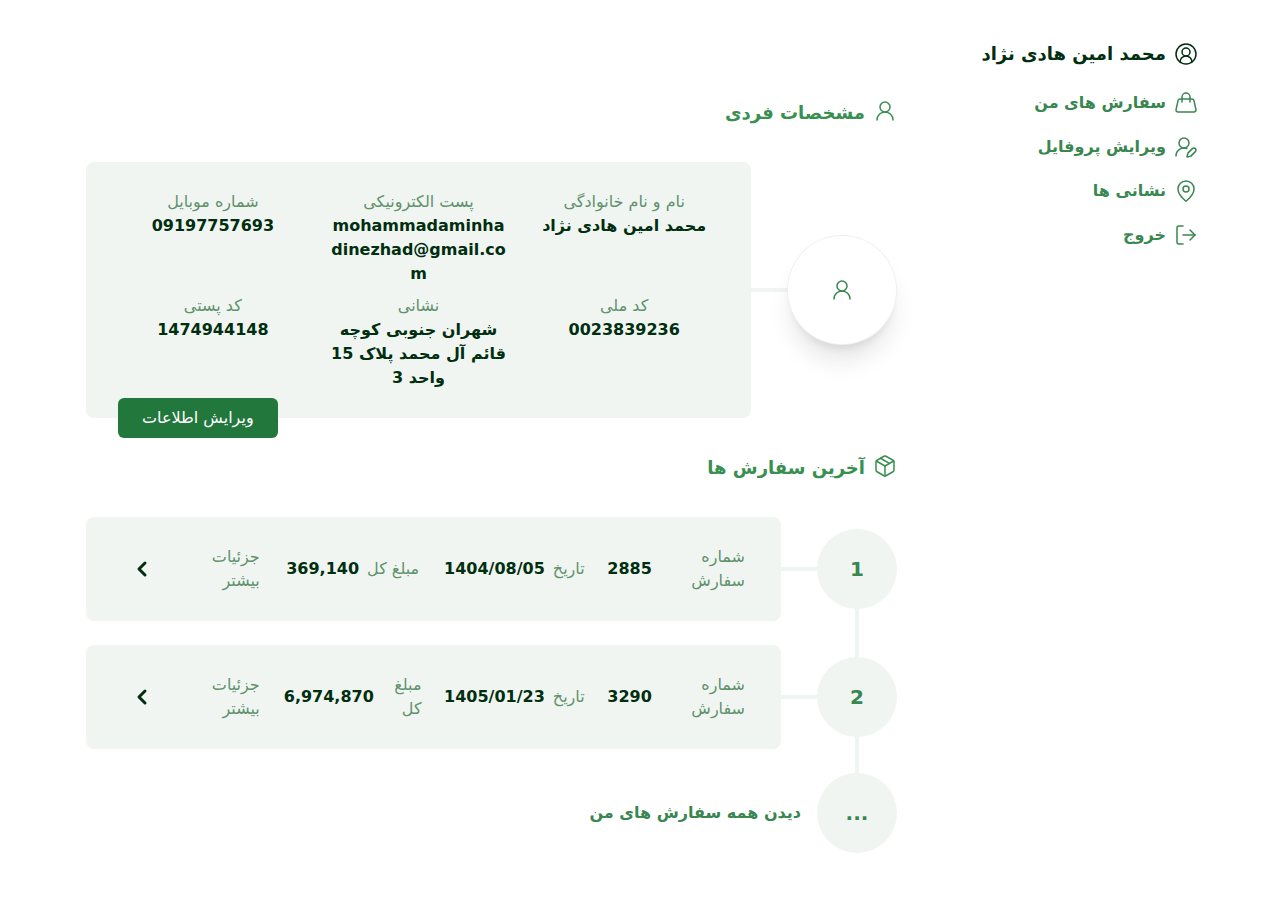
<file: index.html>
<!doctype html>
<html lang="fa" dir="rtl">
  <head>
    <meta charset="UTF-8" />
    <meta name="viewport" content="width=device-width, initial-scale=1.0" />
    <title>حساب کاربری</title>
    <link rel="stylesheet" href="assets/css/bootstrap.min.css" />
    <link rel="stylesheet" href="assets/css/style.css" />
    <style>
      .info-wrapper {
        gap: 36px;
      }

      .info {
        gap: 48px;
      }

      .h-line--person {
        position: relative;
      }

      .h-line--person::before {
        content: '';
        background-color: rgb(240, 245, 242);
        width: 110px;
        height: 4px;
        right: 50%;
        position: absolute;
        z-index: -1000;
      }

      .h-line--order {
        position: relative;
      }

      .h-line--order::before {
        content: '';
        background-color: rgb(240, 245, 242);
        width: 110px;
        height: 4px;
        right: 50%;
        position: absolute;
        z-index: -1000;
      }

      .info-link {
        position: absolute;
        text-decoration: none;
        border-radius: 6px;
        background: rgb(34, 120, 60);
        color: rgb(255, 255, 255);
        padding: 8px 24px;
        bottom: -20px;
        left: 20px;
      }

      .v-line {
        position: relative;
      }

      .v-line::after {
        content: '';
        background-color: rgb(240, 245, 242);
        width: 120px;
        height: 4px;
        position: absolute;
        top: 125%;
        transform: rotate(90deg);
        z-index: -1000;
      }

      .more-details:hover {
        background-color: rgb(230, 235, 232);
      }

      @media (max-width: 991.98px) {
        .desktop {
          display: none !important;
        }

        .mobile {
          display: block !important;
        }
      }
    </style>
  </head>
  <body>
    <div class="pt-4 pb-4">
      <div class="container-lg">
        <div class="header">
          <div class="d-flex py-3">
            <a
              href="index.html"
              class="d-flex align-items-center gap-2 text-decoration-none"
              style="color: rgb(1, 46, 15)"
            >
              <svg
                xmlns="http://www.w3.org/2000/svg"
                width="24"
                height="24"
                viewBox="0 0 24 24"
                fill="none"
                stroke="currentColor"
                stroke-width="1.5"
                stroke-linecap="round"
                stroke-linejoin="round"
                class="lucide lucide-circle-user-round-icon lucide-circle-user-round"
              >
                <path d="M18 20a6 6 0 0 0-12 0" />
                <circle cx="12" cy="10" r="4" />
                <circle cx="12" cy="12" r="10" />
              </svg>
              <span class="fw-semibold" style="font-size: 18px"
                >محمد امین هادی نژاد</span
              >
            </a>
          </div>
        </div>

        <div class="desktop">
          <div class="row">
            <div class="col-lg-3">
              <div class="sidebar">
                <ul class="list-unstyled p-0">
                  <li class="nav-item mb-1">
                    <a
                      href="site/orders.html"
                      class="nav-link d-flex align-items-center gap-2 py-2"
                    >
                      <svg
                        xmlns="http://www.w3.org/2000/svg"
                        width="24"
                        height="24"
                        viewBox="0 0 24 24"
                        fill="none"
                        stroke="currentColor"
                        stroke-width="1.5"
                        stroke-linecap="round"
                        stroke-linejoin="round"
                        class="lucide lucide-handbag"
                      >
                        <path
                          d="M2.048 18.566A2 2 0 0 0 4 21h16a2 2 0 0 0 1.952-2.434l-2-9A2 2 0 0 0 18 8H6a2 2 0 0 0-1.952 1.566z"
                        />
                        <path d="M8 11V6a4 4 0 0 1 8 0v5" />
                      </svg>
                      <span class="fw-semibold">سفارش های من</span>
                    </a>
                  </li>
                  <li class="nav-item mb-1">
                    <a
                      href="site/profile.html"
                      class="nav-link d-flex align-items-center gap-2 py-2"
                    >
                      <svg
                        xmlns="http://www.w3.org/2000/svg"
                        width="24"
                        height="24"
                        viewBox="0 0 24 24"
                        fill="none"
                        stroke="currentColor"
                        stroke-width="1.5"
                        stroke-linecap="round"
                        stroke-linejoin="round"
                        class="lucide lucide-user-round-pen"
                      >
                        <path d="M2 21a8 8 0 0 1 10.821-7.487" />
                        <path
                          d="M21.378 16.626a1 1 0 0 0-3.004-3.004l-4.01 4.012a2 2 0 0 0-.506.854l-.837 2.87a.5.5 0 0 0 .62.62l2.87-.837a2 2 0 0 0 .854-.506z"
                        />
                        <circle cx="10" cy="8" r="5" />
                      </svg>
                      <span class="fw-semibold">ویرایش پروفایل</span>
                    </a>
                  </li>
                  <li class="nav-item mb-1">
                    <a
                      href="site/locations.html"
                      class="nav-link d-flex align-items-center gap-2 py-2"
                    >
                      <svg
                        xmlns="http://www.w3.org/2000/svg"
                        width="24"
                        height="24"
                        viewBox="0 0 24 24"
                        fill="none"
                        stroke="currentColor"
                        stroke-width="1.5"
                        stroke-linecap="round"
                        stroke-linejoin="round"
                        class="lucide lucide-map-pin"
                      >
                        <path
                          d="M20 10c0 4.993-5.539 10.193-7.399 11.799a1 1 0 0 1-1.202 0C9.539 20.193 4 14.993 4 10a8 8 0 0 1 16 0"
                        />
                        <circle cx="12" cy="10" r="3" />
                      </svg>
                      <span class="fw-semibold">نشانی ها</span>
                    </a>
                  </li>
                  <li class="nav-item mb-1">
                    <a
                      href="#"
                      class="nav-link d-flex align-items-center gap-2 py-2"
                    >
                      <svg
                        xmlns="http://www.w3.org/2000/svg"
                        width="24"
                        height="24"
                        viewBox="0 0 24 24"
                        fill="none"
                        stroke="currentColor"
                        stroke-width="1.5"
                        stroke-linecap="round"
                        stroke-linejoin="round"
                        class="lucide lucide-log-out"
                      >
                        <path d="m16 17 5-5-5-5" />
                        <path d="M21 12H9" />
                        <path d="M9 21H5a2 2 0 0 1-2-2V5a2 2 0 0 1 2-2h4" />
                      </svg>
                      <span class="fw-semibold">خروج</span>
                    </a>
                  </li>
                </ul>
              </div>
            </div>

            <div class="col-lg-9">
              <div class="content py-3">
                <div class="info-wrapper d-flex flex-column px-3">
                  <div class="d-flex gap-2" style="color: rgb(56, 143, 80)">
                    <svg
                      xmlns="http://www.w3.org/2000/svg"
                      width="24"
                      height="24"
                      viewBox="0 0 24 24"
                      fill="none"
                      stroke="currentColor"
                      stroke-width="1.5"
                      stroke-linecap="round"
                      stroke-linejoin="round"
                      class="lucide lucide-user-round-icon lucide-user-round"
                    >
                      <circle cx="12" cy="8" r="5" />
                      <path d="M20 21a8 8 0 0 0-16 0" />
                    </svg>
                    <span class="fw-bold" style="font-size: 18px"
                      >مشخصات فردی</span
                    >
                  </div>
                  <div class="info info--person d-flex align-items-center">
                    <div
                      class="d-flex align-items-center justify-content-center"
                    >
                      <span
                        class="h-line--person rounded-circle d-flex align-items-center justify-content-center"
                        style="
                          width: 110px;
                          height: 110px;
                          box-shadow:
                            0 20px 25px -5px rgba(0, 0, 0, 0.1),
                            0 8px 10px -6px rgba(0, 0, 0, 0.1);
                          background-color: rgb(255, 255, 255);
                          color: rgb(56, 134, 80);
                          border: 1px solid rgba(0, 0, 0, 0.06);
                          font-size: 20px;
                          font-weight: bold;
                        "
                      >
                        <svg
                          xmlns="http://www.w3.org/2000/svg"
                          width="24"
                          height="24"
                          viewBox="0 0 24 24"
                          fill="none"
                          stroke="currentColor"
                          stroke-width="1.5"
                          stroke-linecap="round"
                          stroke-linejoin="round"
                          class="lucide lucide-user-round"
                        >
                          <circle cx="12" cy="8" r="5" />
                          <path d="M20 21a8 8 0 0 0-16 0" />
                        </svg>
                      </span>
                    </div>
                    <div class="text-center position-relative">
                      <div
                        class="info-items row rounded-3 p-4"
                        style="background-color: rgb(240, 245, 242)"
                      >
                        <div class="col-md-4 col-sm-6 col-12">
                          <div
                            class="d-flex flex-column align-items-center justify-content-center mt-1 mb-1"
                          >
                            <p
                              class="m-0"
                              style="color: rgb(95, 145, 108); font-weight: 500"
                            >
                              نام و نام خانوادگی
                            </p>
                            <p
                              class="m-0 fw-bold"
                              style="color: rgb(1, 46, 15)"
                            >
                              محمد امین هادی نژاد
                            </p>
                          </div>
                        </div>
                        <div class="col-md-4 col-sm-6 col-12">
                          <div
                            class="d-flex flex-column align-items-center justify-content-center mt-1 mb-1"
                          >
                            <p
                              class="m-0"
                              style="color: rgb(95, 145, 108); font-weight: 500"
                            >
                              پست الکترونیکی
                            </p>
                            <p
                              class="m-0 fw-bold"
                              style="
                                color: rgb(1, 46, 15);
                                word-break: break-word;
                              "
                            >
                              mohammadaminhadinezhad@gmail.com
                            </p>
                          </div>
                        </div>
                        <div class="col-md-4 col-sm-6 col-12">
                          <div
                            class="d-flex flex-column align-items-center justify-content-center mt-1 mb-1"
                          >
                            <p
                              class="m-0"
                              style="color: rgb(95, 145, 108); font-weight: 500"
                            >
                              شماره موبایل
                            </p>
                            <p
                              class="m-0 fw-bold"
                              style="color: rgb(1, 46, 15)"
                            >
                              09197757693
                            </p>
                          </div>
                        </div>
                        <div class="col-md-4 col-sm-6 col-12">
                          <div
                            class="d-flex flex-column align-items-center justify-content-center mt-1 mb-1"
                          >
                            <p
                              class="m-0"
                              style="color: rgb(95, 145, 108); font-weight: 500"
                            >
                              کد ملی
                            </p>
                            <p
                              class="m-0 fw-bold"
                              style="color: rgb(1, 46, 15)"
                            >
                              0023839236
                            </p>
                          </div>
                        </div>
                        <div class="col-md-4 col-sm-6 col-12">
                          <div
                            class="d-flex flex-column align-items-center justify-content-center mt-1 mb-1"
                          >
                            <p
                              class="m-0"
                              style="color: rgb(95, 145, 108); font-weight: 500"
                            >
                              نشانی
                            </p>
                            <p
                              class="m-0 fw-bold"
                              style="color: rgb(1, 46, 15)"
                            >
                              شهران جنوبی کوچه قائم آل محمد پلاک 15 واحد 3
                            </p>
                          </div>
                        </div>
                        <div class="col-md-4 col-sm-6 col-12">
                          <div
                            class="d-flex flex-column align-items-center justify-content-center mt-1 mb-4"
                          >
                            <p
                              class="m-0"
                              style="color: rgb(95, 145, 108); font-weight: 500"
                            >
                              کد پستی
                            </p>
                            <p
                              class="m-0 fw-bold"
                              style="color: rgb(1, 46, 15)"
                            >
                              1474944148
                            </p>
                          </div>
                        </div>
                      </div>
                      <a href="site/profile.html" class="info-link">
                        ویرایش اطلاعات
                      </a>
                    </div>
                  </div>

                  <div class="d-flex gap-2" style="color: rgb(56, 143, 80)">
                    <svg
                      xmlns="http://www.w3.org/2000/svg"
                      width="24"
                      height="24"
                      viewBox="0 0 24 24"
                      fill="none"
                      stroke="currentColor"
                      stroke-width="1.5"
                      stroke-linecap="round"
                      stroke-linejoin="round"
                      class="lucide lucide-package-icon lucide-package"
                    >
                      <path
                        d="M11 21.73a2 2 0 0 0 2 0l7-4A2 2 0 0 0 21 16V8a2 2 0 0 0-1-1.73l-7-4a2 2 0 0 0-2 0l-7 4A2 2 0 0 0 3 8v8a2 2 0 0 0 1 1.73z"
                      />
                      <path d="M12 22V12" />
                      <polyline points="3.29 7 12 12 20.71 7" />
                      <path d="m7.5 4.27 9 5.15" />
                    </svg>
                    <span class="fw-bold" style="font-size: 18px"
                      >آخرین سفارش ها</span
                    >
                  </div>
                  <div class="pb-4">
                    <div class="mb-4">
                      <div class="info info--order d-flex align-items-center">
                        <div
                          class="d-flex align-items-center justify-content-center"
                        >
                          <span
                            class="h-line--order v-line rounded-circle d-flex align-items-center justify-content-center"
                            style="
                              width: 80px;
                              height: 80px;
                              background-color: rgb(240, 245, 242);
                              font-size: 20px;
                              font-weight: bold;
                              color: rgb(56, 134, 80);
                            "
                          >
                            1
                          </span>
                        </div>
                        <div class="w-100">
                          <div
                            class="info-items row align-items-center justify-content-center position-relative rounded-3 p-4"
                            style="background-color: rgb(240, 245, 242)"
                          >
                            <div class="col-sm-3 col-12">
                              <div
                                class="d-flex align-items-center justify-content-center gap-2 mt-1 mb-1"
                              >
                                <p
                                  class="mb-0"
                                  style="
                                    color: rgb(95, 145, 108);
                                    font-weight: 500;
                                  "
                                >
                                  شماره سفارش
                                </p>
                                <p
                                  class="mb-0 fw-bold"
                                  style="color: rgb(1, 46, 15)"
                                >
                                  2885
                                </p>
                              </div>
                            </div>
                            <div class="col-sm-3 col-12">
                              <div
                                class="d-flex align-items-center justify-content-center gap-2 mt-1 mb-1"
                              >
                                <p
                                  class="mb-0"
                                  style="
                                    color: rgb(95, 145, 108);
                                    font-weight: 500;
                                  "
                                >
                                  تاریخ
                                </p>
                                <p
                                  class="mb-0 fw-bold"
                                  style="color: rgb(1, 46, 15)"
                                >
                                  1404/08/05
                                </p>
                              </div>
                            </div>
                            <div class="col-sm-3 col-12">
                              <div
                                class="d-flex align-items-center justify-content-center gap-2 mt-1 mb-1"
                              >
                                <p
                                  class="mb-0"
                                  style="
                                    color: rgb(95, 145, 108);
                                    font-weight: 500;
                                  "
                                >
                                  مبلغ کل
                                </p>
                                <p
                                  class="mb-0 fw-bold"
                                  style="color: rgb(1, 46, 15)"
                                >
                                  369,140
                                </p>
                              </div>
                            </div>
                            <div class="col-sm-3 col-12">
                              <div
                                class="d-flex align-items-center justify-content-center gap-2 mt-1 mb-1"
                              >
                                <p
                                  class="mb-0"
                                  style="
                                    color: rgb(95, 145, 108);
                                    font-weight: 500;
                                  "
                                >
                                  جزئیات بیشتر
                                </p>
                                <a
                                  href="site/orders/order-detail.html"
                                  class="more-details d-flex p-2 rounded-circle"
                                  style="color: rgb(1, 46, 15)"
                                >
                                  <svg
                                    xmlns="http://www.w3.org/2000/svg"
                                    width="24"
                                    height="24"
                                    viewBox="0 0 24 24"
                                    fill="none"
                                    stroke="currentColor"
                                    stroke-width="3"
                                    stroke-linecap="round"
                                    stroke-linejoin="round"
                                    class="lucide lucide-chevron-left-icon lucide-chevron-left"
                                  >
                                    <path d="m15 18-6-6 6-6" />
                                  </svg>
                                </a>
                              </div>
                            </div>
                          </div>
                        </div>
                      </div>
                    </div>
                    <div class="mb-4">
                      <div class="info info--order d-flex align-items-center">
                        <div
                          class="d-flex align-items-center justify-content-center"
                        >
                          <span
                            class="h-line--order v-line rounded-circle d-flex align-items-center justify-content-center"
                            style="
                              width: 80px;
                              height: 80px;
                              background-color: rgb(240, 245, 242);
                              font-size: 20px;
                              font-weight: bold;
                              color: rgb(56, 134, 80);
                            "
                          >
                            2
                          </span>
                        </div>
                        <div class="w-100">
                          <div
                            class="info-items row align-items-center justify-content-center position-relative rounded-3 p-4"
                            style="background-color: rgb(240, 245, 242)"
                          >
                            <div class="col-sm-3 col-12">
                              <div
                                class="d-flex align-items-center justify-content-center gap-2 mt-1 mb-1"
                              >
                                <p
                                  class="mb-0"
                                  style="
                                    color: rgb(95, 145, 108);
                                    font-weight: 500;
                                  "
                                >
                                  شماره سفارش
                                </p>
                                <p
                                  class="mb-0 fw-bold"
                                  style="color: rgb(1, 46, 15)"
                                >
                                  3290
                                </p>
                              </div>
                            </div>
                            <div class="col-sm-3 col-12">
                              <div
                                class="d-flex align-items-center justify-content-center gap-2 mt-1 mb-1"
                              >
                                <p
                                  class="mb-0"
                                  style="
                                    color: rgb(95, 145, 108);
                                    font-weight: 500;
                                  "
                                >
                                  تاریخ
                                </p>
                                <p
                                  class="mb-0 fw-bold"
                                  style="color: rgb(1, 46, 15)"
                                >
                                  1405/01/23
                                </p>
                              </div>
                            </div>
                            <div class="col-sm-3 col-12">
                              <div
                                class="d-flex align-items-center justify-content-center gap-2 mt-1 mb-1"
                              >
                                <p
                                  class="mb-0"
                                  style="
                                    color: rgb(95, 145, 108);
                                    font-weight: 500;
                                  "
                                >
                                  مبلغ کل
                                </p>
                                <p
                                  class="mb-0 fw-bold"
                                  style="color: rgb(1, 46, 15)"
                                >
                                  6,974,870
                                </p>
                              </div>
                            </div>
                            <div class="col-sm-3 col-12">
                              <div
                                class="d-flex align-items-center justify-content-center gap-2 mt-1 mb-1"
                              >
                                <p
                                  class="mb-0"
                                  style="
                                    color: rgb(95, 145, 108);
                                    font-weight: 500;
                                  "
                                >
                                  جزئیات بیشتر
                                </p>
                                <a
                                  href="site/orders/order-detail.html"
                                  class="more-details d-flex p-2 rounded-circle"
                                  style="color: rgb(1, 46, 15)"
                                >
                                  <svg
                                    xmlns="http://www.w3.org/2000/svg"
                                    width="24"
                                    height="24"
                                    viewBox="0 0 24 24"
                                    fill="none"
                                    stroke="currentColor"
                                    stroke-width="3"
                                    stroke-linecap="round"
                                    stroke-linejoin="round"
                                    class="lucide lucide-chevron-left-icon lucide-chevron-left"
                                  >
                                    <path d="m15 18-6-6 6-6" />
                                  </svg>
                                </a>
                              </div>
                            </div>
                          </div>
                        </div>
                      </div>
                    </div>
                    <div class="d-flex align-items-center gap-3">
                      <div
                        class="d-flex align-items-center justify-content-center"
                      >
                        <span
                          class="rounded-circle d-flex align-items-center justify-content-center"
                          style="
                            width: 80px;
                            height: 80px;
                            background-color: rgb(240, 245, 242);
                            font-size: 20px;
                            font-weight: bold;
                            color: rgb(56, 134, 80);
                          "
                        >
                          ...
                        </span>
                      </div>
                      <div>
                        <a
                          href="site/orders.html"
                          class="text-decoration-none"
                          style="color: rgb(56, 134, 80); font-weight: bold"
                        >
                          <p class="m-0">دیدن همه سفارش های من</p>
                        </a>
                      </div>
                    </div>
                  </div>
                </div>
              </div>
            </div>
          </div>
        </div>

        <div class="mobile d-none">
          <div>
            <p class="fw-semibold" style="font-size: 14px">
              محمد امین هادی نژاد
            </p>
          </div>
          <div class="d-flex justify-content-end mb-4">
            <a
              href="#"
              class="text-decoration-none d-flex align-items-center justify-content-center gap-2"
              style="
                width: 100px;
                height: 40px;
                border: 1.5px solid rgb(34, 120, 60);
                border-radius: 8px;
                background: rgb(255, 255, 255);
                color: rgb(34, 120, 60);
              "
            >
              <svg
                xmlns="http://www.w3.org/2000/svg"
                width="18"
                height="18"
                viewBox="0 0 24 24"
                fill="none"
                stroke="currentColor"
                stroke-width="1.5"
                stroke-linecap="round"
                stroke-linejoin="round"
                class="lucide lucide-log-out"
              >
                <path d="m16 17 5-5-5-5" />
                <path d="M21 12H9" />
                <path d="M9 21H5a2 2 0 0 1-2-2V5a2 2 0 0 1 2-2h4" />
              </svg>
              <span style="font-size: 12px">خروج</span>
            </a>
          </div>
          <div class="d-flex flex-column">
            <ul class="list-unstyled p-0">
              <li class="nav-item">
                <a
                  href="site/orders.html"
                  class="nav-link d-flex justify-content-between py-2 px-2"
                  style="border-bottom: 1px solid rgba(145, 188, 158, 0.5)"
                >
                  <div class="d-flex align-items-center gap-2">
                    <svg
                      xmlns="http://www.w3.org/2000/svg"
                      width="24"
                      height="24"
                      viewBox="0 0 24 24"
                      fill="none"
                      stroke="currentColor"
                      stroke-width="1.5"
                      stroke-linecap="round"
                      stroke-linejoin="round"
                      class="lucide lucide-handbag"
                    >
                      <path
                        d="M2.048 18.566A2 2 0 0 0 4 21h16a2 2 0 0 0 1.952-2.434l-2-9A2 2 0 0 0 18 8H6a2 2 0 0 0-1.952 1.566z"
                      />
                      <path d="M8 11V6a4 4 0 0 1 8 0v5" />
                    </svg>
                    <span class="fw-semibold" style="font-size: 14px"
                      >سفارش های من</span
                    >
                  </div>
                  <svg
                    xmlns="http://www.w3.org/2000/svg"
                    width="24"
                    height="24"
                    viewBox="0 0 24 24"
                    fill="none"
                    stroke="currentColor"
                    stroke-width="2"
                    stroke-linecap="round"
                    stroke-linejoin="round"
                    class="lucide lucide-chevron-left-icon lucide-chevron-left"
                  >
                    <path d="m15 18-6-6 6-6" />
                  </svg>
                </a>
              </li>
              <li class="nav-item">
                <a
                  href="site/profile.html"
                  class="nav-link d-flex justify-content-between py-2 px-2"
                  style="border-bottom: 1px solid rgba(145, 188, 158, 0.5)"
                >
                  <div class="d-flex align-items-center gap-2">
                    <svg
                      xmlns="http://www.w3.org/2000/svg"
                      width="24"
                      height="24"
                      viewBox="0 0 24 24"
                      fill="none"
                      stroke="currentColor"
                      stroke-width="1.5"
                      stroke-linecap="round"
                      stroke-linejoin="round"
                      class="lucide lucide-user-round-pen"
                    >
                      <path d="M2 21a8 8 0 0 1 10.821-7.487" />
                      <path
                        d="M21.378 16.626a1 1 0 0 0-3.004-3.004l-4.01 4.012a2 2 0 0 0-.506.854l-.837 2.87a.5.5 0 0 0 .62.62l2.87-.837a2 2 0 0 0 .854-.506z"
                      />
                      <circle cx="10" cy="8" r="5" />
                    </svg>
                    <span class="fw-semibold" style="font-size: 14px"
                      >ویرایش پروفایل</span
                    >
                  </div>
                  <svg
                    xmlns="http://www.w3.org/2000/svg"
                    width="24"
                    height="24"
                    viewBox="0 0 24 24"
                    fill="none"
                    stroke="currentColor"
                    stroke-width="2"
                    stroke-linecap="round"
                    stroke-linejoin="round"
                    class="lucide lucide-chevron-left-icon lucide-chevron-left"
                  >
                    <path d="m15 18-6-6 6-6" />
                  </svg>
                </a>
              </li>
              <li class="nav-item">
                <a
                  href="site/locations.html"
                  class="nav-link d-flex justify-content-between py-2 px-2"
                  style="border-bottom: 1px solid rgba(145, 188, 158, 0.5)"
                >
                  <div class="d-flex align-items-center gap-2">
                    <svg
                      xmlns="http://www.w3.org/2000/svg"
                      width="24"
                      height="24"
                      viewBox="0 0 24 24"
                      fill="none"
                      stroke="currentColor"
                      stroke-width="1.5"
                      stroke-linecap="round"
                      stroke-linejoin="round"
                      class="lucide lucide-map-pin"
                    >
                      <path
                        d="M20 10c0 4.993-5.539 10.193-7.399 11.799a1 1 0 0 1-1.202 0C9.539 20.193 4 14.993 4 10a8 8 0 0 1 16 0"
                      />
                      <circle cx="12" cy="10" r="3" />
                    </svg>
                    <span class="fw-semibold" style="font-size: 14px"
                      >نشانی ها</span
                    >
                  </div>
                  <svg
                    xmlns="http://www.w3.org/2000/svg"
                    width="24"
                    height="24"
                    viewBox="0 0 24 24"
                    fill="none"
                    stroke="currentColor"
                    stroke-width="2"
                    stroke-linecap="round"
                    stroke-linejoin="round"
                    class="lucide lucide-chevron-left-icon lucide-chevron-left"
                  >
                    <path d="m15 18-6-6 6-6" />
                  </svg>
                </a>
              </li>
              <li class="nav-item">
                <a
                  href="#"
                  class="nav-link d-flex justify-content-between py-2 px-2"
                  style="border-bottom: 1px solid rgba(145, 188, 158, 0.5)"
                >
                  <div class="d-flex align-items-center gap-2">
                    <svg
                      xmlns="http://www.w3.org/2000/svg"
                      width="24"
                      height="24"
                      viewBox="0 0 24 24"
                      fill="none"
                      stroke="currentColor"
                      stroke-width="1.5"
                      stroke-linecap="round"
                      stroke-linejoin="round"
                      class="lucide lucide-log-out"
                    >
                      <path d="m16 17 5-5-5-5" />
                      <path d="M21 12H9" />
                      <path d="M9 21H5a2 2 0 0 1-2-2V5a2 2 0 0 1 2-2h4" />
                    </svg>
                    <span class="fw-semibold" style="font-size: 14px"
                      >خروج</span
                    >
                  </div>
                  <svg
                    xmlns="http://www.w3.org/2000/svg"
                    width="24"
                    height="24"
                    viewBox="0 0 24 24"
                    fill="none"
                    stroke="currentColor"
                    stroke-width="2"
                    stroke-linecap="round"
                    stroke-linejoin="round"
                    class="lucide lucide-chevron-left-icon lucide-chevron-left"
                  >
                    <path d="m15 18-6-6 6-6" />
                  </svg>
                </a>
              </li>
            </ul>
          </div>
        </div>
      </div>
    </div>

    <script src="assets/js/bootstrap.bundle.min.js"></script>
    <script src="assets/js/script.js"></script>
  </body>
</html>
</file>
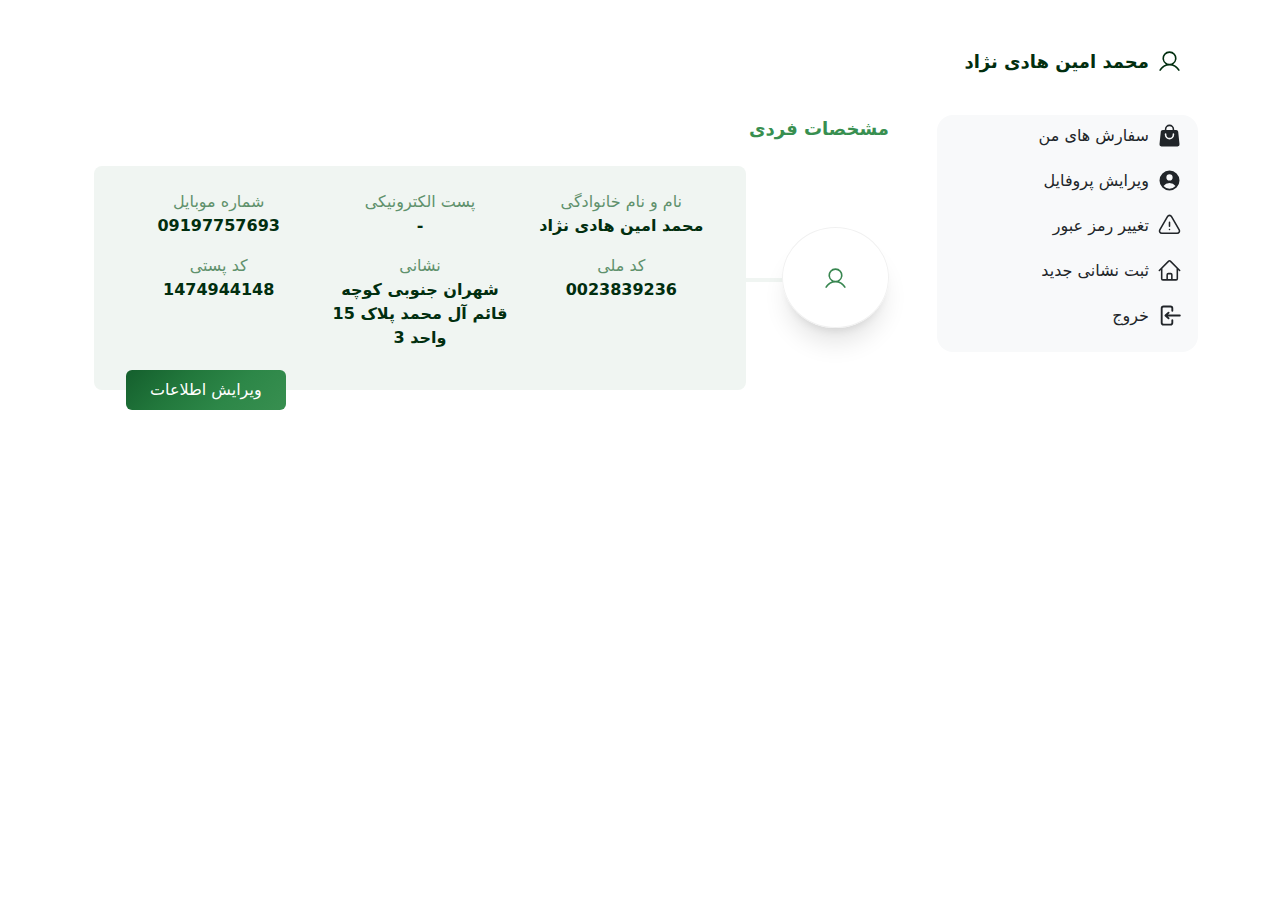
<file: me.html>
<!DOCTYPE html>
<html lang="fa" dir="rtl">
  <head>
    <meta charset="UTF-8" />
    <meta name="viewport" content="width=device-width, initial-scale=1.0" />
    <title>حساب کاربری</title>
    <link rel="stylesheet" href="style.css" />
    <link rel="stylesheet" href="bootstrap/bootstrap.min.css" />
  </head>

  <style>
    .info-wrapper {
      gap: 24px;
    }

    .info {
      gap: 48px;
    }

    .info-items::before {
      content: '';
      background-color: rgb(240, 245, 242);
      width: 100px;
      height: 4px;
      position: absolute;
      top: 50%;
      right: -10%;
      z-index: -1000;
    }

    @media (max-width: 700px) {
      .info-wrapper {
        gap: 64px !important;
      }

      .info {
        flex-direction: column !important;
        gap: 84px !important;
      }

      .info-link {
        left: 50% !important;
        transform: translate(-50%) !important;
      }

      .info-items::before {
        right: 50%;
        top: -10%;
        transform: translate(50%) rotate(90deg) !important;
      }
    }
  </style>
  <body>
    <div
      class="d-lg-none position-sticky top-0 px-3 py-2 border-bottom border-1"
      style="background-color: rgba(255, 255, 255); z-index: 1000"
    >
      <button
        class="btn-menu btn-menu--open d-lg-none"
        type="button"
        data-bs-toggle="offcanvas"
        data-bs-target="#sidebarOffcanvas"
      >
        <svg
          class="fi-icon fi-size-lg"
          xmlns="http://www.w3.org/2000/svg"
          fill="none"
          viewBox="0 0 24 24"
          stroke-width="1.5"
          stroke="currentColor"
          aria-hidden="true"
          data-slot="icon"
          width="25px"
        >
          <path
            stroke-linecap="round"
            stroke-linejoin="round"
            d="M3.75 6.75h16.5M3.75 12h16.5m-16.5 5.25h16.5"
          ></path>
        </svg>
      </button>
    </div>
    <div class="pt-4 pb-4">
      <div class="container-lg">
        <div class="header py-4">
          <div class="d-flex px-3">
            <a
              href="me.html"
              class="d-flex align-items-center gap-2 text-decoration-none"
              style="color: rgb(1, 46, 15)"
            >
              <svg
                xmlns="http://www.w3.org/2000/svg"
                width="25px"
                height="25px"
                fill="rgb(1, 46, 15)"
                viewBox="0 0 256 256"
              >
                <path
                  d="M230.92,212c-15.23-26.33-38.7-45.21-66.09-54.16a72,72,0,1,0-73.66,0C63.78,166.78,40.31,185.66,25.08,212a8,8,0,1,0,13.85,8c18.84-32.56,52.14-52,89.07-52s70.23,19.44,89.07,52a8,8,0,1,0,13.85-8ZM72,96a56,56,0,1,1,56,56A56.06,56.06,0,0,1,72,96Z"
                ></path>
              </svg>
              <span class="fw-semibold" style="font-size: 18px"
                >محمد امین هادی نژاد</span
              >
            </a>
          </div>
        </div>
        <div class="py-3">
          <div class="row">
            <div class="col-lg-3">
              <div class="slidebar d-flex flex-column rounded-4">
                <div class="sidebar-content d-none d-lg-flex flex-column">
                  <div class="">
                    <ul class="list-unstyled p-0">
                      <li class="nav-item mb-1">
                        <a
                          href="site/orders.html"
                          class="nav-link d-flex align-items-center gap-2 px-3 py-2 rounded-3"
                        >
                          <svg
                            class="fi-icon fi-size-lg fi-sidebar-item-icon"
                            xmlns="http://www.w3.org/2000/svg"
                            viewBox="0 0 24 24"
                            fill="currentColor"
                            aria-hidden="true"
                            data-slot="icon"
                            width="25px"
                          >
                            <path
                              fill-rule="evenodd"
                              d="M7.5 6v.75H5.513c-.96 0-1.764.724-1.865 1.679l-1.263 12A1.875 1.875 0 0 0 4.25 22.5h15.5a1.875 1.875 0 0 0 1.865-2.071l-1.263-12a1.875 1.875 0 0 0-1.865-1.679H16.5V6a4.5 4.5 0 1 0-9 0ZM12 3a3 3 0 0 0-3 3v.75h6V6a3 3 0 0 0-3-3Zm-3 8.25a3 3 0 1 0 6 0v-.75a.75.75 0 0 1 1.5 0v.75a4.5 4.5 0 1 1-9 0v-.75a.75.75 0 0 1 1.5 0v.75Z"
                              clip-rule="evenodd"
                            ></path>
                          </svg>
                          <span>سفارش های من</span>
                        </a>
                      </li>
                      <li class="nav-item mb-1">
                        <a
                          href="site/profile.html"
                          class="nav-link d-flex align-items-center gap-2 px-3 py-2 rounded-3"
                        >
                          <svg
                            class="fi-icon fi-size-md"
                            xmlns="http://www.w3.org/2000/svg"
                            viewBox="0 0 20 20"
                            fill="currentColor"
                            aria-hidden="true"
                            data-slot="icon"
                            width="25px"
                          >
                            <path
                              fill-rule="evenodd"
                              d="M18 10a8 8 0 1 1-16 0 8 8 0 0 1 16 0Zm-5.5-2.5a2.5 2.5 0 1 1-5 0 2.5 2.5 0 0 1 5 0ZM10 12a5.99 5.99 0 0 0-4.793 2.39A6.483 6.483 0 0 0 10 16.5a6.483 6.483 0 0 0 4.793-2.11A5.99 5.99 0 0 0 10 12Z"
                              clip-rule="evenodd"
                            ></path>
                          </svg>
                          <span class="fw-normal">ویرایش پروفایل</span>
                        </a>
                      </li>
                      <li class="nav-item mb-1">
                        <a
                          href="site/credential.html"
                          class="nav-link d-flex align-items-center gap-2 px-3 py-2 rounded-3"
                        >
                          <svg
                            class="fi-icon fi-size-lg fi-sidebar-item-icon"
                            xmlns="http://www.w3.org/2000/svg"
                            fill="none"
                            viewBox="0 0 24 24"
                            stroke-width="1.5"
                            stroke="currentColor"
                            aria-hidden="true"
                            data-slot="icon"
                            width="25px"
                          >
                            <path
                              stroke-linecap="round"
                              stroke-linejoin="round"
                              d="M12 9v3.75m-9.303 3.376c-.866 1.5.217 3.374 1.948 3.374h14.71c1.73 0 2.813-1.874 1.948-3.374L13.949 3.378c-.866-1.5-3.032-1.5-3.898 0L2.697 16.126ZM12 15.75h.007v.008H12v-.008Z"
                            ></path>
                          </svg>
                          <span>تغییر رمز عبور</span>
                        </a>
                      </li>
                      <li class="nav-item mb-1">
                        <a
                          href="site/location.html"
                          class="nav-link d-flex align-items-center gap-2 px-3 py-2 rounded-3"
                        >
                          <svg
                            class="fi-icon fi-size-lg fi-sidebar-item-icon"
                            xmlns="http://www.w3.org/2000/svg"
                            fill="none"
                            viewBox="0 0 24 24"
                            stroke-width="1.5"
                            stroke="currentColor"
                            aria-hidden="true"
                            data-slot="icon"
                            width="25px"
                          >
                            <path
                              stroke-linecap="round"
                              stroke-linejoin="round"
                              d="m2.25 12 8.954-8.955c.44-.439 1.152-.439 1.591 0L21.75 12M4.5 9.75v10.125c0 .621.504 1.125 1.125 1.125H9.75v-4.875c0-.621.504-1.125 1.125-1.125h2.25c.621 0 1.125.504 1.125 1.125V21h4.125c.621 0 1.125-.504 1.125-1.125V9.75M8.25 21h8.25"
                            ></path>
                          </svg>
                          <span>ثبت نشانی جدید</span>
                        </a>
                      </li>
                      <li class="nav-item mb-1">
                        <a
                          href="https://www.taminfalat.com/"
                          class="nav-link d-flex align-items-center gap-2 px-3 py-2 rounded-3"
                        >
                          <svg
                            class="fi-icon fi-size-md"
                            xmlns="http://www.w3.org/2000/svg"
                            viewBox="0 0 20 20"
                            fill="currentColor"
                            aria-hidden="true"
                            data-slot="icon"
                            width="25px"
                          >
                            <path
                              fill-rule="evenodd"
                              d="M3 4.25A2.25 2.25 0 0 1 5.25 2h5.5A2.25 2.25 0 0 1 13 4.25v2a.75.75 0 0 1-1.5 0v-2a.75.75 0 0 0-.75-.75h-5.5a.75.75 0 0 0-.75.75v11.5c0 .414.336.75.75.75h5.5a.75.75 0 0 0 .75-.75v-2a.75.75 0 0 1 1.5 0v2A2.25 2.25 0 0 1 10.75 18h-5.5A2.25 2.25 0 0 1 3 15.75V4.25Z"
                              clip-rule="evenodd"
                            ></path>
                            <path
                              fill-rule="evenodd"
                              d="M19 10a.75.75 0 0 0-.75-.75H8.704l1.048-.943a.75.75 0 1 0-1.004-1.114l-2.5 2.25a.75.75 0 0 0 0 1.114l2.5 2.25a.75.75 0 1 0 1.004-1.114l-1.048-.943h9.546A.75.75 0 0 0 19 10Z"
                              clip-rule="evenodd"
                            ></path>
                          </svg>
                          <span>خروج</span>
                        </a>
                      </li>
                    </ul>
                  </div>
                </div>
              </div>

              <div
                class="offcanvas offcanvas-end p-0"
                tabindex="-1"
                id="sidebarOffcanvas"
              >
                <div class="mb-2">
                  <div
                    class="d-flex align-items-center justify-content-between p-3"
                  >
                    <div>
                      <a href="https://www.taminfalat.com/">
                        <img
                          src="assets/images/logo.png"
                          alt=""
                          width="170px"
                        />
                      </a>
                    </div>
                    <div>
                      <button
                        class="btn-menu btn-menu--close"
                        type="button"
                        data-bs-toggle="offcanvas"
                        data-bs-target="#sidebarOffcanvas"
                      >
                        <svg
                          class="fi-icon fi-size-lg"
                          xmlns="http://www.w3.org/2000/svg"
                          fill="none"
                          viewBox="0 0 24 24"
                          stroke-width="1.5"
                          stroke="currentColor"
                          aria-hidden="true"
                          data-slot="icon"
                          width="25px"
                        >
                          <path
                            stroke-linecap="round"
                            stroke-linejoin="round"
                            d="M6 18 18 6M6 6l12 12"
                          ></path>
                        </svg>
                      </button>
                    </div>
                  </div>
                </div>

                <div class="">
                  <div class="d-flex p-3">
                    <a
                      href="me.html"
                      class="d-flex align-items-center gap-2 text-decoration-none"
                      style="color: rgb(1, 46, 15)"
                    >
                      <svg
                        xmlns="http://www.w3.org/2000/svg"
                        width="25px"
                        height="25px"
                        fill="rgb(1, 46, 15)"
                        viewBox="0 0 256 256"
                      >
                        <path
                          d="M230.92,212c-15.23-26.33-38.7-45.21-66.09-54.16a72,72,0,1,0-73.66,0C63.78,166.78,40.31,185.66,25.08,212a8,8,0,1,0,13.85,8c18.84-32.56,52.14-52,89.07-52s70.23,19.44,89.07,52a8,8,0,1,0,13.85-8ZM72,96a56,56,0,1,1,56,56A56.06,56.06,0,0,1,72,96Z"
                        ></path>
                      </svg>
                      <span class="fw-semibold" style="font-size: 18px"
                        >محمد امین هادی نژاد</span
                      >
                    </a>
                  </div>
                </div>

                <div class="">
                  <ul class="list-unstyled p-0">
                    <li class="nav-item mb-1">
                      <a
                        href="site/orders.html"
                        class="nav-link d-flex align-items-center gap-2 px-3 py-2 rounded-3"
                      >
                        <svg
                          class="fi-icon fi-size-lg fi-sidebar-item-icon"
                          xmlns="http://www.w3.org/2000/svg"
                          viewBox="0 0 24 24"
                          fill="currentColor"
                          aria-hidden="true"
                          data-slot="icon"
                          width="25px"
                        >
                          <path
                            fill-rule="evenodd"
                            d="M7.5 6v.75H5.513c-.96 0-1.764.724-1.865 1.679l-1.263 12A1.875 1.875 0 0 0 4.25 22.5h15.5a1.875 1.875 0 0 0 1.865-2.071l-1.263-12a1.875 1.875 0 0 0-1.865-1.679H16.5V6a4.5 4.5 0 1 0-9 0ZM12 3a3 3 0 0 0-3 3v.75h6V6a3 3 0 0 0-3-3Zm-3 8.25a3 3 0 1 0 6 0v-.75a.75.75 0 0 1 1.5 0v.75a4.5 4.5 0 1 1-9 0v-.75a.75.75 0 0 1 1.5 0v.75Z"
                            clip-rule="evenodd"
                          ></path>
                        </svg>
                        <span>سفارش های من</span>
                      </a>
                    </li>
                    <li class="nav-item mb-1">
                      <a
                        href="site/profile.html"
                        class="nav-link d-flex align-items-center gap-2 px-3 py-2 rounded-3"
                      >
                        <svg
                          class="fi-icon fi-size-md"
                          xmlns="http://www.w3.org/2000/svg"
                          viewBox="0 0 20 20"
                          fill="currentColor"
                          aria-hidden="true"
                          data-slot="icon"
                          width="25px"
                        >
                          <path
                            fill-rule="evenodd"
                            d="M18 10a8 8 0 1 1-16 0 8 8 0 0 1 16 0Zm-5.5-2.5a2.5 2.5 0 1 1-5 0 2.5 2.5 0 0 1 5 0ZM10 12a5.99 5.99 0 0 0-4.793 2.39A6.483 6.483 0 0 0 10 16.5a6.483 6.483 0 0 0 4.793-2.11A5.99 5.99 0 0 0 10 12Z"
                            clip-rule="evenodd"
                          ></path>
                        </svg>
                        <span class="fw-normal">ویرایش پروفایل</span>
                      </a>
                    </li>
                    <li class="nav-item mb-1">
                      <a
                        href="site/credential.html"
                        class="nav-link d-flex align-items-center gap-2 px-3 py-2 rounded-3"
                      >
                        <svg
                          class="fi-icon fi-size-lg fi-sidebar-item-icon"
                          xmlns="http://www.w3.org/2000/svg"
                          fill="none"
                          viewBox="0 0 24 24"
                          stroke-width="1.5"
                          stroke="currentColor"
                          aria-hidden="true"
                          data-slot="icon"
                          width="25px"
                        >
                          <path
                            stroke-linecap="round"
                            stroke-linejoin="round"
                            d="M12 9v3.75m-9.303 3.376c-.866 1.5.217 3.374 1.948 3.374h14.71c1.73 0 2.813-1.874 1.948-3.374L13.949 3.378c-.866-1.5-3.032-1.5-3.898 0L2.697 16.126ZM12 15.75h.007v.008H12v-.008Z"
                          ></path>
                        </svg>
                        <span>تغییر رمز عبور</span>
                      </a>
                    </li>
                    <li class="nav-item mb-1">
                      <a
                        href="site/location.html"
                        class="nav-link d-flex align-items-center gap-2 px-3 py-2 rounded-3"
                      >
                        <svg
                          class="fi-icon fi-size-lg fi-sidebar-item-icon"
                          xmlns="http://www.w3.org/2000/svg"
                          fill="none"
                          viewBox="0 0 24 24"
                          stroke-width="1.5"
                          stroke="currentColor"
                          aria-hidden="true"
                          data-slot="icon"
                          width="25px"
                        >
                          <path
                            stroke-linecap="round"
                            stroke-linejoin="round"
                            d="m2.25 12 8.954-8.955c.44-.439 1.152-.439 1.591 0L21.75 12M4.5 9.75v10.125c0 .621.504 1.125 1.125 1.125H9.75v-4.875c0-.621.504-1.125 1.125-1.125h2.25c.621 0 1.125.504 1.125 1.125V21h4.125c.621 0 1.125-.504 1.125-1.125V9.75M8.25 21h8.25"
                          ></path>
                        </svg>
                        <span>ثبت نشانی جدید</span>
                      </a>
                    </li>
                    <li class="nav-item mb-1">
                      <a
                        href="https://www.taminfalat.com/"
                        class="nav-link d-flex align-items-center gap-2 px-3 py-2 rounded-3"
                      >
                        <svg
                          class="fi-icon fi-size-md"
                          xmlns="http://www.w3.org/2000/svg"
                          viewBox="0 0 20 20"
                          fill="currentColor"
                          aria-hidden="true"
                          data-slot="icon"
                          width="25px"
                        >
                          <path
                            fill-rule="evenodd"
                            d="M3 4.25A2.25 2.25 0 0 1 5.25 2h5.5A2.25 2.25 0 0 1 13 4.25v2a.75.75 0 0 1-1.5 0v-2a.75.75 0 0 0-.75-.75h-5.5a.75.75 0 0 0-.75.75v11.5c0 .414.336.75.75.75h5.5a.75.75 0 0 0 .75-.75v-2a.75.75 0 0 1 1.5 0v2A2.25 2.25 0 0 1 10.75 18h-5.5A2.25 2.25 0 0 1 3 15.75V4.25Z"
                            clip-rule="evenodd"
                          ></path>
                          <path
                            fill-rule="evenodd"
                            d="M19 10a.75.75 0 0 0-.75-.75H8.704l1.048-.943a.75.75 0 1 0-1.004-1.114l-2.5 2.25a.75.75 0 0 0 0 1.114l2.5 2.25a.75.75 0 1 0 1.004-1.114l-1.048-.943h9.546A.75.75 0 0 0 19 10Z"
                            clip-rule="evenodd"
                          ></path>
                        </svg>
                        <span>خروج</span>
                      </a>
                    </li>
                  </ul>
                </div>
              </div>
            </div>

            <div class="col-lg-9">
              <div class="content">
                <div class="info-wrapper d-flex flex-column px-4">
                  <div class="d-flex">
                    <span
                      class="fw-bold"
                      style="font-size: 18px; color: rgb(56, 143, 80)"
                      >مشخصات فردی</span
                    >
                  </div>
                  <div class="info d-flex align-items-center">
                    <div class="">
                      <span
                        class="rounded-circle"
                        style="
                          padding: 40px;
                          box-shadow: 0 20px 25px -5px rgba(0, 0, 0, 0.1),
                            0 8px 10px -6px rgba(0, 0, 0, 0.1);
                          background-color: rgb(255, 255, 255);
                          color: rgb(56, 134, 80);
                          border: 1px solid rgba(0, 0, 0, 0.06);
                        "
                      >
                        <svg
                          xmlns="http://www.w3.org/2000/svg"
                          width="25px"
                          height="25px"
                          fill="rgb(56, 134, 80)"
                          viewBox="0 0 256 256"
                        >
                          <path
                            d="M230.92,212c-15.23-26.33-38.7-45.21-66.09-54.16a72,72,0,1,0-73.66,0C63.78,166.78,40.31,185.66,25.08,212a8,8,0,1,0,13.85,8c18.84-32.56,52.14-52,89.07-52s70.23,19.44,89.07,52a8,8,0,1,0,13.85-8ZM72,96a56,56,0,1,1,56,56A56.06,56.06,0,0,1,72,96Z"
                          ></path>
                        </svg>
                      </span>
                    </div>
                    <div class="text-center position-relative">
                      <div
                        class="row info-items p-4 rounded-3 position-relative"
                        style="background-color: rgb(240, 245, 242)"
                      >
                        <div class="col-md-4 col-sm-6 col-12">
                          <p
                            class="m-0"
                            style="color: rgb(95, 145, 108); font-weight: 500"
                          >
                            نام و نام خانوادگی
                          </p>
                          <p class="fw-bold" style="color: rgb(1, 46, 15)">
                            محمد امین هادی نژاد
                          </p>
                        </div>
                        <div class="col-md-4 col-sm-6 col-12">
                          <p
                            class="m-0"
                            style="color: rgb(95, 145, 108); font-weight: 500"
                          >
                            پست الکترونیکی
                          </p>
                          <p class="fw-bold" style="color: rgb(1, 46, 15)">-</p>
                        </div>
                        <div class="col-md-4 col-sm-6 col-12">
                          <p
                            class="m-0"
                            style="color: rgb(95, 145, 108); font-weight: 500"
                          >
                            شماره موبایل
                          </p>
                          <p class="fw-bold" style="color: rgb(1, 46, 15)">
                            09197757693
                          </p>
                        </div>
                        <div class="col-md-4 col-sm-6 col-12">
                          <p
                            class="m-0"
                            style="color: rgb(95, 145, 108); font-weight: 500"
                          >
                            کد ملی
                          </p>
                          <p class="fw-bold" style="color: rgb(1, 46, 15)">
                            0023839236
                          </p>
                        </div>
                        <div class="col-md-4 col-sm-6 col-12">
                          <p
                            class="m-0"
                            style="color: rgb(95, 145, 108); font-weight: 500"
                          >
                            نشانی
                          </p>
                          <p class="fw-bold" style="color: rgb(1, 46, 15)">
                            شهران جنوبی کوچه قائم آل محمد پلاک 15 واحد 3
                          </p>
                        </div>
                        <div class="col-md-4 col-sm-6 col-12">
                          <p
                            class="m-0"
                            style="color: rgb(95, 145, 108); font-weight: 500"
                          >
                            کد پستی
                          </p>
                          <p class="fw-bold" style="color: rgb(1, 46, 15)">
                            1474944148
                          </p>
                        </div>
                      </div>
                      <a
                        href="site/profile.html"
                        class="info-link text-decoration-none rounded-2 position-absolute"
                        style="
                          background: linear-gradient(
                            135deg,
                            rgb(20, 95, 45) 0%,
                            rgb(34, 120, 60) 35%,
                            rgb(45, 135, 72) 65%,
                            rgb(56, 143, 80) 100%
                          );
                          opacity: 1;
                          color: rgb(255, 255, 255);
                          padding: 8px 24px;
                          bottom: -20px;
                          left: 20px;
                        "
                      >
                        ویرایش اطلاعات
                      </a>
                    </div>
                  </div>
                </div>
              </div>
            </div>
          </div>
        </div>
      </div>
    </div>

    <script src="bootstrap/bootstrap.bundle.min.js"></script>
    <script src="script.js"></script>
  </body>
</html>
</file>
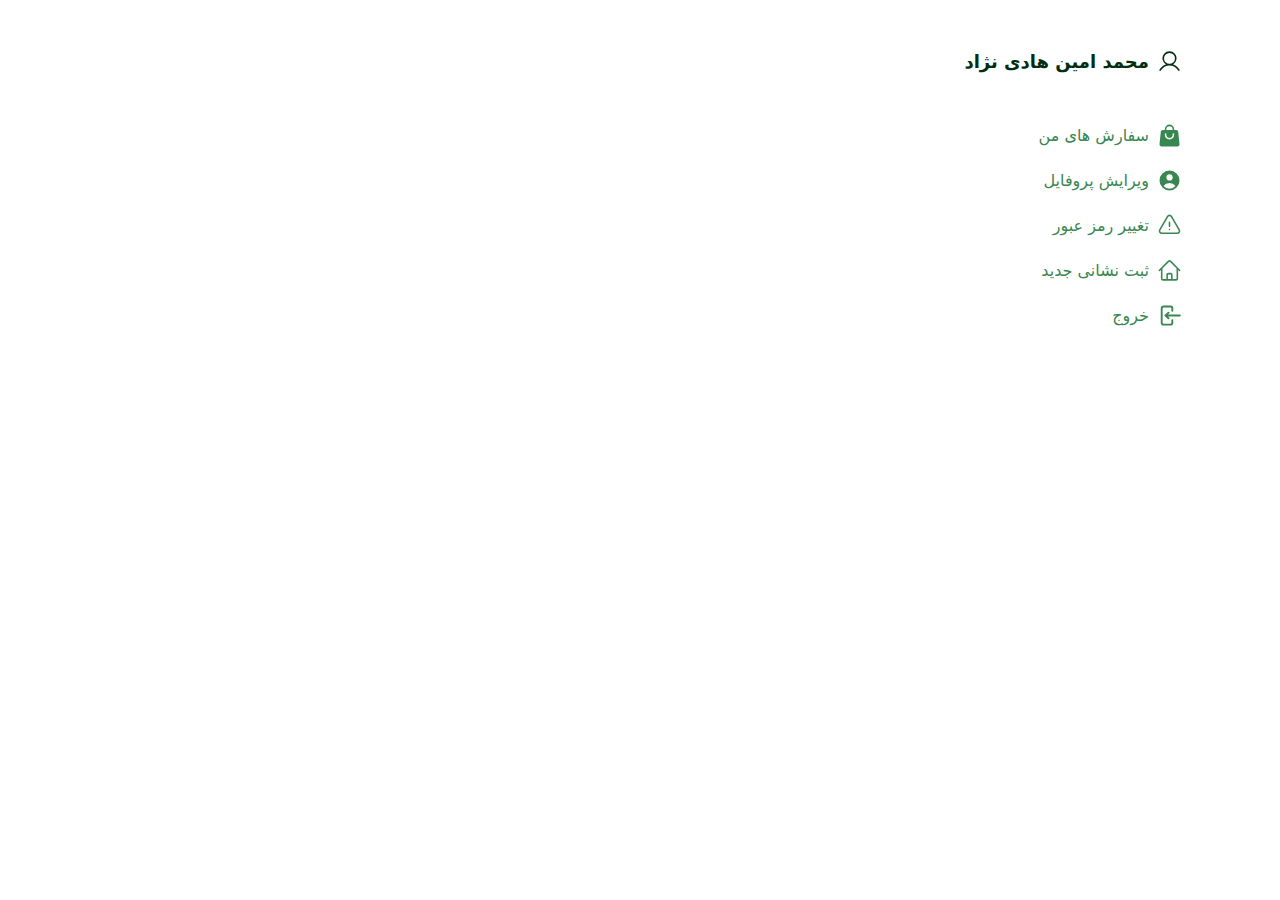
<file: site/credential.html>
<!DOCTYPE html>
<html lang="fa" dir="rtl">
  <head>
    <meta charset="UTF-8" />
    <meta name="viewport" content="width=device-width, initial-scale=1.0" />
    <title>حساب کاربری</title>
    <link rel="stylesheet" href="../assets/css/bootstrap.min.css" />
    <link rel="stylesheet" href="../assets/css/style.css" />
  </head>
  <body>
    <div
      class="d-lg-none position-sticky top-0 px-3 py-2 border-bottom border-1"
      style="background-color: rgba(255, 255, 255); z-index: 1000"
    >
      <button
        class="btn-menu btn-menu--open d-lg-none"
        type="button"
        data-bs-toggle="offcanvas"
        data-bs-target="#sidebarOffcanvas"
      >
        <svg
          class="fi-icon fi-size-lg"
          xmlns="http://www.w3.org/2000/svg"
          fill="none"
          viewBox="0 0 24 24"
          stroke-width="1.5"
          stroke="currentColor"
          aria-hidden="true"
          data-slot="icon"
          width="25px"
        >
          <path
            stroke-linecap="round"
            stroke-linejoin="round"
            d="M3.75 6.75h16.5M3.75 12h16.5m-16.5 5.25h16.5"
          ></path>
        </svg>
      </button>
    </div>
    <div class="pt-4 pb-4">
      <div class="container-lg">
        <div class="header py-4">
          <div class="d-flex px-3">
            <a
              href="../index.html"
              class="d-flex align-items-center gap-2 text-decoration-none"
              style="color: rgb(1, 46, 15)"
            >
              <svg
                xmlns="http://www.w3.org/2000/svg"
                width="25px"
                height="25px"
                fill="rgb(1, 46, 15)"
                viewBox="0 0 256 256"
              >
                <path
                  d="M230.92,212c-15.23-26.33-38.7-45.21-66.09-54.16a72,72,0,1,0-73.66,0C63.78,166.78,40.31,185.66,25.08,212a8,8,0,1,0,13.85,8c18.84-32.56,52.14-52,89.07-52s70.23,19.44,89.07,52a8,8,0,1,0,13.85-8ZM72,96a56,56,0,1,1,56,56A56.06,56.06,0,0,1,72,96Z"
                ></path>
              </svg>
              <span class="fw-semibold" style="font-size: 18px"
                >محمد امین هادی نژاد</span
              >
            </a>
          </div>
        </div>
        <div class="py-3">
          <div class="row">
            <div class="col-lg-3">
              <div class="slidebar d-flex flex-column rounded-4">
                <div class="sidebar-content d-none d-lg-flex flex-column">
                  <div class="">
                    <ul class="list-unstyled p-0">
                      <li class="nav-item mb-1">
                        <a
                          href="orders.html"
                          class="nav-link d-flex align-items-center gap-2 px-3 py-2 rounded-3"
                        >
                          <svg
                            class="fi-icon fi-size-lg fi-sidebar-item-icon"
                            xmlns="http://www.w3.org/2000/svg"
                            viewBox="0 0 24 24"
                            fill="currentColor"
                            aria-hidden="true"
                            data-slot="icon"
                            width="25px"
                          >
                            <path
                              fill-rule="evenodd"
                              d="M7.5 6v.75H5.513c-.96 0-1.764.724-1.865 1.679l-1.263 12A1.875 1.875 0 0 0 4.25 22.5h15.5a1.875 1.875 0 0 0 1.865-2.071l-1.263-12a1.875 1.875 0 0 0-1.865-1.679H16.5V6a4.5 4.5 0 1 0-9 0ZM12 3a3 3 0 0 0-3 3v.75h6V6a3 3 0 0 0-3-3Zm-3 8.25a3 3 0 1 0 6 0v-.75a.75.75 0 0 1 1.5 0v.75a4.5 4.5 0 1 1-9 0v-.75a.75.75 0 0 1 1.5 0v.75Z"
                              clip-rule="evenodd"
                            ></path>
                          </svg>
                          <span>سفارش های من</span>
                        </a>
                      </li>
                      <li class="nav-item mb-1">
                        <a
                          href="profile.html"
                          class="nav-link d-flex align-items-center gap-2 px-3 py-2 rounded-3"
                        >
                          <svg
                            class="fi-icon fi-size-md"
                            xmlns="http://www.w3.org/2000/svg"
                            viewBox="0 0 20 20"
                            fill="currentColor"
                            aria-hidden="true"
                            data-slot="icon"
                            width="25px"
                          >
                            <path
                              fill-rule="evenodd"
                              d="M18 10a8 8 0 1 1-16 0 8 8 0 0 1 16 0Zm-5.5-2.5a2.5 2.5 0 1 1-5 0 2.5 2.5 0 0 1 5 0ZM10 12a5.99 5.99 0 0 0-4.793 2.39A6.483 6.483 0 0 0 10 16.5a6.483 6.483 0 0 0 4.793-2.11A5.99 5.99 0 0 0 10 12Z"
                              clip-rule="evenodd"
                            ></path>
                          </svg>
                          <span class="fw-normal">ویرایش پروفایل</span>
                        </a>
                      </li>
                      <li class="nav-item mb-1">
                        <a
                          href="credential.html"
                          class="nav-link d-flex align-items-center gap-2 px-3 py-2 rounded-3 active"
                        >
                          <svg
                            class="fi-icon fi-size-lg fi-sidebar-item-icon"
                            xmlns="http://www.w3.org/2000/svg"
                            fill="none"
                            viewBox="0 0 24 24"
                            stroke-width="1.5"
                            stroke="currentColor"
                            aria-hidden="true"
                            data-slot="icon"
                            width="25px"
                          >
                            <path
                              stroke-linecap="round"
                              stroke-linejoin="round"
                              d="M12 9v3.75m-9.303 3.376c-.866 1.5.217 3.374 1.948 3.374h14.71c1.73 0 2.813-1.874 1.948-3.374L13.949 3.378c-.866-1.5-3.032-1.5-3.898 0L2.697 16.126ZM12 15.75h.007v.008H12v-.008Z"
                            ></path>
                          </svg>
                          <span>تغییر رمز عبور</span>
                        </a>
                      </li>
                      <li class="nav-item mb-1">
                        <a
                          href="location.html"
                          class="nav-link d-flex align-items-center gap-2 px-3 py-2 rounded-3"
                        >
                          <svg
                            class="fi-icon fi-size-lg fi-sidebar-item-icon"
                            xmlns="http://www.w3.org/2000/svg"
                            fill="none"
                            viewBox="0 0 24 24"
                            stroke-width="1.5"
                            stroke="currentColor"
                            aria-hidden="true"
                            data-slot="icon"
                            width="25px"
                          >
                            <path
                              stroke-linecap="round"
                              stroke-linejoin="round"
                              d="m2.25 12 8.954-8.955c.44-.439 1.152-.439 1.591 0L21.75 12M4.5 9.75v10.125c0 .621.504 1.125 1.125 1.125H9.75v-4.875c0-.621.504-1.125 1.125-1.125h2.25c.621 0 1.125.504 1.125 1.125V21h4.125c.621 0 1.125-.504 1.125-1.125V9.75M8.25 21h8.25"
                            ></path>
                          </svg>
                          <span>ثبت نشانی جدید</span>
                        </a>
                      </li>
                      <li class="nav-item mb-1">
                        <a
                          href="https://www.taminfalat.com/"
                          class="nav-link d-flex align-items-center gap-2 px-3 py-2 rounded-3"
                        >
                          <svg
                            class="fi-icon fi-size-md"
                            xmlns="http://www.w3.org/2000/svg"
                            viewBox="0 0 20 20"
                            fill="currentColor"
                            aria-hidden="true"
                            data-slot="icon"
                            width="25px"
                          >
                            <path
                              fill-rule="evenodd"
                              d="M3 4.25A2.25 2.25 0 0 1 5.25 2h5.5A2.25 2.25 0 0 1 13 4.25v2a.75.75 0 0 1-1.5 0v-2a.75.75 0 0 0-.75-.75h-5.5a.75.75 0 0 0-.75.75v11.5c0 .414.336.75.75.75h5.5a.75.75 0 0 0 .75-.75v-2a.75.75 0 0 1 1.5 0v2A2.25 2.25 0 0 1 10.75 18h-5.5A2.25 2.25 0 0 1 3 15.75V4.25Z"
                              clip-rule="evenodd"
                            ></path>
                            <path
                              fill-rule="evenodd"
                              d="M19 10a.75.75 0 0 0-.75-.75H8.704l1.048-.943a.75.75 0 1 0-1.004-1.114l-2.5 2.25a.75.75 0 0 0 0 1.114l2.5 2.25a.75.75 0 1 0 1.004-1.114l-1.048-.943h9.546A.75.75 0 0 0 19 10Z"
                              clip-rule="evenodd"
                            ></path>
                          </svg>
                          <span>خروج</span>
                        </a>
                      </li>
                    </ul>
                  </div>
                </div>
              </div>

              <div
                class="offcanvas offcanvas-end p-0"
                tabindex="-1"
                id="sidebarOffcanvas"
              >
                <div class="mb-2">
                  <div
                    class="d-flex align-items-center justify-content-between p-3"
                  >
                    <div>
                      <a href="https://www.taminfalat.com/">
                        <img
                          src="../assets/images/logo.png"
                          alt=""
                          width="170px"
                        />
                      </a>
                    </div>
                    <div>
                      <button
                        class="btn-menu btn-menu--close"
                        type="button"
                        data-bs-toggle="offcanvas"
                        data-bs-target="#sidebarOffcanvas"
                      >
                        <svg
                          class="fi-icon fi-size-lg"
                          xmlns="http://www.w3.org/2000/svg"
                          fill="none"
                          viewBox="0 0 24 24"
                          stroke-width="1.5"
                          stroke="currentColor"
                          aria-hidden="true"
                          data-slot="icon"
                          width="25px"
                        >
                          <path
                            stroke-linecap="round"
                            stroke-linejoin="round"
                            d="M6 18 18 6M6 6l12 12"
                          ></path>
                        </svg>
                      </button>
                    </div>
                  </div>
                </div>

                <div>
                  <div class="d-flex p-3">
                    <a
                      href="../index.html"
                      class="d-flex align-items-center gap-2 text-decoration-none"
                      style="color: rgb(1, 46, 15)"
                    >
                      <svg
                        xmlns="http://www.w3.org/2000/svg"
                        width="25px"
                        height="25px"
                        fill="rgb(1, 46, 15)"
                        viewBox="0 0 256 256"
                      >
                        <path
                          d="M230.92,212c-15.23-26.33-38.7-45.21-66.09-54.16a72,72,0,1,0-73.66,0C63.78,166.78,40.31,185.66,25.08,212a8,8,0,1,0,13.85,8c18.84-32.56,52.14-52,89.07-52s70.23,19.44,89.07,52a8,8,0,1,0,13.85-8ZM72,96a56,56,0,1,1,56,56A56.06,56.06,0,0,1,72,96Z"
                        ></path>
                      </svg>
                      <span class="fw-semibold" style="font-size: 18px"
                        >محمد امین هادی نژاد</span
                      >
                    </a>
                  </div>
                </div>

                <div class="">
                  <ul class="list-unstyled p-0">
                    <li class="nav-item mb-1">
                      <a
                        href="orders.html"
                        class="nav-link d-flex align-items-center gap-2 px-3 py-2 rounded-3"
                      >
                        <svg
                          class="fi-icon fi-size-lg fi-sidebar-item-icon"
                          xmlns="http://www.w3.org/2000/svg"
                          viewBox="0 0 24 24"
                          fill="currentColor"
                          aria-hidden="true"
                          data-slot="icon"
                          width="25px"
                        >
                          <path
                            fill-rule="evenodd"
                            d="M7.5 6v.75H5.513c-.96 0-1.764.724-1.865 1.679l-1.263 12A1.875 1.875 0 0 0 4.25 22.5h15.5a1.875 1.875 0 0 0 1.865-2.071l-1.263-12a1.875 1.875 0 0 0-1.865-1.679H16.5V6a4.5 4.5 0 1 0-9 0ZM12 3a3 3 0 0 0-3 3v.75h6V6a3 3 0 0 0-3-3Zm-3 8.25a3 3 0 1 0 6 0v-.75a.75.75 0 0 1 1.5 0v.75a4.5 4.5 0 1 1-9 0v-.75a.75.75 0 0 1 1.5 0v.75Z"
                            clip-rule="evenodd"
                          ></path>
                        </svg>
                        <span>سفارش های من</span>
                      </a>
                    </li>
                    <li class="nav-item mb-1">
                      <a
                        href="profile.html"
                        class="nav-link d-flex align-items-center gap-2 px-3 py-2 rounded-3"
                      >
                        <svg
                          class="fi-icon fi-size-md"
                          xmlns="http://www.w3.org/2000/svg"
                          viewBox="0 0 20 20"
                          fill="currentColor"
                          aria-hidden="true"
                          data-slot="icon"
                          width="25px"
                        >
                          <path
                            fill-rule="evenodd"
                            d="M18 10a8 8 0 1 1-16 0 8 8 0 0 1 16 0Zm-5.5-2.5a2.5 2.5 0 1 1-5 0 2.5 2.5 0 0 1 5 0ZM10 12a5.99 5.99 0 0 0-4.793 2.39A6.483 6.483 0 0 0 10 16.5a6.483 6.483 0 0 0 4.793-2.11A5.99 5.99 0 0 0 10 12Z"
                            clip-rule="evenodd"
                          ></path>
                        </svg>
                        <span class="fw-normal">ویرایش پروفایل</span>
                      </a>
                    </li>
                    <li class="nav-item mb-1">
                      <a
                        href="credential.html"
                        class="nav-link d-flex align-items-center gap-2 px-3 py-2 rounded-3 active"
                      >
                        <svg
                          class="fi-icon fi-size-lg fi-sidebar-item-icon"
                          xmlns="http://www.w3.org/2000/svg"
                          fill="none"
                          viewBox="0 0 24 24"
                          stroke-width="1.5"
                          stroke="currentColor"
                          aria-hidden="true"
                          data-slot="icon"
                          width="25px"
                        >
                          <path
                            stroke-linecap="round"
                            stroke-linejoin="round"
                            d="M12 9v3.75m-9.303 3.376c-.866 1.5.217 3.374 1.948 3.374h14.71c1.73 0 2.813-1.874 1.948-3.374L13.949 3.378c-.866-1.5-3.032-1.5-3.898 0L2.697 16.126ZM12 15.75h.007v.008H12v-.008Z"
                          ></path>
                        </svg>
                        <span>تغییر رمز عبور</span>
                      </a>
                    </li>
                    <li class="nav-item mb-1">
                      <a
                        href="location.html"
                        class="nav-link d-flex align-items-center gap-2 px-3 py-2 rounded-3"
                      >
                        <svg
                          class="fi-icon fi-size-lg fi-sidebar-item-icon"
                          xmlns="http://www.w3.org/2000/svg"
                          fill="none"
                          viewBox="0 0 24 24"
                          stroke-width="1.5"
                          stroke="currentColor"
                          aria-hidden="true"
                          data-slot="icon"
                          width="25px"
                        >
                          <path
                            stroke-linecap="round"
                            stroke-linejoin="round"
                            d="m2.25 12 8.954-8.955c.44-.439 1.152-.439 1.591 0L21.75 12M4.5 9.75v10.125c0 .621.504 1.125 1.125 1.125H9.75v-4.875c0-.621.504-1.125 1.125-1.125h2.25c.621 0 1.125.504 1.125 1.125V21h4.125c.621 0 1.125-.504 1.125-1.125V9.75M8.25 21h8.25"
                          ></path>
                        </svg>
                        <span>ثبت نشانی جدید</span>
                      </a>
                    </li>
                    <li class="nav-item mb-1">
                      <a
                        href="https://www.taminfalat.com/"
                        class="nav-link d-flex align-items-center gap-2 px-3 py-2 rounded-3"
                      >
                        <svg
                          class="fi-icon fi-size-md"
                          xmlns="http://www.w3.org/2000/svg"
                          viewBox="0 0 20 20"
                          fill="currentColor"
                          aria-hidden="true"
                          data-slot="icon"
                          width="25px"
                        >
                          <path
                            fill-rule="evenodd"
                            d="M3 4.25A2.25 2.25 0 0 1 5.25 2h5.5A2.25 2.25 0 0 1 13 4.25v2a.75.75 0 0 1-1.5 0v-2a.75.75 0 0 0-.75-.75h-5.5a.75.75 0 0 0-.75.75v11.5c0 .414.336.75.75.75h5.5a.75.75 0 0 0 .75-.75v-2a.75.75 0 0 1 1.5 0v2A2.25 2.25 0 0 1 10.75 18h-5.5A2.25 2.25 0 0 1 3 15.75V4.25Z"
                            clip-rule="evenodd"
                          ></path>
                          <path
                            fill-rule="evenodd"
                            d="M19 10a.75.75 0 0 0-.75-.75H8.704l1.048-.943a.75.75 0 1 0-1.004-1.114l-2.5 2.25a.75.75 0 0 0 0 1.114l2.5 2.25a.75.75 0 1 0 1.004-1.114l-1.048-.943h9.546A.75.75 0 0 0 19 10Z"
                            clip-rule="evenodd"
                          ></path>
                        </svg>
                        <span>خروج</span>
                      </a>
                    </li>
                  </ul>
                </div>
              </div>
            </div>

            <div class="col-lg-9">
              <div class="content"></div>
            </div>
          </div>
        </div>
      </div>
    </div>

    <script src="../assets/js/bootstrap.bundle.min.js"></script>
    <script src="../assets/js/script.js"></script>
  </body>
</html>
</file>
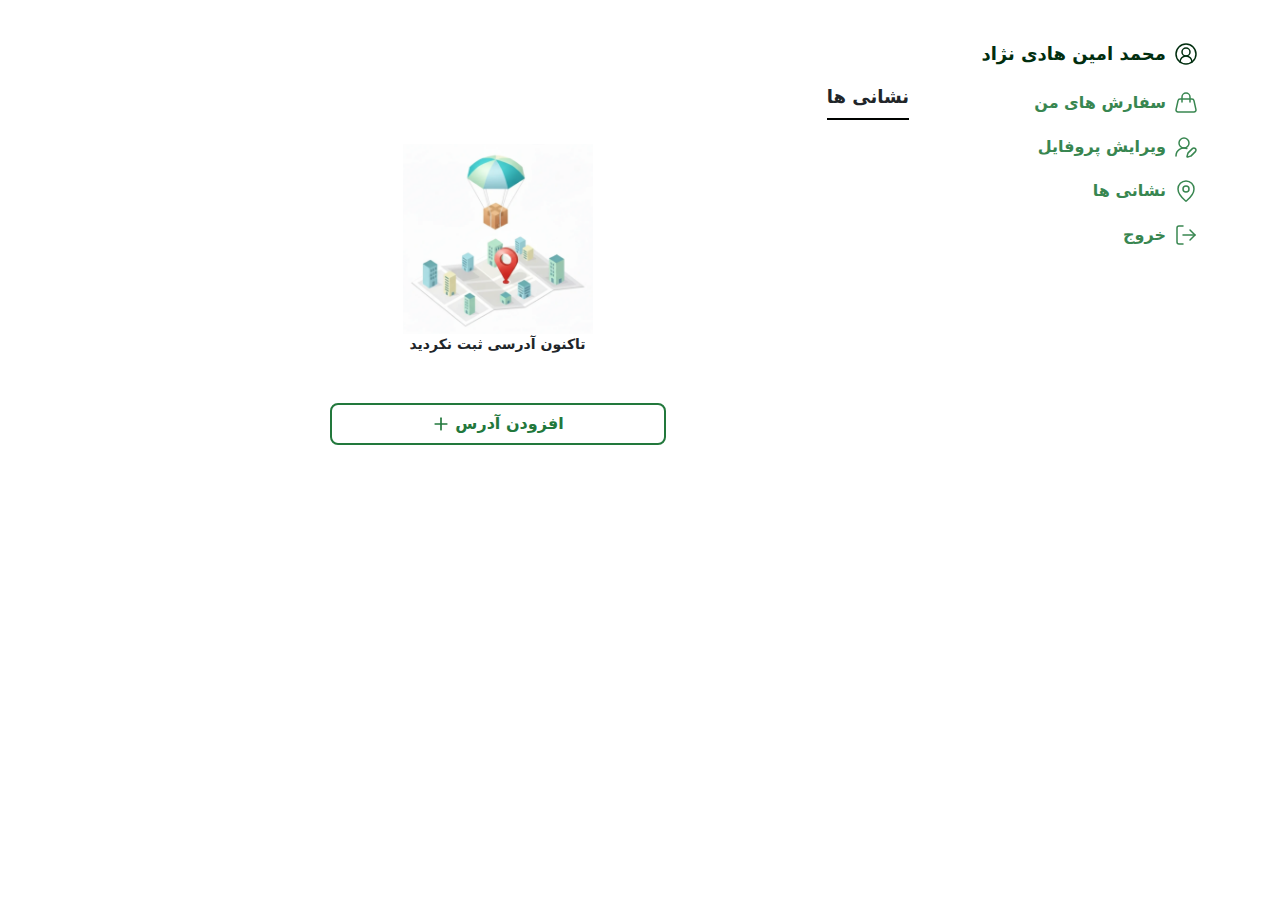
<file: site/locations.html>
<!doctype html>
<html lang="fa" dir="rtl">
  <head>
    <meta charset="UTF-8" />
    <meta name="viewport" content="width=device-width, initial-scale=1.0" />
    <title>حساب کاربری</title>
    <link rel="stylesheet" href="../assets/css/bootstrap.min.css" />
    <link rel="stylesheet" href="../assets/css/style.css" />
    <!-- <link
      rel="stylesheet"
      href="https://unpkg.com/leaflet@1.9.4/dist/leaflet.css"
    /> -->
    <link rel="stylesheet" href="../assets/leaflet/dist/leaflet.css" />
    <style>
      #map {
        height: 350px;
        width: 100%;
      }

      #map-controls {
        position: absolute;
        top: 0;
        right: 10%;
        padding: 5px 10px;
        background-color: rgb(255, 255, 255);
        opacity: 0.9;
        z-index: 1000;
      }

      .modal {
        background-color: rgba(0, 0, 0, 0.3);
      }

      .hidden {
        visibility: hidden;
        opacity: 0;
      }

      .modal-form-input {
        padding: 8px 12px;
        border: 1px solid rgb(215, 222, 224);
        border-radius: 10px;
        font-size: 14px;
        color: rgb(33, 33, 33);
        caret-color: rgb(33, 33, 33);
        transition: all 0.3s ease;
      }

      .modal-form-input:hover {
        border-color: rgb(34, 120, 60);
      }

      .modal-form-input:focus {
        outline: none;
        border-color: rgb(34, 120, 60);
      }

      label {
        font-size: 14px;
        font-weight: 500;
        color: rgb(51, 51, 51);
      }

      .custom-dropdown {
        position: relative;
      }

      .dropdown-trigger {
        width: 100%;
        padding: 8px 12px;
        border: 1px solid rgb(215, 222, 224);
        border-radius: 10px;
        background: rgb(255, 255, 255);
        text-align: right;
        font-size: 14px;
        color: rgb(33, 33, 33);
        cursor: pointer;
        transition: all 0.3s ease;
        display: flex;
        justify-content: space-between;
        align-items: center;
      }

      .dropdown-trigger:hover {
        border-color: rgb(34, 120, 60);
      }

      .dropdown-trigger.active {
        border-color: rgb(34, 120, 60);
      }

      .dropdown-menu-custom {
        position: absolute;
        top: calc(100% + 5px);
        left: 0;
        right: 0;
        max-height: 0;
        overflow: hidden;
        background: rgb(255, 255, 255);
        border-radius: 10px;
        margin: 0;
        padding: 0;
        list-style: none;
        box-shadow: 0 4px 12px rgba(0, 0, 0, 0.1);
        z-index: 1000;
      }

      .custom-dropdown.active .dropdown-menu-custom {
        max-height: 250px;
        overflow-y: auto;
        padding: 5px;
      }

      .dropdown-menu-custom::-webkit-scrollbar {
        width: 10px;
      }

      .dropdown-menu-custom::-webkit-scrollbar-track {
        background: #f1f1f1;
        border-radius: 10px;
      }

      .dropdown-menu-custom::-webkit-scrollbar-thumb {
        background: #bbb;
        border-radius: 10px;
      }

      .dropdown-menu-custom li {
        padding: 10px 15px;
        margin: 2px 0;
        border-radius: 8px;
        color: rgb(33, 33, 33);
        font-size: 14px;
      }

      .dropdown-menu-custom li:hover {
        background-color: rgb(34, 120, 60, 0.08);
        cursor: pointer;
      }

      .selected {
        background-color: rgb(34, 120, 60) !important;
        opacity: 1 !important;
        color: rgb(240, 245, 242) !important;
      }

      .selected-value {
        white-space: nowrap;
        overflow: hidden;
        text-overflow: ellipsis;
      }

      @media (max-width: 991.98px) {
        .fs-sm {
          font-size: 14px !important;
        }

        #map {
          height: 300px !important;
        }

        .modal-sm {
          width: 500px !important;
        }

        #map {
          height: 300px !important;
        }

        .modal-sm {
          width: 350px !important;
        }

        .card-text-primary {
          font-size: 14px !important;
        }

        .card-text-secondary {
          font-size: 12px !important;
        }

        .card-icon-primary {
          width: 20px !important;
          height: 20px !important;
          flex-shrink: 0 !important;
        }

        .card-icon-secondary {
          width: 16px !important;
          height: 16px !important;
          flex-shrink: 0 !important;
        }
      }
    </style>
  </head>
  <body>
    <div class="pt-4 pb-4">
      <div class="container-lg">
        <div class="header d-flex py-3">
          <a
            href="../index.html"
            class="d-flex align-items-center gap-2 text-decoration-none"
            style="color: rgb(1, 46, 15)"
          >
            <svg
              xmlns="http://www.w3.org/2000/svg"
              width="24"
              height="24"
              viewBox="0 0 24 24"
              fill="none"
              stroke="currentColor"
              stroke-width="1.5"
              stroke-linecap="round"
              stroke-linejoin="round"
              class="lucide lucide-circle-user-round-icon lucide-circle-user-round"
            >
              <path d="M18 20a6 6 0 0 0-12 0" />
              <circle cx="12" cy="10" r="4" />
              <circle cx="12" cy="12" r="10" />
            </svg>
            <span class="fw-semibold" style="font-size: 18px"
              >محمد امین هادی نژاد</span
            >
          </a>
        </div>
        <div class="row">
          <div class="col-lg-3">
            <div class="sidebar">
              <ul class="list-unstyled p-0">
                <li class="nav-item mb-1">
                  <a
                    href="orders.html"
                    class="nav-link d-flex align-items-center gap-2 py-2"
                  >
                    <svg
                      xmlns="http://www.w3.org/2000/svg"
                      width="24"
                      height="24"
                      viewBox="0 0 24 24"
                      fill="none"
                      stroke="currentColor"
                      stroke-width="1.5"
                      stroke-linecap="round"
                      stroke-linejoin="round"
                      class="lucide lucide-handbag"
                    >
                      <path
                        d="M2.048 18.566A2 2 0 0 0 4 21h16a2 2 0 0 0 1.952-2.434l-2-9A2 2 0 0 0 18 8H6a2 2 0 0 0-1.952 1.566z"
                      />
                      <path d="M8 11V6a4 4 0 0 1 8 0v5" />
                    </svg>
                    <span class="fw-semibold">سفارش های من</span>
                  </a>
                </li>
                <li class="nav-item mb-1">
                  <a
                    href="profile.html"
                    class="nav-link d-flex align-items-center gap-2 py-2"
                  >
                    <svg
                      xmlns="http://www.w3.org/2000/svg"
                      width="24"
                      height="24"
                      viewBox="0 0 24 24"
                      fill="none"
                      stroke="currentColor"
                      stroke-width="1.5"
                      stroke-linecap="round"
                      stroke-linejoin="round"
                      class="lucide lucide-user-round-pen"
                    >
                      <path d="M2 21a8 8 0 0 1 10.821-7.487" />
                      <path
                        d="M21.378 16.626a1 1 0 0 0-3.004-3.004l-4.01 4.012a2 2 0 0 0-.506.854l-.837 2.87a.5.5 0 0 0 .62.62l2.87-.837a2 2 0 0 0 .854-.506z"
                      />
                      <circle cx="10" cy="8" r="5" />
                    </svg>
                    <span class="fw-semibold">ویرایش پروفایل</span>
                  </a>
                </li>
                <li class="nav-item mb-1">
                  <a
                    href="locations.html"
                    class="nav-link d-flex align-items-center gap-2 py-2"
                  >
                    <svg
                      xmlns="http://www.w3.org/2000/svg"
                      width="24"
                      height="24"
                      viewBox="0 0 24 24"
                      fill="none"
                      stroke="currentColor"
                      stroke-width="1.5"
                      stroke-linecap="round"
                      stroke-linejoin="round"
                      class="lucide lucide-map-pin"
                    >
                      <path
                        d="M20 10c0 4.993-5.539 10.193-7.399 11.799a1 1 0 0 1-1.202 0C9.539 20.193 4 14.993 4 10a8 8 0 0 1 16 0"
                      />
                      <circle cx="12" cy="10" r="3" />
                    </svg>
                    <span class="fw-semibold">نشانی ها</span>
                  </a>
                </li>
                <li class="nav-item mb-1">
                  <a
                    href="#"
                    class="nav-link d-flex align-items-center gap-2 py-2"
                  >
                    <svg
                      xmlns="http://www.w3.org/2000/svg"
                      width="24"
                      height="24"
                      viewBox="0 0 24 24"
                      fill="none"
                      stroke="currentColor"
                      stroke-width="1.5"
                      stroke-linecap="round"
                      stroke-linejoin="round"
                      class="lucide lucide-log-out"
                    >
                      <path d="m16 17 5-5-5-5" />
                      <path d="M21 12H9" />
                      <path d="M9 21H5a2 2 0 0 1-2-2V5a2 2 0 0 1 2-2h4" />
                    </svg>
                    <span class="fw-semibold">خروج</span>
                  </a>
                </li>
              </ul>
            </div>
          </div>

          <div class="col-lg-9">
            <div class="content">
              <div class="d-flex flex-column gap-4 px-1">
                <div class="d-flex justify-content-between align-items-center">
                  <div class="d-flex align-items-center gap-2">
                    <a class="text-dark d-lg-none" href="../index.html">
                      <svg
                        xmlns="http://www.w3.org/2000/svg"
                        width="24"
                        height="24"
                        viewBox="0 0 24 24"
                        fill="none"
                        stroke="currentColor"
                        stroke-width="2.5"
                        stroke-linecap="round"
                        stroke-linejoin="round"
                        class="lucide lucide-chevron-right-icon lucide-chevron-right"
                      >
                        <path d="m9 18 6-6-6-6" />
                      </svg>
                    </a>
                    <span
                      class="fs-sm fw-bold"
                      style="
                        font-size: 18px;
                        padding-bottom: 8px;
                        border-bottom: 2px solid rgb(0, 2, 0);
                      "
                      >نشانی ها
                    </span>
                  </div>
                  <button
                    class="d-none btn-add-new-address d-flex align-items-center gap-1"
                    style="
                      background: inherit;
                      color: rgb(34, 120, 60);
                      border: none;
                    "
                  >
                    <span class="fw-bold">افزودن آدرس جدید</span>
                    <svg
                      xmlns="http://www.w3.org/2000/svg"
                      width="20"
                      height="20"
                      viewBox="0 0 24 24"
                      fill="none"
                      stroke="currentColor"
                      stroke-width="2"
                      stroke-linecap="round"
                      stroke-linejoin="round"
                      class="lucide lucide-plus-icon lucide-plus"
                    >
                      <path d="M5 12h14" />
                      <path d="M12 5v14" />
                    </svg>
                  </button>
                </div>

                <div class="empty-state d-flex flex-column align-items-center">
                  <img
                    src="../assets/images/location.png"
                    alt=""
                    width="190"
                    height="190"
                  />
                  <p class="fw-semibold m-0" style="font-size: 14px">
                    تاکنون آدرسی ثبت نکردید
                  </p>
                  <button
                    class="btn-add-address d-flex align-items-center justify-content-center gap-1 mt-5"
                    style="
                      width: 336px;
                      height: 42px;
                      border: 2px solid rgb(34, 120, 60);
                      border-radius: 8px;
                      background: rgb(255, 255, 255);
                      color: rgb(34, 120, 60);
                    "
                  >
                    <span class="fw-semibold">افزودن آدرس</span>
                    <svg
                      xmlns="http://www.w3.org/2000/svg"
                      width="20"
                      height="20"
                      viewBox="0 0 24 24"
                      fill="none"
                      stroke="currentColor"
                      stroke-width="2"
                      stroke-linecap="round"
                      stroke-linejoin="round"
                      class="lucide lucide-plus-icon lucide-plus"
                    >
                      <path d="M5 12h14" />
                      <path d="M12 5v14" />
                    </svg>
                  </button>
                </div>
                <div class="d-none address-card d-flex mt-4">
                  <div
                    style="
                      width: 100%;
                      padding: 32px 24px;
                      background-color: #ffffff;
                      border-radius: 12px;
                      box-shadow: 0px 2px 12px 0px rgba(0, 0, 0, 0.1);
                    "
                  >
                    <div class="d-flex flex-column gap-4">
                      <div class="d-flex align-items-center gap-2 gap-sm-3">
                        <svg
                          class="card-icon-primary"
                          xmlns="http://www.w3.org/2000/svg"
                          width="24"
                          height="24"
                          viewBox="0 0 24 24"
                          fill="none"
                          stroke="rgb(34, 120, 60)"
                          stroke-width="1.5"
                          stroke-linecap="round"
                          stroke-linejoin="round"
                          class="lucide lucide-map-pin-icon lucide-map-pin"
                        >
                          <path
                            d="M20 10c0 4.993-5.539 10.193-7.399 11.799a1 1 0 0 1-1.202 0C9.539 20.193 4 14.993 4 10a8 8 0 0 1 16 0"
                          />
                          <circle cx="12" cy="10" r="3" />
                        </svg>
                        <p
                          class="card-text-primary m-0"
                          style="color: rgb(33, 33, 33)"
                        >
                          تهران,تهران شهران جنوبی، بل شهران، خ. قائم آل محمد /
                          پلاک 15 / واحد 3
                        </p>
                      </div>
                      <div
                        class="d-flex align-items-end justify-content-between"
                      >
                        <div class="d-flex flex-column gap-2">
                          <div class="d-flex align-items-center gap-2 gap-sm-3">
                            <svg
                              class="card-icon-secondary"
                              xmlns="http://www.w3.org/2000/svg"
                              width="20"
                              height="20"
                              viewBox="0 0 24 24"
                              fill="none"
                              stroke="rgb(156, 157, 158)"
                              stroke-width="1.5"
                              stroke-linecap="round"
                              stroke-linejoin="round"
                              class="lucide lucide-phone-icon lucide-phone"
                            >
                              <path
                                d="M13.832 16.568a1 1 0 0 0 1.213-.303l.355-.465A2 2 0 0 1 17 15h3a2 2 0 0 1 2 2v3a2 2 0 0 1-2 2A18 18 0 0 1 2 4a2 2 0 0 1 2-2h3a2 2 0 0 1 2 2v3a2 2 0 0 1-.8 1.6l-.468.351a1 1 0 0 0-.292 1.233 14 14 0 0 0 6.392 6.384"
                              />
                            </svg>
                            <p
                              class="card-text-secondary m-0"
                              style="color: rgb(33, 33, 33); font-size: 14px"
                            >
                              09197757693
                            </p>
                          </div>
                          <div class="d-flex align-items-center gap-2 gap-sm-3">
                            <svg
                              class="card-icon-secondary"
                              xmlns="http://www.w3.org/2000/svg"
                              width="20"
                              height="20"
                              viewBox="0 0 24 24"
                              fill="none"
                              stroke="rgb(156, 157, 158)"
                              stroke-width="1.5"
                              stroke-linecap="round"
                              stroke-linejoin="round"
                              class="lucide lucide-user-round-icon lucide-user-round"
                            >
                              <circle cx="12" cy="8" r="5" />
                              <path d="M20 21a8 8 0 0 0-16 0" />
                            </svg>
                            <p
                              class="card-text-secondary m-0"
                              style="color: rgb(33, 33, 33); font-size: 14px"
                            >
                              محمد امین هادی نژاد
                            </p>
                          </div>
                          <div class="d-flex align-items-center gap-2 gap-sm-3">
                            <svg
                              class="card-icon-secondary"
                              xmlns="http://www.w3.org/2000/svg"
                              width="20"
                              height="20"
                              viewBox="0 0 24 24"
                              fill="none"
                              stroke="rgb(156, 157, 158)"
                              stroke-width="1.5"
                              stroke-linecap="round"
                              stroke-linejoin="round"
                              class="lucide lucide-mail-icon lucide-mail"
                            >
                              <path
                                d="m22 7-8.991 5.727a2 2 0 0 1-2.009 0L2 7"
                              />
                              <rect x="2" y="4" width="20" height="16" rx="2" />
                            </svg>
                            <p
                              class="card-text-secondary m-0"
                              style="color: rgb(33, 33, 33); font-size: 14px"
                            >
                              1474944148
                            </p>
                          </div>
                        </div>
                        <div class="d-flex align-items-center gap-2">
                          <button
                            class="btn-edit-address d-flex align-items-center"
                            style="
                              background: inherit;
                              color: rgb(156, 157, 158);
                              border: none;
                            "
                          >
                            <span
                              class="card-text-primary fw-semibold"
                              style="font-size: 14px"
                              >ویرایش</span
                            >
                            <svg
                              class="card-icon-primary"
                              xmlns="http://www.w3.org/2000/svg"
                              width="20"
                              height="20"
                              viewBox="0 0 24 24"
                              fill="none"
                              stroke="currentColor"
                              stroke-width="1.5"
                              stroke-linecap="round"
                              stroke-linejoin="round"
                              class="lucide lucide-pencil-icon lucide-pencil"
                            >
                              <path
                                d="M21.174 6.812a1 1 0 0 0-3.986-3.987L3.842 16.174a2 2 0 0 0-.5.83l-1.321 4.352a.5.5 0 0 0 .623.622l4.353-1.32a2 2 0 0 0 .83-.497z"
                              />
                              <path d="m15 5 4 4" />
                            </svg>
                          </button>
                          <span
                            style="
                              width: 1px;
                              height: 16px;
                              background-color: rgb(211, 216, 228);
                            "
                          ></span>
                          <button
                            class="btn-delete-address d-flex align-items-center"
                            style="
                              background: inherit;
                              color: rgb(156, 157, 158);
                              border: none;
                            "
                          >
                            <svg
                              class="card-icon-primary"
                              xmlns="http://www.w3.org/2000/svg"
                              width="20"
                              height="20"
                              viewBox="0 0 24 24"
                              fill="none"
                              stroke="currentColor"
                              stroke-width="1.5"
                              stroke-linecap="round"
                              stroke-linejoin="round"
                              class="lucide lucide-trash2-icon lucide-trash-2"
                            >
                              <path d="M10 11v6" />
                              <path d="M14 11v6" />
                              <path
                                d="M19 6v14a2 2 0 0 1-2 2H7a2 2 0 0 1-2-2V6"
                              />
                              <path d="M3 6h18" />
                              <path
                                d="M8 6V4a2 2 0 0 1 2-2h4a2 2 0 0 1 2 2v2"
                              />
                            </svg>
                          </button>
                        </div>
                      </div>
                    </div>
                  </div>
                </div>
              </div>
            </div>
          </div>
        </div>
      </div>
    </div>

    <div class="modals">
      <div
        class="modal modal-map hidden d-flex justify-content-center align-items-center"
      >
        <div
          class="border"
          style="background-color: rgb(255, 255, 255); border-radius: 10px"
        >
          <div class="modal-sm" style="width: 750px">
            <div class="d-flex flex-column pt-3 pb-4 px-4 gap-2 border-bottom">
              <div class="d-flex align-items-center justify-content-between">
                <div class="d-flex align-items-center gap-3">
                  <button
                    class="btn-back-modal p-0"
                    style="
                      border: none;
                      background-color: inherit;
                      color: rgb(102, 102, 102);
                    "
                  >
                    <svg
                      xmlns="http://www.w3.org/2000/svg"
                      width="24"
                      height="24"
                      viewBox="0 0 24 24"
                      fill="none"
                      stroke="currentColor"
                      stroke-width="1.5"
                      stroke-linecap="round"
                      stroke-linejoin="round"
                      class="lucide lucide-circle-chevron-right-icon lucide-circle-chevron-right"
                    >
                      <circle cx="12" cy="12" r="10" />
                      <path d="m10 8 4 4-4 4" />
                    </svg>
                  </button>
                  <span
                    style="
                      color: rgb(102, 102, 102);
                      font-size: 18px;
                      font-weight: 500;
                    "
                    >افزودن آدرس</span
                  >
                </div>
                <button
                  class="btn-close-modal p-0"
                  style="
                    border: none;
                    background-color: inherit;
                    color: rgb(102, 102, 102);
                  "
                >
                  <svg
                    xmlns="http://www.w3.org/2000/svg"
                    width="24"
                    height="24"
                    viewBox="0 0 24 24"
                    fill="none"
                    stroke="currentColor"
                    stroke-width="1.5"
                    stroke-linecap="round"
                    stroke-linejoin="round"
                    class="lucide lucide-circle-x-icon lucide-circle-x"
                  >
                    <circle cx="12" cy="12" r="10" />
                    <path d="m15 9-6 6" />
                    <path d="m9 9 6 6" />
                  </svg>
                </button>
              </div>
              <p class="m-0" style="color: rgb(33, 33, 33); font-size: 14px">
                موقعیت مکانی را روی نقشه مشخص کنید
              </p>
            </div>
            <div class="px-4 position-relative">
              <div id="map-controls" aria-label="Map controls">
                <button
                  class="btn-locate-me btn btn-outline-secondary btn-sm"
                  title="مرکز نقشه بر روی موقعیت شما"
                >
                  موقعیت من را پیدا کن!
                </button>
              </div>
              <div id="map" aria-label="نمایش نقشه تهران" wire:ignore></div>
            </div>
            <div class="py-3 px-4 border-top">
              <button
                type="button"
                class="btn-continue d-flex align-items-center justify-content-center"
                style="
                  width: 100%;
                  height: 52px;
                  border: none;
                  border-radius: 10px;
                  background: rgb(34, 120, 60);
                  color: rgb(255, 255, 255);
                "
              >
                تایید و ادامه
              </button>
            </div>
          </div>
        </div>
      </div>
      <div
        class="modal modal-form hidden d-flex justify-content-center align-items-center"
      >
        <div
          class="border"
          style="background-color: rgb(255, 255, 255); border-radius: 10px"
        >
          <div class="modal-sm" style="width: 750px">
            <div
              class="position-relative d-flex flex-column pt-3 pb-4 px-4 gap-2"
            >
              <div class="d-flex align-items-center justify-content-between">
                <div class="d-flex align-items-center gap-3">
                  <button
                    class="btn-back-modal p-0"
                    style="
                      border: none;
                      background-color: inherit;
                      color: rgb(102, 102, 102);
                    "
                  >
                    <svg
                      xmlns="http://www.w3.org/2000/svg"
                      width="24"
                      height="24"
                      viewBox="0 0 24 24"
                      fill="none"
                      stroke="currentColor"
                      stroke-width="1.5"
                      stroke-linecap="round"
                      stroke-linejoin="round"
                      class="lucide lucide-circle-chevron-right-icon lucide-circle-chevron-right"
                    >
                      <circle cx="12" cy="12" r="10" />
                      <path d="m10 8 4 4-4 4" />
                    </svg>
                  </button>
                  <span
                    class="modal-form-title"
                    style="
                      color: rgb(102, 102, 102);
                      font-size: 18px;
                      font-weight: 500;
                    "
                    >افزودن آدرس</span
                  >
                </div>
                <div class="d-flex align-items-center gap-4">
                  <button
                    class="d-none btn-delete-address p-0"
                    style="
                      border: none;
                      background-color: inherit;
                      color: rgb(102, 102, 102);
                    "
                  >
                    <svg
                      class="card-icon-primary"
                      xmlns="http://www.w3.org/2000/svg"
                      width="20"
                      height="20"
                      viewBox="0 0 24 24"
                      fill="none"
                      stroke="currentColor"
                      stroke-width="1.5"
                      stroke-linecap="round"
                      stroke-linejoin="round"
                      class="lucide lucide-trash2-icon lucide-trash-2"
                    >
                      <path d="M10 11v6" />
                      <path d="M14 11v6" />
                      <path d="M19 6v14a2 2 0 0 1-2 2H7a2 2 0 0 1-2-2V6" />
                      <path d="M3 6h18" />
                      <path d="M8 6V4a2 2 0 0 1 2-2h4a2 2 0 0 1 2 2v2" />
                    </svg>
                  </button>
                  <button
                    class="btn-close-modal p-0"
                    style="
                      border: none;
                      background-color: inherit;
                      color: rgb(102, 102, 102);
                    "
                  >
                    <svg
                      xmlns="http://www.w3.org/2000/svg"
                      width="24"
                      height="24"
                      viewBox="0 0 24 24"
                      fill="none"
                      stroke="currentColor"
                      stroke-width="1.5"
                      stroke-linecap="round"
                      stroke-linejoin="round"
                      class="lucide lucide-circle-x-icon lucide-circle-x"
                    >
                      <circle cx="12" cy="12" r="10" />
                      <path d="m15 9-6 6" />
                      <path d="m9 9 6 6" />
                    </svg>
                  </button>
                </div>
              </div>
              <span
                class="position-absolute position-absolute bottom-0 start-0 end-0 mx-4 border-bottom"
              ></span>
            </div>
            <div class="py-3 px-4">
              <form action="">
                <div class="d-flex justify-content-between mb-3">
                  <div class="d-flex flex-column gap-1" style="width: 48%">
                    <label for="" class="label">
                      استان
                      <span class="required">*</span>
                    </label>
                    <div
                      class="custom-dropdown"
                      data-type="province"
                      style="flex: 1"
                    >
                      <button class="dropdown-trigger" type="button">
                        <span class="selected-value"></span>
                        <svg
                          xmlns="http://www.w3.org/2000/svg"
                          width="20"
                          height="20"
                          viewBox="0 0 24 24"
                          fill="none"
                          stroke="currentColor"
                          stroke-width="1.5"
                          stroke-linecap="round"
                          stroke-linejoin="round"
                          class="lucide lucide-chevron-down-icon lucide-chevron-down"
                        >
                          <path d="m6 9 6 6 6-6" />
                        </svg>
                      </button>
                      <ul class="dropdown-menu-custom"></ul>
                    </div>
                  </div>
                  <div class="d-flex flex-column gap-1" style="width: 48%">
                    <label for="" class="label">
                      شهر
                      <span class="required">*</span>
                    </label>
                    <div
                      class="custom-dropdown"
                      data-type="city"
                      style="flex: 1"
                    >
                      <button class="dropdown-trigger" type="button">
                        <span class="selected-value"></span>
                        <svg
                          xmlns="http://www.w3.org/2000/svg"
                          width="20"
                          height="20"
                          viewBox="0 0 24 24"
                          fill="none"
                          stroke="currentColor"
                          stroke-width="1.5"
                          stroke-linecap="round"
                          stroke-linejoin="round"
                          class="lucide lucide-chevron-down-icon lucide-chevron-down"
                        >
                          <path d="m6 9 6 6 6-6" />
                        </svg>
                      </button>
                      <ul class="dropdown-menu-custom"></ul>
                    </div>
                  </div>
                </div>
                <div class="d-flex justify-content-between mb-3">
                  <div class="d-flex flex-column gap-1" style="width: 48%">
                    <label for="">
                      عنوان محل دریافت
                      <span class="required">*</span>
                    </label>
                    <input
                      class="modal-form-input"
                      type="text"
                      placeholder=""
                    />
                  </div>
                  <div class="d-flex flex-column gap-1" style="width: 48%">
                    <label for=""
                      >شماره تماس
                      <span class="required">*</span>
                    </label>
                    <input class="modal-form-input" type="tel" placeholder="" />
                  </div>
                </div>
                <div class="d-flex justify-content-between mb-3">
                  <div class="d-flex flex-column gap-1" style="width: 48%">
                    <label for=""
                      >کد پستی
                      <span class="required">*</span>
                    </label>
                    <input class="modal-form-input" type="text" />
                  </div>
                  <div class="d-flex flex-column gap-1" style="width: 48%">
                    <label for="">فرد دریافت کننده</label>
                    <input
                      class="modal-form-input"
                      type="text"
                      placeholder=""
                    />
                  </div>
                </div>
                <div class="d-flex justify-content-end">
                  <div
                    class="btn-edit-location d-flex align-items-center"
                    style="
                      color: rgb(34, 120, 60);
                      font-size: 14px;
                      font-weight: 500;
                      cursor: pointer;
                    "
                  >
                    <p class="m-0">ویرایش موقعیت مکانی</p>
                    <svg
                      xmlns="http://www.w3.org/2000/svg"
                      width="16"
                      height="16"
                      viewBox="0 0 24 24"
                      fill="none"
                      stroke="currentColor"
                      stroke-width="2"
                      stroke-linecap="round"
                      stroke-linejoin="round"
                      class="lucide lucide-chevron-left-icon lucide-chevron-left"
                    >
                      <path d="m15 18-6-6 6-6" />
                    </svg>
                  </div>
                </div>
                <div class="d-flex">
                  <div class="d-flex flex-column gap-1" style="width: 100%">
                    <label for=""
                      >نشانی
                      <span class="required">*</span>
                    </label>
                    <input
                      class="modal-form-input"
                      type="text"
                      placeholder=""
                    />
                  </div>
                </div>
              </form>
            </div>
            <div class="py-3 px-4 border-top">
              <button
                type="button"
                class="btn-submit-address d-flex align-items-center justify-content-center"
                style="
                  width: 100%;
                  height: 52px;
                  border: none;
                  border-radius: 10px;
                  background: rgb(34, 120, 60);
                  color: rgb(255, 255, 255);
                "
              >
                ثبت آدرس
              </button>
            </div>
          </div>
        </div>
      </div>
      <div
        class="modal modal-delete hidden d-flex justify-content-center align-items-center"
      >
        <div
          class="border"
          style="background-color: rgb(255, 255, 255); border-radius: 10px"
        >
          <div class="modal-sm" style="width: 470px">
            <div
              class="position-relative d-flex flex-column pt-3 pb-4 px-4 gap-2"
            >
              <div class="d-flex align-items-center justify-content-between">
                <div class="d-flex align-items-center gap-3">
                  <svg
                    xmlns="http://www.w3.org/2000/svg"
                    width="24"
                    height="24"
                    viewBox="0 0 24 24"
                    fill="none"
                    stroke="rgb(102, 102, 102)"
                    stroke-width="1.5"
                    stroke-linecap="round"
                    stroke-linejoin="round"
                    class="lucide lucide-trash2-icon lucide-trash-2"
                  >
                    <path d="M10 11v6" />
                    <path d="M14 11v6" />
                    <path d="M19 6v14a2 2 0 0 1-2 2H7a2 2 0 0 1-2-2V6" />
                    <path d="M3 6h18" />
                    <path d="M8 6V4a2 2 0 0 1 2-2h4a2 2 0 0 1 2 2v2" />
                  </svg>
                  <span
                    style="
                      color: rgb(102, 102, 102);
                      font-size: 18px;
                      font-weight: 500;
                    "
                    >حذف آدرس</span
                  >
                </div>
                <button
                  class="btn-close-modal p-0"
                  style="
                    border: none;
                    background-color: inherit;
                    color: rgb(102, 102, 102);
                  "
                >
                  <svg
                    xmlns="http://www.w3.org/2000/svg"
                    width="24"
                    height="24"
                    viewBox="0 0 24 24"
                    fill="none"
                    stroke="currentColor"
                    stroke-width="1.5"
                    stroke-linecap="round"
                    stroke-linejoin="round"
                    class="lucide lucide-circle-x-icon lucide-circle-x"
                  >
                    <circle cx="12" cy="12" r="10" />
                    <path d="m15 9-6 6" />
                    <path d="m9 9 6 6" />
                  </svg>
                </button>
              </div>
              <span
                class="position-absolute position-absolute bottom-0 start-0 end-0 mx-4 border-bottom"
                style="border-color: rgb(145, 188, 158) !important"
              ></span>
            </div>
            <div class="pt-3 pb-4 px-4">
              <div class="d-flex flex-column gap-3">
                <p class="m-0" style="color: rgb(33, 33, 33)">
                  آیا از حذف این آدرس از لیست آدرس‌ها مطمئن هستید؟
                </p>
                <div class="d-flex mt-4" style="width: 100%">
                  <button
                    class="btn-cancel-delete d-flex align-items-center justify-content-center"
                    style="
                      width: 100%;
                      height: 52px;
                      border: none;
                      border-radius: 10px;
                      background: rgb(255, 255, 255);
                      color: rgb(34, 120, 60);
                    "
                  >
                    انصراف
                  </button>
                  <button
                    class="btn-confirm-delete d-flex align-items-center justify-content-center"
                    style="
                      width: 100%;
                      height: 52px;
                      border: none;
                      border-radius: 10px;
                      background: rgb(34, 120, 60);
                      color: rgb(255, 255, 255);
                    "
                  >
                    حذف
                  </button>
                </div>
              </div>
            </div>
          </div>
        </div>
      </div>
    </div>

    <script src="../assets/js/bootstrap.bundle.min.js"></script>
    <script src="../assets/js/script.js"></script>
    <script src="../assets/leaflet/dist/leaflet.js"></script>
    <!-- <script src="https://unpkg.com/leaflet@1.9.4/dist/leaflet.js"></script> -->
    <script>
      'use strict';

      const modals = document.querySelectorAll('.modal');
      const modalMap = document.querySelector('.modal-map');
      const modalForm = document.querySelector('.modal-form');
      const modalFormTitle = document.querySelector('.modal-form-title');
      const modalDelete = document.querySelector('.modal-delete');
      const emptyState = document.querySelector('.empty-state');
      const addressCard = document.querySelector('.address-card');
      const btnAddAddress = document.querySelector('.btn-add-address');
      const btnAddNewAddress = document.querySelector('.btn-add-new-address');
      const btnsEditAddress = document.querySelectorAll('.btn-edit-address');
      const btnEditLocation = document.querySelector('.btn-edit-location');
      const btnCloseModalMap = document.querySelector(
        '.modal-map .btn-close-modal',
      );
      const btnCloseModalForm = document.querySelector(
        '.modal-form .btn-close-modal',
      );
      const btnCloseModalDelete = document.querySelector(
        '.modal-delete .btn-close-modal',
      );
      const btnBackModalMap = document.querySelector(
        '.modal-map .btn-back-modal',
      );
      const btnBackModalForm = document.querySelector(
        '.modal-form .btn-back-modal',
      );
      const btnDeleteModalForm = document.querySelector(
        '.modal-form .btn-delete-address',
      );
      const btnLocateMe = document.querySelector('.btn-locate-me');
      const btnContinue = document.querySelector('.btn-continue');
      const btnSubmit = document.querySelector('.btn-submit-address');
      const btnDelete = document.querySelector('.btn-delete-address');
      const btnConfirmDelete = document.querySelector('.btn-confirm-delete');
      const btnCancelDelete = document.querySelector('.btn-cancel-delete');

      let map = null;
      let marker = null;

      // Map

      function initMap() {
        if (map) {
          map.invalidateSize();
          return;
        }

        const tehran = [35.6892, 51.389];

        map = L.map('map').setView(tehran, 13);

        L.tileLayer('https://{s}.tile.openstreetmap.org/{z}/{x}/{y}.png', {
          maxZoom: 19,
          attribution: '© OpenStreetMap',
        }).addTo(map);

        marker = L.marker(tehran).addTo(map);

        navigator.geolocation.getCurrentPosition(function (position) {
          const { latitude: lat, longitude: lng } = position.coords;
          map.flyTo([lat, lng], 15, { duration: 1 });
          marker.setLatLng([lat, lng]);
          marker.bindPopup('شما اینجا هستید').openPopup();
        });

        map.on('click', function (e) {
          map.flyTo(e.latlng, 15, { duration: 1 });
          marker.setLatLng(e.latlng);
          marker.bindPopup('مکان انتخابی شما').openPopup();
        });
      }

      function locateMe() {
        if (!map) return;
        navigator.geolocation.getCurrentPosition(function (position) {
          const { latitude: lat, longitude: lng } = position.coords;
          map.flyTo([lat, lng], 15, { duration: 1 });
          marker.setLatLng([lat, lng]);
          marker.bindPopup('شما اینجا هستید').openPopup();
        });
      }

      // Modal Map

      function openModalMap() {
        modalMap.classList.remove('hidden');
        initMap();
      }

      function closeModalMap() {
        modalMap.classList.add('hidden');
      }

      // Modal Form

      function openModalForm() {
        modalForm.classList.remove('hidden');
      }

      function closeModalForm() {
        modalForm.classList.add('hidden');
      }

      function resetFormModal() {
        modalFormTitle.textContent = 'افزودن آدرس';
        btnDeleteModalForm.classList.add('d-none');
        btnBackModalForm.classList.remove('modal-closer');
      }

      // Event Listeners

      btnAddAddress.addEventListener('click', function () {
        openModalMap();
      });

      btnAddNewAddress.addEventListener('click', function () {
        openModalMap();
      });

      btnsEditAddress.forEach(btn => {
        btn.addEventListener('click', function () {
          modalFormTitle.textContent = 'ویرایش آدرس';
          btnDeleteModalForm.classList.remove('d-none');
          btnBackModalForm.classList.add('modal-closer');
          openModalForm();
        });
      });

      btnBackModalForm.addEventListener('click', function () {
        if (btnBackModalForm.classList.contains('modal-closer')) {
          resetFormModal();
          closeModalForm();
        } else {
          closeModalForm();
          openModalMap();
        }
      });

      btnCloseModalForm.addEventListener('click', function () {
        resetFormModal();
        closeModalForm();
      });

      btnEditLocation.addEventListener('click', function () {
        btnBackModalMap.classList.add('modal-returner');
        closeModalForm();
        openModalMap();
      });

      btnBackModalMap.addEventListener('click', function () {
        if (btnBackModalMap.classList.contains('modal-returner')) {
          btnBackModalMap.classList.remove('modal-returner');
          closeModalMap();
          openModalForm();
        } else {
          closeModalMap();
        }
      });

      btnCloseModalMap.addEventListener('click', function () {
        if (btnBackModalMap.classList.contains('modal-returner')) {
          btnBackModalMap.classList.remove('modal-returner');
          resetFormModal();
        }
        closeModalMap();
      });

      btnContinue.addEventListener('click', function () {
        if (btnBackModalMap.classList.contains('modal-returner')) {
          btnBackModalMap.classList.remove('modal-returner');
        }
        closeModalMap();
        openModalForm();
      });

      btnSubmit.addEventListener('click', function () {
        resetFormModal();
        closeModalForm();
        emptyState.classList.add('d-none');
        btnAddNewAddress.classList.remove('d-none');
        addressCard.classList.remove('d-none');
      });

      btnLocateMe.addEventListener('click', locateMe);

      // Modal Delete

      [btnDelete, btnDeleteModalForm].forEach(btn => {
        btn.addEventListener('click', function () {
          modalDelete.classList.remove('hidden');
        });
      });

      [btnCloseModalDelete, btnCancelDelete].forEach(btn => {
        btn.addEventListener('click', function () {
          modalDelete.classList.add('hidden');
        });
      });

      btnConfirmDelete.addEventListener('click', function () {
        modalDelete.classList.add('hidden');
        addressCard.classList.add('d-none');
        emptyState.classList.remove('d-none');
        btnAddNewAddress.classList.add('d-none');
        if (!modalForm.classList.contains('hidden')) {
          resetFormModal();
          closeModalForm();
        }
      });

      // Dropdowns

      const iranData = {
        تهران: [
          'تهران',
          'شهریار',
          'ری',
          'اسلامشهر',
          'پاکدشت',
          'ورامین',
          'دماوند',
          'فیروزکوه',
          'رباط‌کریم',
        ],
        اصفهان: [
          'اصفهان',
          'کاشان',
          'خمینی‌شهر',
          'نجف‌آباد',
          'شاهین‌شهر',
          'فلاورجان',
          'مبارکه',
          'اردستان',
          'نطنز',
        ],
        فارس: [
          'شیراز',
          'مرودشت',
          'جهرم',
          'کازرون',
          'فسا',
          'داراب',
          'آباده',
          'لارستان',
          'ممسنی',
        ],
        'خراسان رضوی': [
          'مشهد',
          'نیشابور',
          'سبزوار',
          'تربت حیدریه',
          'قوچان',
          'کاشمر',
          'تربت جام',
          'گناباد',
          'درگز',
        ],
        'آذربایجان شرقی': [
          'تبریز',
          'مراغه',
          'مرند',
          'اهر',
          'میانه',
          'سراب',
          'بناب',
          'هشترود',
          'عجب‌شیر',
        ],
        'آذربایجان غربی': [
          'ارومیه',
          'خوی',
          'مهاباد',
          'بوکان',
          'میاندوآب',
          'سلماس',
          'نقده',
          'اشنویه',
          'پیرانشهر',
        ],
        مازندران: [
          'ساری',
          'آمل',
          'بابل',
          'قائم‌شهر',
          'نوشهر',
          'چالوس',
          'تنکابن',
          'بابلسر',
          'محمودآباد',
        ],
        گیلان: [
          'رشت',
          'انزلی',
          'لاهیجان',
          'لنگرود',
          'آستارا',
          'فومن',
          'رودبار',
          'تالش',
          'ماسال',
        ],
        کرمانشاه: [
          'کرمانشاه',
          'اسلام‌آباد غرب',
          'کنگاور',
          'صحنه',
          'هرسین',
          'سرپل ذهاب',
          'پاوه',
          'جوانرود',
          'گیلانغرب',
        ],
        خوزستان: [
          'اهواز',
          'دزفول',
          'آبادان',
          'خرمشهر',
          'بهبهان',
          'مسجدسلیمان',
          'شوشتر',
          'اندیمشک',
          'ایذه',
        ],
        کرمان: [
          'کرمان',
          'سیرجان',
          'رفسنجان',
          'جیرفت',
          'زرند',
          'بم',
          'کهنوج',
          'شهربابک',
          'عنبرآباد',
        ],
        البرز: ['کرج', 'فردیس', 'نظرآباد', 'هشتگرد', 'طالقان', 'چهارباغ'],
        گلستان: [
          'گرگان',
          'گنبدکاووس',
          'علی‌آباد کتول',
          'بندر ترکمن',
          'کردکوی',
          'آزادشهر',
          'مینودشت',
          'رامیان',
        ],
        همدان: [
          'همدان',
          'ملایر',
          'نهاوند',
          'تویسرکان',
          'اسدآباد',
          'کبودرآهنگ',
          'بهار',
          'رزن',
        ],
        'سیستان و بلوچستان': [
          'زاهدان',
          'زابل',
          'چابهار',
          'ایرانشهر',
          'خاش',
          'سرباز',
          'نیکشهر',
          'دلگان',
        ],
        قم: ['قم', 'جعفریه', 'قنوات', 'سلفچگان', 'دستجرد'],
        مرکزی: [
          'اراک',
          'ساوه',
          'خمین',
          'محلات',
          'دلیجان',
          'شازند',
          'تفرش',
          'آشتیان',
        ],
        بوشهر: [
          'بوشهر',
          'برازجان',
          'بندر گناوه',
          'خورموج',
          'کنگان',
          'عسلویه',
          'جم',
        ],
        لرستان: [
          'خرم‌آباد',
          'بروجرد',
          'دورود',
          'کوهدشت',
          'ازنا',
          'پلدختر',
          'الیگودرز',
          'نورآباد',
        ],
        کردستان: [
          'سنندج',
          'سقز',
          'مریوان',
          'بانه',
          'قروه',
          'بیجار',
          'دیواندره',
          'کامیاران',
        ],
        زنجان: ['زنجان', 'ابهر', 'خرمدره', 'قیدار', 'طارم', 'ماهنشان'],
        اردبیل: [
          'اردبیل',
          'مشگین‌شهر',
          'پارس‌آباد',
          'خلخال',
          'بیله‌سوار',
          'نمین',
          'نیر',
        ],
        'چهارمحال و بختیاری': [
          'شهرکرد',
          'بروجن',
          'فارسان',
          'لردگان',
          'اردل',
          'سامان',
        ],
        یزد: ['یزد', 'میبد', 'اردکان', 'مهریز', 'بافق', 'طبس', 'ابرکوه'],
        قزوین: ['قزوین', 'تاکستان', 'آبیک', 'بوئین‌زهرا', 'آوج'],
        سمنان: ['سمنان', 'شاهرود', 'گرمسار', 'دامغان', 'مهدیشهر', 'آرادان'],
        'خراسان شمالی': [
          'بجنورد',
          'شیروان',
          'اسفراین',
          'جاجرم',
          'آشخانه',
          'مانه و سملقان',
        ],
        'خراسان جنوبی': ['بیرجند', 'قاین', 'فردوس', 'طبس', 'بشرویه', 'نهبندان'],
        ایلام: ['ایلام', 'مهران', 'دهلران', 'ایوان', 'آبدانان', 'دره‌شهر'],
        هرمزگان: [
          'بندرعباس',
          'میناب',
          'قشم',
          'بندرلنگه',
          'حاجی‌آباد',
          'رودان',
          'جاسک',
        ],
      };

      const selectedData = { province: null, city: null };

      const provinceDropdown = document.querySelector(
        '[data-type="province"] .dropdown-menu-custom',
      );
      if (provinceDropdown) {
        Object.keys(iranData).forEach(provinceName => {
          const li = document.createElement('li');
          li.dataset.value = provinceName;
          li.textContent = provinceName;
          provinceDropdown.appendChild(li);
        });
      }

      function updateCities(provinceName) {
        const cityDropdown = document.querySelector(
          '[data-type="city"] .dropdown-menu-custom',
        );
        const cityTrigger = document.querySelector(
          '[data-type="city"] .selected-value',
        );
        if (!cityDropdown) return;

        cityDropdown.innerHTML = '';
        if (cityTrigger) cityTrigger.textContent = '';
        selectedData.city = null;

        (iranData[provinceName] || []).forEach(cityName => {
          const li = document.createElement('li');
          li.dataset.value = cityName;
          li.textContent = cityName;
          cityDropdown.appendChild(li);
        });
      }

      document.querySelectorAll('.dropdown-trigger').forEach(trigger => {
        trigger.addEventListener('click', function (e) {
          e.stopPropagation();

          const parentDropdown = this.parentElement;
          const isActive = parentDropdown.classList.contains('active');

          document.querySelectorAll('.custom-dropdown').forEach(dd => {
            dd.classList.remove('active');
            dd.querySelector('.dropdown-trigger').classList.remove('active');
          });

          if (parentDropdown.dataset.type === 'city' && !selectedData.province)
            return;

          if (!isActive) {
            parentDropdown.classList.add('active');
            this.classList.add('active');
          }
        });
      });

      document.querySelectorAll('.dropdown-menu-custom').forEach(menu => {
        menu.addEventListener('click', function (e) {
          const item = e.target.closest('li');
          if (!item) return;

          const dropdown = this.closest('.custom-dropdown');
          const type = dropdown.dataset.type;

          dropdown
            .querySelectorAll('li')
            .forEach(li => li.classList.remove('selected'));
          item.classList.add('selected');
          dropdown.querySelector('.selected-value').textContent =
            item.textContent;
          selectedData[type] = item.dataset.value;

          if (type === 'province') updateCities(item.dataset.value);

          dropdown.classList.remove('active');
          dropdown
            .querySelector('.dropdown-trigger')
            .classList.remove('active');
        });
      });

      document.addEventListener('click', function () {
        document.querySelectorAll('.custom-dropdown').forEach(dd => {
          dd.classList.remove('active');
          dd.querySelector('.dropdown-trigger').classList.remove('active');
        });
      });
    </script>
  </body>
</html>
</file>
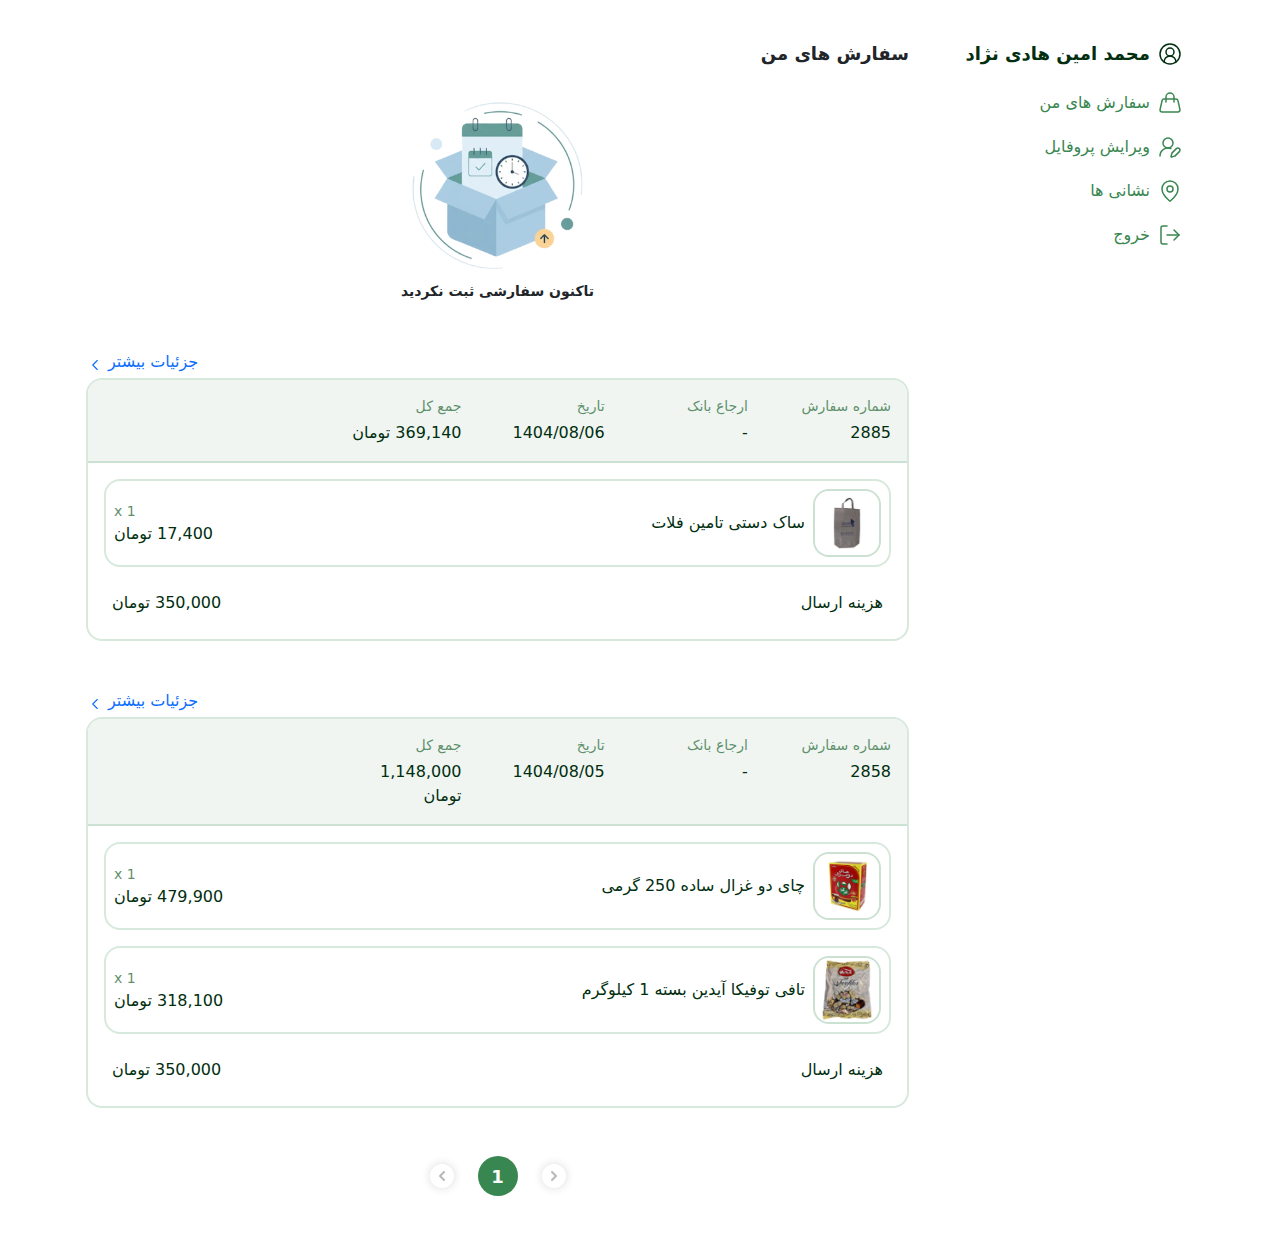
<file: site/orders.html>
<!doctype html>
<html lang="fa" dir="rtl">
  <head>
    <meta charset="UTF-8" />
    <meta name="viewport" content="width=device-width, initial-scale=1.0" />
    <title>حساب کاربری</title>
    <link rel="stylesheet" href="../assets/css/bootstrap.min.css" />
    <link rel="stylesheet" href="../assets/css/style.css" />
  </head>
  <body>
    <div class="pt-4 pb-4">
      <div class="container-lg">
        <div class="row">
          <div class="col-lg-3">
            <div class="sidebar d-flex flex-column d-none d-lg-flex">
              <div class="sidebar-header d-flex p-3">
                <a
                  href="../index.html"
                  class="d-flex align-items-center gap-2 text-decoration-none"
                  style="color: rgb(1, 46, 15)"
                >
                  <svg
                    xmlns="http://www.w3.org/2000/svg"
                    width="24"
                    height="24"
                    viewBox="0 0 24 24"
                    fill="none"
                    stroke="currentColor"
                    stroke-width="1.5"
                    stroke-linecap="round"
                    stroke-linejoin="round"
                    class="lucide lucide-circle-user-round-icon lucide-circle-user-round"
                  >
                    <path d="M18 20a6 6 0 0 0-12 0" />
                    <circle cx="12" cy="10" r="4" />
                    <circle cx="12" cy="12" r="10" />
                  </svg>
                  <span class="fw-semibold" style="font-size: 18px"
                    >محمد امین هادی نژاد</span
                  >
                </a>
              </div>
              <div class="sidebar-content flex-column">
                <ul class="list-unstyled p-0">
                  <li class="nav-item mb-1">
                    <a
                      href="orders.html"
                      class="nav-link d-flex align-items-center gap-2 px-3 py-2 rounded-3 active"
                    >
                      <svg
                        xmlns="http://www.w3.org/2000/svg"
                        width="24"
                        height="24"
                        viewBox="0 0 24 24"
                        fill="none"
                        stroke="currentColor"
                        stroke-width="1.5"
                        stroke-linecap="round"
                        stroke-linejoin="round"
                        class="lucide lucide-handbag-icon lucide-handbag"
                      >
                        <path
                          d="M2.048 18.566A2 2 0 0 0 4 21h16a2 2 0 0 0 1.952-2.434l-2-9A2 2 0 0 0 18 8H6a2 2 0 0 0-1.952 1.566z"
                        />
                        <path d="M8 11V6a4 4 0 0 1 8 0v5" />
                      </svg>
                      <span>سفارش های من</span>
                    </a>
                  </li>
                  <li class="nav-item mb-1">
                    <a
                      href="profile.html"
                      class="nav-link d-flex align-items-center gap-2 px-3 py-2 rounded-3"
                    >
                      <svg
                        xmlns="http://www.w3.org/2000/svg"
                        width="24"
                        height="24"
                        viewBox="0 0 24 24"
                        fill="none"
                        stroke="currentColor"
                        stroke-width="1.5"
                        stroke-linecap="round"
                        stroke-linejoin="round"
                        class="lucide lucide-user-round-pen-icon lucide-user-round-pen"
                      >
                        <path d="M2 21a8 8 0 0 1 10.821-7.487" />
                        <path
                          d="M21.378 16.626a1 1 0 0 0-3.004-3.004l-4.01 4.012a2 2 0 0 0-.506.854l-.837 2.87a.5.5 0 0 0 .62.62l2.87-.837a2 2 0 0 0 .854-.506z"
                        />
                        <circle cx="10" cy="8" r="5" />
                      </svg>
                      <span class="fw-normal">ویرایش پروفایل</span>
                    </a>
                  </li>
                  <li class="nav-item mb-1">
                    <a
                      href="locations.html"
                      class="nav-link d-flex align-items-center gap-2 px-3 py-2 rounded-3"
                    >
                      <svg
                        xmlns="http://www.w3.org/2000/svg"
                        width="24"
                        height="24"
                        viewBox="0 0 24 24"
                        fill="none"
                        stroke="currentColor"
                        stroke-width="1.5"
                        stroke-linecap="round"
                        stroke-linejoin="round"
                        class="lucide lucide-map-pin-icon lucide-map-pin"
                      >
                        <path
                          d="M20 10c0 4.993-5.539 10.193-7.399 11.799a1 1 0 0 1-1.202 0C9.539 20.193 4 14.993 4 10a8 8 0 0 1 16 0"
                        />
                        <circle cx="12" cy="10" r="3" />
                      </svg>
                      <span>نشانی ها</span>
                    </a>
                  </li>
                  <li class="nav-item mb-1">
                    <a
                      href="https://www.taminfalat.com/"
                      class="nav-link d-flex align-items-center gap-2 px-3 py-2 rounded-3"
                    >
                      <svg
                        xmlns="http://www.w3.org/2000/svg"
                        width="24"
                        height="24"
                        viewBox="0 0 24 24"
                        fill="none"
                        stroke="currentColor"
                        stroke-width="1.5"
                        stroke-linecap="round"
                        stroke-linejoin="round"
                        class="lucide lucide-log-out-icon lucide-log-out"
                      >
                        <path d="m16 17 5-5-5-5" />
                        <path d="M21 12H9" />
                        <path d="M9 21H5a2 2 0 0 1-2-2V5a2 2 0 0 1 2-2h4" />
                      </svg>
                      <span>خروج</span>
                    </a>
                  </li>
                </ul>
              </div>
            </div>
          </div>

          <div class="bottombar fixed-bottom border-top border-2 d-lg-none">
            <ul class="bottombar-nav">
              <li class="bottom-nav-item">
                <a href="../index.html" class="bottom-nav-link">
                  <svg
                    xmlns="http://www.w3.org/2000/svg"
                    width="24"
                    height="24"
                    viewBox="0 0 24 24"
                    fill="none"
                    stroke="currentColor"
                    stroke-width="1.5"
                    stroke-linecap="round"
                    stroke-linejoin="round"
                    class="lucide lucide-circle-user-round-icon lucide-circle-user-round"
                  >
                    <path d="M18 20a6 6 0 0 0-12 0" />
                    <circle cx="12" cy="10" r="4" />
                    <circle cx="12" cy="12" r="10" />
                  </svg>
                  <span>داشبورد</span>
                </a>
              </li>
              <li class="bottom-nav-item active">
                <a href="orders.html" class="bottom-nav-link">
                  <svg
                    xmlns="http://www.w3.org/2000/svg"
                    width="24"
                    height="24"
                    viewBox="0 0 24 24"
                    fill="none"
                    stroke="currentColor"
                    stroke-width="1.5"
                  >
                    <path
                      d="M2.048 18.566A2 2 0 0 0 4 21h16a2 2 0 0 0 1.952-2.434l-2-9A2 2 0 0 0 18 8H6a2 2 0 0 0-1.952 1.566z"
                    />
                    <path d="M8 11V6a4 4 0 0 1 8 0v5" />
                  </svg>
                  <span>سفارشات</span>
                </a>
              </li>
              <li class="bottom-nav-item">
                <a href="profile.html" class="bottom-nav-link">
                  <svg
                    xmlns="http://www.w3.org/2000/svg"
                    width="24"
                    height="24"
                    viewBox="0 0 24 24"
                    fill="none"
                    stroke="currentColor"
                    stroke-width="1.5"
                  >
                    <path d="M2 21a8 8 0 0 1 10.821-7.487" />
                    <path
                      d="M21.378 16.626a1 1 0 0 0-3.004-3.004l-4.01 4.012a2 2 0 0 0-.506.854l-.837 2.87a.5.5 0 0 0 .62.62l2.87-.837a2 2 0 0 0 .854-.506z"
                    />
                    <circle cx="10" cy="8" r="5" />
                  </svg>
                  <span>پروفایل</span>
                </a>
              </li>
              <li class="bottom-nav-item">
                <a href="locations.html" class="bottom-nav-link">
                  <svg
                    xmlns="http://www.w3.org/2000/svg"
                    width="24"
                    height="24"
                    viewBox="0 0 24 24"
                    fill="none"
                    stroke="currentColor"
                    stroke-width="1.5"
                  >
                    <path
                      d="M20 10c0 4.993-5.539 10.193-7.399 11.799a1 1 0 0 1-1.202 0C9.539 20.193 4 14.993 4 10a8 8 0 0 1 16 0"
                    />
                    <circle cx="12" cy="10" r="3" />
                  </svg>
                  <span>نشانی ها</span>
                </a>
              </li>
              <li class="bottom-nav-item">
                <a href="https://www.taminfalat.com/" class="bottom-nav-link">
                  <svg
                    xmlns="http://www.w3.org/2000/svg"
                    width="24"
                    height="24"
                    viewBox="0 0 24 24"
                    fill="none"
                    stroke="currentColor"
                    stroke-width="1.5"
                  >
                    <path d="m16 17 5-5-5-5" />
                    <path d="M21 12H9" />
                    <path d="M9 21H5a2 2 0 0 1-2-2V5a2 2 0 0 1 2-2h4" />
                  </svg>
                  <span>خروج</span>
                </a>
              </li>
            </ul>
          </div>

          <div class="col-lg-9">
            <div class="content py-3">
              <div class="d-flex flex-column gap-4 px-1">
                <div class="">
                  <span class="fw-bold" style="font-size: 18px"
                    >سفارش های من
                  </span>
                </div>
                <div class="empty-state d-flex flex-column align-items-center">
                  <img
                    src="../assets/images/order.png"
                    alt=""
                    width="190"
                    height="190"
                  />
                  <p class="fw-semibold m-0" style="font-size: 14px">
                    تاکنون سفارشی ثبت نکردید
                  </p>
                </div>
                <div class="d-flex flex-column gap-1 mt-4">
                  <div class="d-flex justify-content-end">
                    <a
                      class="d-flex align-items-end text-decoration-none text-primary gap-1"
                      href="orders/order-detail.html"
                    >
                      <span>جزئیات بیشتر</span>
                      <svg
                        xmlns="http://www.w3.org/2000/svg"
                        width="18"
                        height="18"
                        viewBox="0 0 24 24"
                        fill="none"
                        stroke="currentColor"
                        stroke-width="1.5"
                        stroke-linecap="round"
                        stroke-linejoin="round"
                        class="lucide lucide-chevron-left-icon lucide-chevron-left"
                      >
                        <path d="m15 18-6-6 6-6" />
                      </svg>
                    </a>
                  </div>
                  <div
                    class="border border-2 rounded-4 overflow-hidden"
                    style="border-color: rgba(56, 143, 80, 0.2) !important"
                  >
                    <div
                      class="p-3 border-bottom border-2"
                      style="
                        background-color: rgb(240, 245, 242);
                        border-color: rgba(56, 143, 80, 0.2) !important;
                      "
                    >
                      <div class="row gap-md-2">
                        <div class="col-md-2 col">
                          <div class="d-flex flex-column gap-1">
                            <span
                              style="color: rgb(95, 145, 108); font-size: 14px"
                              >شماره سفارش</span
                            >
                            <span style="color: rgb(1, 46, 15)">2885</span>
                          </div>
                        </div>
                        <div class="col-md-2 col">
                          <div class="d-flex flex-column gap-1">
                            <span
                              style="color: rgb(95, 145, 108); font-size: 14px"
                              >ارجاع بانک</span
                            >
                            <span style="color: rgb(1, 46, 15)">-</span>
                          </div>
                        </div>
                        <div class="col-md-2 col">
                          <div class="d-flex flex-column gap-1">
                            <span
                              style="color: rgb(95, 145, 108); font-size: 14px"
                              >تاریخ</span
                            >
                            <span style="color: rgb(1, 46, 15)"
                              >1404/08/06</span
                            >
                          </div>
                        </div>
                        <div class="col-md-2 col">
                          <div class="d-flex flex-column gap-1">
                            <span
                              style="color: rgb(95, 145, 108); font-size: 14px"
                              >جمع کل</span
                            >
                            <span style="color: rgb(1, 46, 15)"
                              >369,140 تومان</span
                            >
                          </div>
                        </div>
                      </div>
                    </div>
                    <div class="p-3">
                      <div class="d-flex flex-column gap-3">
                        <div
                          class="d-flex flex-column flex-sm-row border border-2 rounded-4 p-2"
                          style="
                            border-color: rgba(56, 143, 80, 0.2) !important;
                          "
                        >
                          <div class="d-flex align-items-center w-100 gap-2">
                            <a
                              href="https://www.taminfalat.com/product/detail/%D8%B3%D8%A7%DA%A9-%D8%AF%D8%B3%D8%AA%DB%8C-%D8%AA%D8%A7%D9%85%DB%8C%D9%86-%D9%81%D9%84%D8%A7%D8%AA"
                            >
                              <div
                                class="border border-2 rounded-4 overflow-hidden"
                                style="
                                  background-color: rgb(240, 245, 242);
                                  border-color: rgba(
                                    56,
                                    143,
                                    80,
                                    0.2
                                  ) !important;
                                "
                              >
                                <img
                                  src="../assets/images/sNveEorBmyfFFXMcANJO.jpg"
                                  alt=""
                                  width="64"
                                />
                              </div>
                            </a>
                            <a
                              href="https://www.taminfalat.com/product/detail/%D8%B3%D8%A7%DA%A9-%D8%AF%D8%B3%D8%AA%DB%8C-%D8%AA%D8%A7%D9%85%DB%8C%D9%86-%D9%81%D9%84%D8%A7%D8%AA"
                              class="text-decoration-none"
                              style="color: rgb(1, 46, 15)"
                            >
                              ساک دستی تامین فلات
                            </a>
                          </div>

                          <div
                            class="d-flex justify-content-end w-100 align-items-center"
                          >
                            <div class="d-flex flex-column align-items-end">
                              <span
                                style="
                                  color: rgb(95, 145, 108);
                                  font-size: 14px;
                                "
                                >1 x</span
                              >
                              <span style="color: rgb(1, 46, 15)"
                                >17,400 تومان</span
                              >
                            </div>
                          </div>
                        </div>
                        <div
                          class="d-flex justify-content-between align-items-center p-2 rounded-3"
                        >
                          <span style="color: rgb(1, 46, 15)">
                            هزینه ارسال
                          </span>
                          <span style="color: rgb(1, 46, 15)"
                            >350,000 تومان</span
                          >
                        </div>
                      </div>
                    </div>
                  </div>
                </div>
                <div class="d-flex flex-column gap-1 mt-4">
                  <div class="d-flex justify-content-end">
                    <a
                      class="d-flex align-items-end text-decoration-none text-primary gap-1"
                      href="orders/order-detail.html"
                    >
                      <span>جزئیات بیشتر</span>
                      <svg
                        xmlns="http://www.w3.org/2000/svg"
                        width="18"
                        height="18"
                        viewBox="0 0 24 24"
                        fill="none"
                        stroke="currentColor"
                        stroke-width="1.5"
                        stroke-linecap="round"
                        stroke-linejoin="round"
                        class="lucide lucide-chevron-left-icon lucide-chevron-left"
                      >
                        <path d="m15 18-6-6 6-6" />
                      </svg>
                    </a>
                  </div>
                  <div
                    class="border border-2 rounded-4 overflow-hidden"
                    style="border-color: rgba(56, 143, 80, 0.2) !important"
                  >
                    <div
                      class="p-3 border-bottom border-2"
                      style="
                        background-color: rgb(240, 245, 242);
                        border-color: rgba(56, 143, 80, 0.2) !important;
                      "
                    >
                      <div class="row gap-md-2">
                        <div class="col-md-2 col">
                          <div class="d-flex flex-column gap-1">
                            <span
                              style="color: rgb(95, 145, 108); font-size: 14px"
                              >شماره سفارش</span
                            >
                            <span style="color: rgb(1, 46, 15)">2858</span>
                          </div>
                        </div>
                        <div class="col-md-2 col">
                          <div class="d-flex flex-column gap-1">
                            <span
                              style="color: rgb(95, 145, 108); font-size: 14px"
                              >ارجاع بانک</span
                            >
                            <span style="color: rgb(1, 46, 15)">-</span>
                          </div>
                        </div>
                        <div class="col-md-2 col">
                          <div class="d-flex flex-column gap-1">
                            <span
                              style="color: rgb(95, 145, 108); font-size: 14px"
                              >تاریخ</span
                            >
                            <span style="color: rgb(1, 46, 15)"
                              >1404/08/05</span
                            >
                          </div>
                        </div>
                        <div class="col-md-2 col">
                          <div class="d-flex flex-column gap-1">
                            <span
                              style="color: rgb(95, 145, 108); font-size: 14px"
                              >جمع کل</span
                            >
                            <span style="color: rgb(1, 46, 15)"
                              >1,148,000 تومان</span
                            >
                          </div>
                        </div>
                      </div>
                    </div>
                    <div class="p-3">
                      <div class="d-flex flex-column gap-3">
                        <div
                          class="d-flex flex-column flex-sm-row border border-2 rounded-4 p-2"
                          style="
                            border-color: rgba(56, 143, 80, 0.2) !important;
                          "
                        >
                          <div class="d-flex align-items-center w-100 gap-2">
                            <a
                              href="https://www.taminfalat.com/product/detail/%DA%86%D8%A7%DB%8C-%D8%AF%D9%88-%D8%BA%D8%B2%D8%A7%D9%84-%D8%B3%D8%A7%D8%AF%D9%87-250-%DA%AF%D8%B1%D9%85%DB%8C"
                            >
                              <div
                                class="border border-2 rounded-4 overflow-hidden"
                                style="
                                  background-color: rgb(240, 245, 242);
                                  border-color: rgba(
                                    56,
                                    143,
                                    80,
                                    0.2
                                  ) !important;
                                "
                              >
                                <img
                                  src="../assets/images/uUOJWnyUXiZFSlHvGyWS.jpg"
                                  alt=""
                                  width="64"
                                />
                              </div>
                            </a>
                            <a
                              href="https://www.taminfalat.com/product/detail/%DA%86%D8%A7%DB%8C-%D8%AF%D9%88-%D8%BA%D8%B2%D8%A7%D9%84-%D8%B3%D8%A7%D8%AF%D9%87-250-%DA%AF%D8%B1%D9%85%DB%8C"
                              class="text-decoration-none"
                              style="color: rgb(1, 46, 15)"
                            >
                              چای دو غزال ساده 250 گرمی
                            </a>
                          </div>
                          <div
                            class="d-flex justify-content-end w-100 align-items-center"
                          >
                            <div class="d-flex flex-column align-items-end">
                              <span
                                style="
                                  color: rgb(95, 145, 108);
                                  font-size: 14px;
                                "
                                >1 x</span
                              >
                              <span style="color: rgb(1, 46, 15)"
                                >479,900 تومان</span
                              >
                            </div>
                          </div>
                        </div>
                        <div
                          class="d-flex flex-column flex-sm-row border border-2 rounded-4 p-2"
                          style="
                            border-color: rgba(56, 143, 80, 0.2) !important;
                          "
                        >
                          <div class="d-flex align-items-center w-100 gap-2">
                            <a
                              href="https://www.taminfalat.com/product/detail/%D8%AA%D8%A7%D9%81%DB%8C-%D8%AA%D9%88%D9%81%DB%8C%DA%A9%D8%A7-%D8%A2%DB%8C%D8%AF%DB%8C%D9%86-%D8%A8%D8%B3%D8%AA%D9%87-1-%DA%A9%DB%8C%D9%84%D9%88%DB%8C%DB%8C"
                            >
                              <div
                                class="border border-2 rounded-4 overflow-hidden"
                                style="
                                  background-color: rgb(240, 245, 242);
                                  border-color: rgba(
                                    56,
                                    143,
                                    80,
                                    0.2
                                  ) !important;
                                "
                              >
                                <img
                                  src="../assets/images/MwUtUtNXHtXmbUiilPgv.jpg"
                                  alt=""
                                  width="64"
                                />
                              </div>
                            </a>
                            <a
                              href="https://www.taminfalat.com/product/detail/%D8%AA%D8%A7%D9%81%DB%8C-%D8%AA%D9%88%D9%81%DB%8C%DA%A9%D8%A7-%D8%A2%DB%8C%D8%AF%DB%8C%D9%86-%D8%A8%D8%B3%D8%AA%D9%87-1-%DA%A9%DB%8C%D9%84%D9%88%DB%8C%DB%8C"
                              class="text-decoration-none"
                              style="color: rgb(1, 46, 15)"
                            >
                              تافی توفیکا آیدین بسته 1 کیلوگرم
                            </a>
                          </div>

                          <div
                            class="d-flex justify-content-end w-100 align-items-center"
                          >
                            <div class="d-flex flex-column align-items-end">
                              <span
                                style="
                                  color: rgb(95, 145, 108);
                                  font-size: 14px;
                                "
                                >1 x</span
                              >
                              <span style="color: rgb(1, 46, 15)">
                                318,100 تومان</span
                              >
                            </div>
                          </div>
                        </div>
                        <div
                          class="d-flex justify-content-between align-items-center p-2 rounded-3"
                        >
                          <span style="color: rgb(1, 46, 15)">
                            هزینه ارسال
                          </span>
                          <span style="color: rgb(1, 46, 15)"
                            >350,000 تومان</span
                          >
                        </div>
                      </div>
                    </div>
                  </div>
                </div>
                <div class="d-flex justify-content-center mt-4">
                  <div class="d-flex align-items-center">
                    <button
                      disabled
                      class="d-flex p-0 align-items-center justify-content-center rounded-circle"
                      style="
                        width: 24px;
                        height: 24px;
                        border: none;
                        background-color: rgb(255, 255, 255);
                        box-shadow: 0 0 10px rgba(0, 0, 0, 0.15);
                      "
                    >
                      <svg
                        xmlns="http://www.w3.org/2000/svg"
                        width="16"
                        height="16"
                        viewBox="0 0 24 24"
                        fill="none"
                        stroke="currentColor"
                        stroke-width="3"
                        stroke-linecap="round"
                        stroke-linejoin="round"
                        class="lucide lucide-chevron-right-icon lucide-chevron-right"
                      >
                        <path d="m9 18 6-6-6-6" />
                      </svg>
                    </button>
                    <div class="d-flex mx-4">
                      <span
                        class="d-flex align-items-center justify-content-center rounded-circle"
                        style="
                          width: 40px;
                          height: 40px;
                          background-color: rgb(56, 134, 80);
                          font-size: 18px;
                          font-weight: 600;
                          color: rgb(255, 255, 255);
                        "
                      >
                        1
                      </span>
                    </div>
                    <button
                      disabled
                      class="d-flex p-0 align-items-center justify-content-center rounded-circle"
                      style="
                        width: 24px;
                        height: 24px;
                        border: none;
                        background-color: rgb(255, 255, 255);
                        box-shadow: 0 0 10px rgba(0, 0, 0, 0.15);
                      "
                    >
                      <svg
                        xmlns="http://www.w3.org/2000/svg"
                        width="16"
                        height="16"
                        viewBox="0 0 24 24"
                        fill="none"
                        stroke="currentColor"
                        stroke-width="3"
                        stroke-linecap="round"
                        stroke-linejoin="round"
                        class="lucide lucide-chevron-left-icon lucide-chevron-left"
                      >
                        <path d="m15 18-6-6 6-6" />
                      </svg>
                    </button>
                  </div>
                </div>
              </div>
            </div>
          </div>
        </div>
      </div>
    </div>

    <script src="../assets/js/bootstrap.bundle.min.js"></script>
    <script src="../assets/js/script.js"></script>
  </body>
</html>
</file>
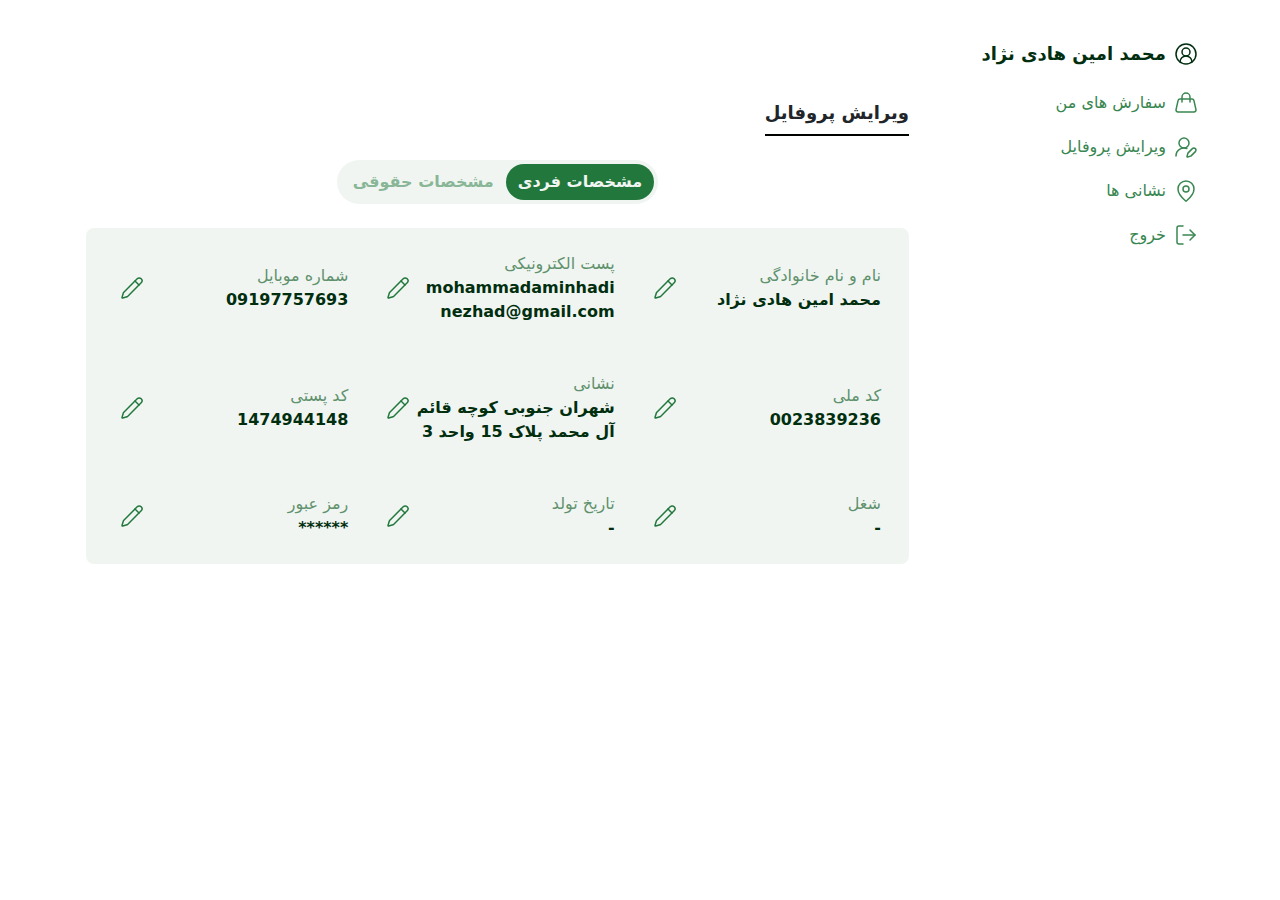
<file: site/profile.html>
<!doctype html>
<html lang="fa" dir="rtl">
  <head>
    <meta charset="UTF-8" />
    <meta name="viewport" content="width=device-width, initial-scale=1.0" />
    <title>حساب کاربری</title>
    <link rel="stylesheet" href="../assets/css/bootstrap.min.css" />
    <link rel="stylesheet" href="../assets/css/style.css" />
    <style>
      .modal {
        background-color: rgba(0, 0, 0, 0.5);
        transition: all 0.2s ease;
      }

      .modal-form-input {
        border: none;
        background-color: rgb(240, 240, 240);
        color: rgb(1, 46, 15);
        caret-color: rgb(1, 46, 15);
      }

      .modal-form-input:focus {
        outline: none;
      }

      .modal-form-btn {
        border-radius: 4px;
        border: none;
        background: rgb(34, 120, 60);
        color: rgb(255, 255, 255);
        padding: 8px 32px;
      }

      .hidden {
        visibility: hidden;
        opacity: 0;
      }

      .register-link {
        display: block;
        width: 100%;
        text-decoration: none;
        border-radius: 6px;
        background: rgb(34, 120, 60);
        color: rgb(255, 255, 255);
        padding: 8px 24px;
        transition: 0.2s;
      }

      .register-link:hover {
        background-color: rgb(28, 100, 50);
      }

      .custom-dropdown {
        position: relative;
      }

      .dropdown-trigger {
        width: 100%;
        padding: 10px 15px;
        border: 1.5px solid #e0e0e0;
        border-radius: 8px;
        background: rgb(255, 255, 255);
        text-align: right;
        font-size: 14px;
        color: rgb(33, 33, 33);
        cursor: pointer;
        transition: all 0.3s ease;
        display: flex;
        justify-content: space-between;
        align-items: center;
      }

      .dropdown-trigger:hover {
        border-color: rgb(34, 120, 60);
      }

      .dropdown-trigger.active {
        border-color: rgb(34, 120, 60);
      }

      .dropdown-menu-custom {
        position: absolute;
        top: calc(100% + 5px);
        left: 0;
        right: 0;
        max-height: 0;
        overflow: hidden;
        background: rgb(255, 255, 255);
        border-radius: 8px;
        margin: 0;
        padding: 0;
        list-style: none;
        box-shadow: 0 4px 12px rgba(0, 0, 0, 0.1);
        z-index: 1000;
      }

      .custom-dropdown.active .dropdown-menu-custom {
        max-height: 250px;
        overflow-y: auto;
        padding: 5px;
      }

      .dropdown-menu-custom::-webkit-scrollbar {
        width: 10px;
      }

      .dropdown-menu-custom::-webkit-scrollbar-track {
        background: #f1f1f1;
        border-radius: 10px;
      }

      .dropdown-menu-custom::-webkit-scrollbar-thumb {
        background: #bbb;
        border-radius: 10px;
      }

      .dropdown-menu-custom li {
        padding: 10px 15px;
        margin: 2px 0;
        border-radius: 6px;
        color: rgb(33, 33, 33);
        font-size: 14px;
      }

      .dropdown-menu-custom li:hover {
        background-color: rgb(34, 120, 60, 0.08);
        cursor: pointer;
      }

      .selected {
        background-color: rgb(34, 120, 60) !important;
        opacity: 1 !important;
        color: rgb(240, 245, 242) !important;
      }

      .selected-value {
        white-space: nowrap;
        overflow: hidden;
        text-overflow: ellipsis;
      }

      @media (max-width: 576px) {
        .modal-sm {
          width: 350px !important;
        }
      }
    </style>
  </head>
  <body>
    <div class="pt-4 pb-4">
      <div class="container-lg">
        <div class="header d-flex py-3">
          <a
            href="../index.html"
            class="d-flex align-items-center gap-2 text-decoration-none"
            style="color: rgb(1, 46, 15)"
          >
            <svg
              xmlns="http://www.w3.org/2000/svg"
              width="24"
              height="24"
              viewBox="0 0 24 24"
              fill="none"
              stroke="currentColor"
              stroke-width="1.5"
              stroke-linecap="round"
              stroke-linejoin="round"
              class="lucide lucide-circle-user-round-icon lucide-circle-user-round"
            >
              <path d="M18 20a6 6 0 0 0-12 0" />
              <circle cx="12" cy="10" r="4" />
              <circle cx="12" cy="12" r="10" />
            </svg>
            <span class="fw-semibold" style="font-size: 18px"
              >محمد امین هادی نژاد</span
            >
          </a>
        </div>
        <div class="row">
          <div class="col-lg-3">
            <div class="sidebar d-flex flex-column d-none d-lg-flex">
              <div class="sidebar-content flex-column">
                <ul class="list-unstyled p-0">
                  <li class="nav-item mb-1">
                    <a
                      href="orders.html"
                      class="nav-link d-flex align-items-center gap-2 py-2 rounded-3"
                    >
                      <svg
                        xmlns="http://www.w3.org/2000/svg"
                        width="24"
                        height="24"
                        viewBox="0 0 24 24"
                        fill="none"
                        stroke="currentColor"
                        stroke-width="1.5"
                        stroke-linecap="round"
                        stroke-linejoin="round"
                        class="lucide lucide-handbag-icon lucide-handbag"
                      >
                        <path
                          d="M2.048 18.566A2 2 0 0 0 4 21h16a2 2 0 0 0 1.952-2.434l-2-9A2 2 0 0 0 18 8H6a2 2 0 0 0-1.952 1.566z"
                        />
                        <path d="M8 11V6a4 4 0 0 1 8 0v5" />
                      </svg>
                      <span>سفارش های من</span>
                    </a>
                  </li>
                  <li class="nav-item mb-1">
                    <a
                      href="profile.html"
                      class="nav-link d-flex align-items-center gap-2 py-2 rounded-3 active"
                    >
                      <svg
                        xmlns="http://www.w3.org/2000/svg"
                        width="24"
                        height="24"
                        viewBox="0 0 24 24"
                        fill="none"
                        stroke="currentColor"
                        stroke-width="1.5"
                        stroke-linecap="round"
                        stroke-linejoin="round"
                        class="lucide lucide-user-round-pen-icon lucide-user-round-pen"
                      >
                        <path d="M2 21a8 8 0 0 1 10.821-7.487" />
                        <path
                          d="M21.378 16.626a1 1 0 0 0-3.004-3.004l-4.01 4.012a2 2 0 0 0-.506.854l-.837 2.87a.5.5 0 0 0 .62.62l2.87-.837a2 2 0 0 0 .854-.506z"
                        />
                        <circle cx="10" cy="8" r="5" />
                      </svg>
                      <span class="fw-normal">ویرایش پروفایل</span>
                    </a>
                  </li>
                  <li class="nav-item mb-1">
                    <a
                      href="locations.html"
                      class="nav-link d-flex align-items-center gap-2 py-2 rounded-3"
                    >
                      <svg
                        xmlns="http://www.w3.org/2000/svg"
                        width="24"
                        height="24"
                        viewBox="0 0 24 24"
                        fill="none"
                        stroke="currentColor"
                        stroke-width="1.5"
                        stroke-linecap="round"
                        stroke-linejoin="round"
                        class="lucide lucide-map-pin-icon lucide-map-pin"
                      >
                        <path
                          d="M20 10c0 4.993-5.539 10.193-7.399 11.799a1 1 0 0 1-1.202 0C9.539 20.193 4 14.993 4 10a8 8 0 0 1 16 0"
                        />
                        <circle cx="12" cy="10" r="3" />
                      </svg>
                      <span>نشانی ها</span>
                    </a>
                  </li>
                  <li class="nav-item mb-1">
                    <a
                      href="https://www.taminfalat.com/"
                      class="nav-link d-flex align-items-center gap-2 py-2 rounded-3"
                    >
                      <svg
                        xmlns="http://www.w3.org/2000/svg"
                        width="24"
                        height="24"
                        viewBox="0 0 24 24"
                        fill="none"
                        stroke="currentColor"
                        stroke-width="1.5"
                        stroke-linecap="round"
                        stroke-linejoin="round"
                        class="lucide lucide-log-out-icon lucide-log-out"
                      >
                        <path d="m16 17 5-5-5-5" />
                        <path d="M21 12H9" />
                        <path d="M9 21H5a2 2 0 0 1-2-2V5a2 2 0 0 1 2-2h4" />
                      </svg>
                      <span>خروج</span>
                    </a>
                  </li>
                </ul>
              </div>
            </div>
          </div>

          <div class="bottombar fixed-bottom border-top border-2 d-lg-none">
            <ul class="bottombar-nav">
              <li class="bottom-nav-item">
                <a href="../index.html" class="bottom-nav-link">
                  <svg
                    xmlns="http://www.w3.org/2000/svg"
                    width="24"
                    height="24"
                    viewBox="0 0 24 24"
                    fill="none"
                    stroke="currentColor"
                    stroke-width="1.5"
                    stroke-linecap="round"
                    stroke-linejoin="round"
                    class="lucide lucide-circle-user-round-icon lucide-circle-user-round"
                  >
                    <path d="M18 20a6 6 0 0 0-12 0" />
                    <circle cx="12" cy="10" r="4" />
                    <circle cx="12" cy="12" r="10" />
                  </svg>
                  <span>داشبورد</span>
                </a>
              </li>

              <li class="bottom-nav-item">
                <a href="orders.html" class="bottom-nav-link">
                  <svg
                    xmlns="http://www.w3.org/2000/svg"
                    width="24"
                    height="24"
                    viewBox="0 0 24 24"
                    fill="none"
                    stroke="currentColor"
                    stroke-width="1.5"
                  >
                    <path
                      d="M2.048 18.566A2 2 0 0 0 4 21h16a2 2 0 0 0 1.952-2.434l-2-9A2 2 0 0 0 18 8H6a2 2 0 0 0-1.952 1.566z"
                    />
                    <path d="M8 11V6a4 4 0 0 1 8 0v5" />
                  </svg>
                  <span>سفارشات</span>
                </a>
              </li>

              <li class="bottom-nav-item active">
                <a href="profile.html" class="bottom-nav-link">
                  <svg
                    xmlns="http://www.w3.org/2000/svg"
                    width="24"
                    height="24"
                    viewBox="0 0 24 24"
                    fill="none"
                    stroke="currentColor"
                    stroke-width="1.5"
                  >
                    <path d="M2 21a8 8 0 0 1 10.821-7.487" />
                    <path
                      d="M21.378 16.626a1 1 0 0 0-3.004-3.004l-4.01 4.012a2 2 0 0 0-.506.854l-.837 2.87a.5.5 0 0 0 .62.62l2.87-.837a2 2 0 0 0 .854-.506z"
                    />
                    <circle cx="10" cy="8" r="5" />
                  </svg>
                  <span>پروفایل</span>
                </a>
              </li>

              <li class="bottom-nav-item">
                <a href="locations.html" class="bottom-nav-link">
                  <svg
                    xmlns="http://www.w3.org/2000/svg"
                    width="24"
                    height="24"
                    viewBox="0 0 24 24"
                    fill="none"
                    stroke="currentColor"
                    stroke-width="1.5"
                  >
                    <path
                      d="M20 10c0 4.993-5.539 10.193-7.399 11.799a1 1 0 0 1-1.202 0C9.539 20.193 4 14.993 4 10a8 8 0 0 1 16 0"
                    />
                    <circle cx="12" cy="10" r="3" />
                  </svg>
                  <span>نشانی ها</span>
                </a>
              </li>

              <li class="bottom-nav-item">
                <a href="https://www.taminfalat.com/" class="bottom-nav-link">
                  <svg
                    xmlns="http://www.w3.org/2000/svg"
                    width="24"
                    height="24"
                    viewBox="0 0 24 24"
                    fill="none"
                    stroke="currentColor"
                    stroke-width="1.5"
                  >
                    <path d="m16 17 5-5-5-5" />
                    <path d="M21 12H9" />
                    <path d="M9 21H5a2 2 0 0 1-2-2V5a2 2 0 0 1 2-2h4" />
                  </svg>
                  <span>خروج</span>
                </a>
              </li>
            </ul>
          </div>

          <div class="col-lg-9">
            <div class="content py-3">
              <div class="d-flex flex-column gap-4 px-1">
                <div class="d-flex">
                  <span
                    class="fw-bold"
                    style="
                      font-size: 18px;
                      padding-bottom: 8px;
                      border-bottom: 2px solid rgb(0, 2, 0);
                    "
                    >ویرایش پروفایل</span
                  >
                </div>
                <div class="d-flex flex-column justify-content-center gap-4">
                  <div class="d-flex justify-content-center">
                    <div
                      class="buttons-wrapper d-flex rounded-pill p-1"
                      style="background-color: rgb(240, 245, 242)"
                    >
                      <button
                        class="fw-semibold rounded-pill opacity-50 selected"
                        id="natural"
                        style="
                          border: none;
                          background-color: inherit;
                          padding: 6px 12px;
                          color: rgb(34, 120, 60);
                        "
                      >
                        مشخصات فردی
                      </button>
                      <button
                        class="fw-semibold rounded-pill opacity-50"
                        id="legal"
                        style="
                          border: none;
                          background-color: inherit;
                          padding: 6px 12px;
                          color: rgb(34, 120, 60);
                        "
                      >
                        مشخصات حقوقی
                      </button>
                    </div>
                  </div>
                  <div class="informations-wrapper">
                    <div
                      class="info rounded-3 px-4"
                      id="natural"
                      style="background-color: rgb(240, 245, 242)"
                    >
                      <div class="row">
                        <div
                          class="d-flex justify-content-between align-items-center px-3 py-4 col-md-4 col-12"
                        >
                          <div class="d-flex flex-column align-items-start">
                            <p
                              class="m-0"
                              style="color: rgb(95, 145, 108); font-weight: 500"
                            >
                              نام و نام خانوادگی
                            </p>
                            <p
                              class="m-0 fw-bold"
                              style="color: rgb(1, 46, 15)"
                            >
                              محمد امین هادی نژاد
                            </p>
                          </div>
                          <button
                            class="btn--show-modal"
                            id="full-name"
                            style="
                              border: none;
                              background-color: inherit;
                              color: rgb(34, 120, 60);
                            "
                          >
                            <svg
                              xmlns="http://www.w3.org/2000/svg"
                              width="24"
                              height="24"
                              viewBox="0 0 24 24"
                              fill="none"
                              stroke="currentColor"
                              stroke-width="1.5"
                              stroke-linecap="round"
                              stroke-linejoin="round"
                              class="lucide lucide-pencil-icon lucide-pencil"
                            >
                              <path
                                d="M21.174 6.812a1 1 0 0 0-3.986-3.987L3.842 16.174a2 2 0 0 0-.5.83l-1.321 4.352a.5.5 0 0 0 .623.622l4.353-1.32a2 2 0 0 0 .83-.497z"
                              />
                              <path d="m15 5 4 4" />
                            </svg>
                          </button>
                        </div>
                        <div
                          class="d-flex justify-content-between align-items-center px-3 py-4 col-md-4 col-12"
                        >
                          <div class="d-flex flex-column align-items-start">
                            <p
                              class="m-0"
                              style="color: rgb(95, 145, 108); font-weight: 500"
                            >
                              پست الکترونیکی
                            </p>
                            <p
                              class="m-0 fw-bold"
                              style="
                                color: rgb(1, 46, 15);
                                word-break: break-word;
                              "
                            >
                              mohammadaminhadinezhad@gmail.com
                            </p>
                          </div>
                          <button
                            class="btn--show-modal"
                            id="email"
                            style="
                              border: none;
                              background-color: inherit;
                              color: rgb(34, 120, 60);
                            "
                          >
                            <svg
                              xmlns="http://www.w3.org/2000/svg"
                              width="24"
                              height="24"
                              viewBox="0 0 24 24"
                              fill="none"
                              stroke="currentColor"
                              stroke-width="1.5"
                              stroke-linecap="round"
                              stroke-linejoin="round"
                              class="lucide lucide-pencil-icon lucide-pencil"
                            >
                              <path
                                d="M21.174 6.812a1 1 0 0 0-3.986-3.987L3.842 16.174a2 2 0 0 0-.5.83l-1.321 4.352a.5.5 0 0 0 .623.622l4.353-1.32a2 2 0 0 0 .83-.497z"
                              />
                              <path d="m15 5 4 4" />
                            </svg>
                          </button>
                        </div>
                        <div
                          class="d-flex justify-content-between align-items-center px-3 py-4 col-md-4 col-12"
                        >
                          <div class="d-flex flex-column align-items-start">
                            <p
                              class="m-0"
                              style="color: rgb(95, 145, 108); font-weight: 500"
                            >
                              شماره موبایل
                            </p>
                            <p
                              class="m-0 fw-bold"
                              style="color: rgb(1, 46, 15)"
                            >
                              09197757693
                            </p>
                          </div>
                          <button
                            class="btn--show-modal"
                            id="mobile-number"
                            style="
                              border: none;
                              background-color: inherit;
                              color: rgb(34, 120, 60);
                            "
                          >
                            <svg
                              xmlns="http://www.w3.org/2000/svg"
                              width="24"
                              height="24"
                              viewBox="0 0 24 24"
                              fill="none"
                              stroke="currentColor"
                              stroke-width="1.5"
                              stroke-linecap="round"
                              stroke-linejoin="round"
                              class="lucide lucide-pencil-icon lucide-pencil"
                            >
                              <path
                                d="M21.174 6.812a1 1 0 0 0-3.986-3.987L3.842 16.174a2 2 0 0 0-.5.83l-1.321 4.352a.5.5 0 0 0 .623.622l4.353-1.32a2 2 0 0 0 .83-.497z"
                              />
                              <path d="m15 5 4 4" />
                            </svg>
                          </button>
                        </div>
                        <div
                          class="d-flex justify-content-between align-items-center px-3 py-4 col-md-4 col-12"
                        >
                          <div class="d-flex flex-column align-items-start">
                            <p
                              class="m-0"
                              style="color: rgb(95, 145, 108); font-weight: 500"
                            >
                              کد ملی
                            </p>
                            <p
                              class="m-0 fw-bold"
                              style="color: rgb(1, 46, 15)"
                            >
                              0023839236
                            </p>
                          </div>
                          <button
                            class="btn--show-modal"
                            id="national-id"
                            style="
                              border: none;
                              background-color: inherit;
                              color: rgb(34, 120, 60);
                            "
                          >
                            <svg
                              xmlns="http://www.w3.org/2000/svg"
                              width="24"
                              height="24"
                              viewBox="0 0 24 24"
                              fill="none"
                              stroke="currentColor"
                              stroke-width="1.5"
                              stroke-linecap="round"
                              stroke-linejoin="round"
                              class="lucide lucide-pencil-icon lucide-pencil"
                            >
                              <path
                                d="M21.174 6.812a1 1 0 0 0-3.986-3.987L3.842 16.174a2 2 0 0 0-.5.83l-1.321 4.352a.5.5 0 0 0 .623.622l4.353-1.32a2 2 0 0 0 .83-.497z"
                              />
                              <path d="m15 5 4 4" />
                            </svg>
                          </button>
                        </div>
                        <div
                          class="d-flex justify-content-between align-items-center px-3 py-4 col-md-4 col-12"
                        >
                          <div class="d-flex flex-column align-items-start">
                            <p
                              class="m-0"
                              style="color: rgb(95, 145, 108); font-weight: 500"
                            >
                              نشانی
                            </p>
                            <p
                              class="m-0 fw-bold"
                              style="color: rgb(1, 46, 15)"
                            >
                              شهران جنوبی کوچه قائم آل محمد پلاک 15 واحد 3
                            </p>
                          </div>
                          <button
                            class="btn--show-modal"
                            id="address"
                            style="
                              border: none;
                              background-color: inherit;
                              color: rgb(34, 120, 60);
                            "
                          >
                            <svg
                              xmlns="http://www.w3.org/2000/svg"
                              width="24"
                              height="24"
                              viewBox="0 0 24 24"
                              fill="none"
                              stroke="currentColor"
                              stroke-width="1.5"
                              stroke-linecap="round"
                              stroke-linejoin="round"
                              class="lucide lucide-pencil-icon lucide-pencil"
                            >
                              <path
                                d="M21.174 6.812a1 1 0 0 0-3.986-3.987L3.842 16.174a2 2 0 0 0-.5.83l-1.321 4.352a.5.5 0 0 0 .623.622l4.353-1.32a2 2 0 0 0 .83-.497z"
                              />
                              <path d="m15 5 4 4" />
                            </svg>
                          </button>
                        </div>
                        <div
                          class="d-flex justify-content-between align-items-center px-3 py-4 col-md-4 col-12"
                        >
                          <div class="d-flex flex-column align-items-start">
                            <p
                              class="m-0"
                              style="color: rgb(95, 145, 108); font-weight: 500"
                            >
                              کد پستی
                            </p>
                            <p
                              class="m-0 fw-bold"
                              style="color: rgb(1, 46, 15)"
                            >
                              1474944148
                            </p>
                          </div>
                          <button
                            class="btn--show-modal"
                            id="postal-code"
                            style="
                              border: none;
                              background-color: inherit;
                              color: rgb(34, 120, 60);
                            "
                          >
                            <svg
                              xmlns="http://www.w3.org/2000/svg"
                              width="24"
                              height="24"
                              viewBox="0 0 24 24"
                              fill="none"
                              stroke="currentColor"
                              stroke-width="1.5"
                              stroke-linecap="round"
                              stroke-linejoin="round"
                              class="lucide lucide-pencil-icon lucide-pencil"
                            >
                              <path
                                d="M21.174 6.812a1 1 0 0 0-3.986-3.987L3.842 16.174a2 2 0 0 0-.5.83l-1.321 4.352a.5.5 0 0 0 .623.622l4.353-1.32a2 2 0 0 0 .83-.497z"
                              />
                              <path d="m15 5 4 4" />
                            </svg>
                          </button>
                        </div>
                        <div
                          class="d-flex justify-content-between align-items-center px-3 py-4 col-md-4 col-12"
                        >
                          <div class="d-flex flex-column align-items-start">
                            <p
                              class="m-0"
                              style="color: rgb(95, 145, 108); font-weight: 500"
                            >
                              شغل
                            </p>
                            <p
                              class="m-0 fw-bold"
                              style="color: rgb(1, 46, 15)"
                            >
                              -
                            </p>
                          </div>
                          <button
                            class="btn--show-modal"
                            id="job"
                            style="
                              border: none;
                              background-color: inherit;
                              color: rgb(34, 120, 60);
                            "
                          >
                            <svg
                              xmlns="http://www.w3.org/2000/svg"
                              width="24"
                              height="24"
                              viewBox="0 0 24 24"
                              fill="none"
                              stroke="currentColor"
                              stroke-width="1.5"
                              stroke-linecap="round"
                              stroke-linejoin="round"
                              class="lucide lucide-pencil-icon lucide-pencil"
                            >
                              <path
                                d="M21.174 6.812a1 1 0 0 0-3.986-3.987L3.842 16.174a2 2 0 0 0-.5.83l-1.321 4.352a.5.5 0 0 0 .623.622l4.353-1.32a2 2 0 0 0 .83-.497z"
                              />
                              <path d="m15 5 4 4" />
                            </svg>
                          </button>
                        </div>
                        <div
                          class="d-flex justify-content-between align-items-center px-3 py-4 col-md-4 col-12"
                        >
                          <div class="d-flex flex-column align-items-start">
                            <p
                              class="m-0"
                              style="color: rgb(95, 145, 108); font-weight: 500"
                            >
                              تاریخ تولد
                            </p>
                            <p
                              class="m-0 fw-bold"
                              style="color: rgb(1, 46, 15)"
                            >
                              -
                            </p>
                          </div>
                          <button
                            class="btn--show-modal"
                            id="birthdate"
                            style="
                              border: none;
                              background-color: inherit;
                              color: rgb(34, 120, 60);
                            "
                          >
                            <svg
                              xmlns="http://www.w3.org/2000/svg"
                              width="24"
                              height="24"
                              viewBox="0 0 24 24"
                              fill="none"
                              stroke="currentColor"
                              stroke-width="1.5"
                              stroke-linecap="round"
                              stroke-linejoin="round"
                              class="lucide lucide-pencil-icon lucide-pencil"
                            >
                              <path
                                d="M21.174 6.812a1 1 0 0 0-3.986-3.987L3.842 16.174a2 2 0 0 0-.5.83l-1.321 4.352a.5.5 0 0 0 .623.622l4.353-1.32a2 2 0 0 0 .83-.497z"
                              />
                              <path d="m15 5 4 4" />
                            </svg>
                          </button>
                        </div>
                        <div
                          class="d-flex justify-content-between align-items-center px-3 py-4 col-md-4 col-12"
                        >
                          <div class="d-flex flex-column align-items-start">
                            <p
                              class="m-0"
                              style="color: rgb(95, 145, 108); font-weight: 500"
                            >
                              رمز عبور
                            </p>
                            <p
                              class="m-0 fw-bold"
                              style="color: rgb(1, 46, 15)"
                            >
                              ******
                            </p>
                          </div>
                          <button
                            class="btn--show-modal"
                            id="password"
                            style="
                              border: none;
                              background-color: inherit;
                              color: rgb(34, 120, 60);
                            "
                          >
                            <svg
                              xmlns="http://www.w3.org/2000/svg"
                              width="24"
                              height="24"
                              viewBox="0 0 24 24"
                              fill="none"
                              stroke="currentColor"
                              stroke-width="1.5"
                              stroke-linecap="round"
                              stroke-linejoin="round"
                              class="lucide lucide-pencil-icon lucide-pencil"
                            >
                              <path
                                d="M21.174 6.812a1 1 0 0 0-3.986-3.987L3.842 16.174a2 2 0 0 0-.5.83l-1.321 4.352a.5.5 0 0 0 .623.622l4.353-1.32a2 2 0 0 0 .83-.497z"
                              />
                              <path d="m15 5 4 4" />
                            </svg>
                          </button>
                        </div>
                      </div>
                    </div>
                    <div
                      class="info rounded-3 px-4 d-none"
                      id="legal"
                      style="background-color: rgb(240, 245, 242)"
                    >
                      <div class="text-center py-4">
                        <p style="color: rgb(33, 33, 33)">
                          با تکمیل مشخصات حقوقی، می‌توانید اقدام به خرید سازمانی
                          با دریافت فاکتور رسمی نمایید.
                        </p>
                        <div>
                          <a
                            class="register-link"
                            href="https://www.taminfalat.com/entry/enrollment"
                            >ثبت نام حقوقی</a
                          >
                        </div>
                      </div>
                    </div>
                  </div>
                </div>
              </div>
            </div>
          </div>
        </div>
      </div>
    </div>

    <div class="modals">
      <div
        class="modal hidden d-flex justify-content-center align-items-center"
        id="full-name"
      >
        <div
          class="rounded-2 border"
          style="background-color: rgb(255, 255, 255)"
        >
          <div class="modal-sm pb-2" style="width: 450px">
            <div
              class="d-flex align-items-center justify-content-between px-4 border-bottom fw-bold"
            >
              <span style="color: rgb(34, 120, 60)">نام و نام خانوادگی</span>
              <button
                class="btn--close-modal p-0 py-3"
                style="
                  border: none;
                  background-color: inherit;
                  color: rgb(34, 120, 60);
                "
              >
                <svg
                  xmlns="http://www.w3.org/2000/svg"
                  width="24"
                  height="24"
                  viewBox="0 0 24 24"
                  fill="none"
                  stroke="currentColor"
                  stroke-width="1.5"
                  stroke-linecap="round"
                  stroke-linejoin="round"
                  class="lucide lucide-x-icon lucide-x"
                >
                  <path d="M18 6 6 18" />
                  <path d="m6 6 12 12" />
                </svg>
              </button>
            </div>
            <form action="" class="d-flex flex-column px-3" autocomplete="off">
              <label
                for=""
                class="d-flex flex-column gap-2 fw-semibold"
                style="color: rgb(34, 120, 60)"
              >
                نام و نام خانوادگی
                <div class="mb-4">
                  <input
                    type="text"
                    class="modal-form-input modal-form-input--firstname w-100 py-2 px-1 fw-semibold"
                  />
                </div>
              </label>
              <div class="d-flex justify-content-end">
                <button type="submit" class="modal-form-btn">
                  ثبت اطلاعات
                </button>
              </div>
            </form>
          </div>
        </div>
      </div>
      <div
        class="modal hidden d-flex justify-content-center align-items-center"
        id="email"
      >
        <div
          class="rounded-2 border"
          style="background-color: rgb(255, 255, 255)"
        >
          <div class="modal-sm pb-2" style="width: 450px">
            <div
              class="d-flex align-items-center justify-content-between px-4 border-bottom fw-bold"
            >
              <span style="color: rgb(34, 120, 60)">پست الکترونیکی</span>
              <button
                class="btn--close-modal p-0 py-3"
                style="
                  border: none;
                  background-color: inherit;
                  color: rgb(34, 120, 60);
                "
              >
                <svg
                  xmlns="http://www.w3.org/2000/svg"
                  width="24"
                  height="24"
                  viewBox="0 0 24 24"
                  fill="none"
                  stroke="currentColor"
                  stroke-width="1.5"
                  stroke-linecap="round"
                  stroke-linejoin="round"
                  class="lucide lucide-x-icon lucide-x"
                >
                  <path d="M18 6 6 18" />
                  <path d="m6 6 12 12" />
                </svg>
              </button>
            </div>
            <form action="" class="d-flex flex-column px-3" autocomplete="off">
              <label
                for=""
                class="d-flex flex-column gap-2 fw-semibold"
                style="color: rgb(34, 120, 60)"
              >
                پست الکترونیکی
                <div class="mb-4">
                  <input
                    type="text"
                    class="modal-form-input w-100 py-2 px-1 fw-semibold"
                  />
                </div>
              </label>
              <div class="d-flex justify-content-end">
                <button type="submit" class="modal-form-btn">
                  ثبت اطلاعات
                </button>
              </div>
            </form>
          </div>
        </div>
      </div>
      <div
        class="modal hidden d-flex justify-content-center align-items-center"
        id="mobile-number"
      >
        <div
          class="rounded-2 border"
          style="background-color: rgb(255, 255, 255)"
        >
          <div class="modal-sm pb-2" style="width: 450px">
            <div
              class="d-flex align-items-center justify-content-between px-4 border-bottom fw-bold"
            >
              <span style="color: rgb(34, 120, 60)">شماره موبایل</span>
              <button
                class="btn--close-modal p-0 py-3"
                style="
                  border: none;
                  background-color: inherit;
                  color: rgb(34, 120, 60);
                "
              >
                <svg
                  xmlns="http://www.w3.org/2000/svg"
                  width="24"
                  height="24"
                  viewBox="0 0 24 24"
                  fill="none"
                  stroke="currentColor"
                  stroke-width="1.5"
                  stroke-linecap="round"
                  stroke-linejoin="round"
                  class="lucide lucide-x-icon lucide-x"
                >
                  <path d="M18 6 6 18" />
                  <path d="m6 6 12 12" />
                </svg>
              </button>
            </div>
            <form action="" class="d-flex flex-column px-3" autocomplete="off">
              <label
                for=""
                class="d-flex flex-column gap-2 fw-semibold"
                style="color: rgb(34, 120, 60)"
              >
                شماره موبایل
                <div class="mb-4">
                  <input
                    type="text"
                    class="modal-form-input w-100 py-2 px-1 fw-semibold"
                  />
                </div>
              </label>
              <div class="d-flex justify-content-end">
                <button type="submit" class="modal-form-btn">
                  ثبت اطلاعات
                </button>
              </div>
            </form>
          </div>
        </div>
      </div>
      <div
        class="modal hidden d-flex justify-content-center align-items-center"
        id="national-id"
      >
        <div
          class="rounded-2 border"
          style="background-color: rgb(255, 255, 255)"
        >
          <div class="modal-sm pb-2" style="width: 450px">
            <div
              class="d-flex align-items-center justify-content-between px-4 border-bottom fw-bold"
            >
              <span style="color: rgb(34, 120, 60)">کد ملی</span>
              <button
                class="btn--close-modal p-0 py-3"
                style="
                  border: none;
                  background-color: inherit;
                  color: rgb(34, 120, 60);
                "
              >
                <svg
                  xmlns="http://www.w3.org/2000/svg"
                  width="24"
                  height="24"
                  viewBox="0 0 24 24"
                  fill="none"
                  stroke="currentColor"
                  stroke-width="1.5"
                  stroke-linecap="round"
                  stroke-linejoin="round"
                  class="lucide lucide-x-icon lucide-x"
                >
                  <path d="M18 6 6 18" />
                  <path d="m6 6 12 12" />
                </svg>
              </button>
            </div>
            <form action="" class="d-flex flex-column px-3" autocomplete="off">
              <label
                for=""
                class="d-flex flex-column gap-2 fw-semibold"
                style="color: rgb(34, 120, 60)"
              >
                کد ملی
                <div class="mb-4">
                  <input
                    type="text"
                    class="modal-form-input w-100 py-2 px-1 fw-semibold"
                  />
                </div>
              </label>
              <div class="d-flex justify-content-end">
                <button type="submit" class="modal-form-btn">
                  ثبت اطلاعات
                </button>
              </div>
            </form>
          </div>
        </div>
      </div>
      <div
        class="modal hidden d-flex justify-content-center align-items-center"
        id="address"
      >
        <div
          class="rounded-2 border"
          style="background-color: rgb(255, 255, 255)"
        >
          <div class="modal-sm pb-2" style="width: 450px">
            <div
              class="d-flex align-items-center justify-content-between px-4 border-bottom fw-bold"
            >
              <span style="color: rgb(34, 120, 60)">نشانی</span>
              <button
                class="btn--close-modal p-0 py-3"
                style="
                  border: none;
                  background-color: inherit;
                  color: rgb(34, 120, 60);
                "
              >
                <svg
                  xmlns="http://www.w3.org/2000/svg"
                  width="24"
                  height="24"
                  viewBox="0 0 24 24"
                  fill="none"
                  stroke="currentColor"
                  stroke-width="1.5"
                  stroke-linecap="round"
                  stroke-linejoin="round"
                  class="lucide lucide-x-icon lucide-x"
                >
                  <path d="M18 6 6 18" />
                  <path d="m6 6 12 12" />
                </svg>
              </button>
            </div>
            <form action="" class="d-flex flex-column px-3" autocomplete="off">
              <label
                for=""
                class="d-flex flex-column gap-2 fw-semibold"
                style="color: rgb(34, 120, 60)"
              >
                نشانی
                <div class="mb-4">
                  <input
                    type="text"
                    class="modal-form-input w-100 py-2 px-1 fw-semibold"
                  />
                </div>
              </label>
              <div class="d-flex justify-content-end">
                <button type="submit" class="modal-form-btn">
                  ثبت اطلاعات
                </button>
              </div>
            </form>
          </div>
        </div>
      </div>
      <div
        class="modal hidden d-flex justify-content-center align-items-center"
        id="postal-code"
      >
        <div
          class="rounded-2 border"
          style="background-color: rgb(255, 255, 255)"
        >
          <div class="modal-sm pb-2" style="width: 450px">
            <div
              class="d-flex align-items-center justify-content-between px-4 border-bottom fw-bold"
            >
              <span style="color: rgb(34, 120, 60)">کد پستی</span>
              <button
                class="btn--close-modal p-0 py-3"
                style="
                  border: none;
                  background-color: inherit;
                  color: rgb(34, 120, 60);
                "
              >
                <svg
                  xmlns="http://www.w3.org/2000/svg"
                  width="24"
                  height="24"
                  viewBox="0 0 24 24"
                  fill="none"
                  stroke="currentColor"
                  stroke-width="1.5"
                  stroke-linecap="round"
                  stroke-linejoin="round"
                  class="lucide lucide-x-icon lucide-x"
                >
                  <path d="M18 6 6 18" />
                  <path d="m6 6 12 12" />
                </svg>
              </button>
            </div>
            <form action="" class="d-flex flex-column px-3" autocomplete="off">
              <label
                for=""
                class="d-flex flex-column gap-2 fw-semibold"
                style="color: rgb(34, 120, 60)"
              >
                کد پستی
                <div class="mb-4">
                  <input
                    type="text"
                    class="modal-form-input w-100 py-2 px-1 fw-semibold"
                  />
                </div>
              </label>
              <div class="d-flex justify-content-end">
                <button type="submit" class="modal-form-btn">
                  ثبت اطلاعات
                </button>
              </div>
            </form>
          </div>
        </div>
      </div>
      <div
        class="modal hidden d-flex justify-content-center align-items-center"
        id="job"
      >
        <div
          class="rounded-2 border"
          style="background-color: rgb(255, 255, 255)"
        >
          <div class="modal-sm pb-2" style="width: 450px">
            <div
              class="d-flex align-items-center justify-content-between px-4 border-bottom fw-bold"
            >
              <span style="color: rgb(34, 120, 60)">شغل</span>
              <button
                class="btn--close-modal p-0 py-3"
                style="
                  border: none;
                  background-color: inherit;
                  color: rgb(34, 120, 60);
                "
              >
                <svg
                  xmlns="http://www.w3.org/2000/svg"
                  width="24"
                  height="24"
                  viewBox="0 0 24 24"
                  fill="none"
                  stroke="currentColor"
                  stroke-width="1.5"
                  stroke-linecap="round"
                  stroke-linejoin="round"
                  class="lucide lucide-x-icon lucide-x"
                >
                  <path d="M18 6 6 18" />
                  <path d="m6 6 12 12" />
                </svg>
              </button>
            </div>
            <form action="" class="d-flex flex-column px-3" autocomplete="off">
              <label
                for=""
                class="d-flex flex-column gap-2 fw-semibold"
                style="color: rgb(34, 120, 60)"
              >
                شغل
                <div class="mb-4">
                  <input
                    type="text"
                    class="modal-form-input w-100 py-2 px-1 fw-semibold"
                  />
                </div>
              </label>
              <div class="d-flex justify-content-end">
                <button type="submit" class="modal-form-btn">
                  ثبت اطلاعات
                </button>
              </div>
            </form>
          </div>
        </div>
      </div>
      <div
        class="modal hidden d-flex justify-content-center align-items-center"
        id="birthdate"
      >
        <div
          class="rounded-2 border"
          style="background-color: rgb(255, 255, 255)"
        >
          <div class="modal-sm pb-2" style="width: 450px">
            <div
              class="d-flex align-items-center justify-content-between px-4 border-bottom fw-bold"
            >
              <span style="color: rgb(34, 120, 60)">تاریخ تولد</span>
              <button
                class="btn--close-modal p-0 py-3"
                style="
                  border: none;
                  background-color: inherit;
                  color: rgb(34, 120, 60);
                "
              >
                <svg
                  xmlns="http://www.w3.org/2000/svg"
                  width="24"
                  height="24"
                  viewBox="0 0 24 24"
                  fill="none"
                  stroke="currentColor"
                  stroke-width="1.5"
                  stroke-linecap="round"
                  stroke-linejoin="round"
                  class="lucide lucide-x-icon lucide-x"
                >
                  <path d="M18 6 6 18" />
                  <path d="m6 6 12 12" />
                </svg>
              </button>
            </div>
            <form action="" class="d-flex flex-column px-3" autocomplete="off">
              <div class="d-flex mt-2 mb-4" style="gap: 10px">
                <div class="custom-dropdown" data-type="year" style="flex: 1">
                  <button class="dropdown-trigger" type="button">
                    <span class="selected-value">سال</span>
                    <svg
                      xmlns="http://www.w3.org/2000/svg"
                      width="18"
                      height="18"
                      viewBox="0 0 24 24"
                      fill="none"
                      stroke="currentColor"
                      stroke-width="1.5"
                      stroke-linecap="round"
                      stroke-linejoin="round"
                      class="lucide lucide-chevron-down-icon lucide-chevron-down"
                    >
                      <path d="m6 9 6 6 6-6" />
                    </svg>
                  </button>
                  <ul class="dropdown-menu-custom"></ul>
                </div>
                <div class="custom-dropdown" data-type="month" style="flex: 1">
                  <button class="dropdown-trigger" type="button">
                    <span class="selected-value">ماه</span>
                    <svg
                      xmlns="http://www.w3.org/2000/svg"
                      width="18"
                      height="18"
                      viewBox="0 0 24 24"
                      fill="none"
                      stroke="currentColor"
                      stroke-width="1.5"
                      stroke-linecap="round"
                      stroke-linejoin="round"
                      class="lucide lucide-chevron-down-icon lucide-chevron-down"
                    >
                      <path d="m6 9 6 6 6-6" />
                    </svg>
                  </button>
                  <ul class="dropdown-menu-custom">
                    <li data-value="1">فروردین</li>
                    <li data-value="2">اردیبهشت</li>
                    <li data-value="3">خرداد</li>
                    <li data-value="4">تیر</li>
                    <li data-value="5">مرداد</li>
                    <li data-value="6">شهریور</li>
                    <li data-value="7">مهر</li>
                    <li data-value="8">آبان</li>
                    <li data-value="9">آذر</li>
                    <li data-value="10">دی</li>
                    <li data-value="11">بهمن</li>
                    <li data-value="12">اسفند</li>
                  </ul>
                </div>
                <div class="custom-dropdown" data-type="day" style="flex: 1">
                  <button class="dropdown-trigger" type="button">
                    <span class="selected-value">روز</span>
                    <svg
                      xmlns="http://www.w3.org/2000/svg"
                      width="18"
                      height="18"
                      viewBox="0 0 24 24"
                      fill="none"
                      stroke="currentColor"
                      stroke-width="1.5"
                      stroke-linecap="round"
                      stroke-linejoin="round"
                      class="lucide lucide-chevron-down-icon lucide-chevron-down"
                    >
                      <path d="m6 9 6 6 6-6" />
                    </svg>
                  </button>
                  <ul class="dropdown-menu-custom"></ul>
                </div>
              </div>
              <div class="d-flex justify-content-end">
                <button type="submit" class="modal-form-btn">
                  ثبت اطلاعات
                </button>
              </div>
            </form>
          </div>
        </div>
      </div>

      <div
        class="modal hidden d-flex justify-content-center align-items-center"
        id="password"
      >
        <div
          class="rounded-2 border"
          style="background-color: rgb(255, 255, 255)"
        >
          <div class="modal-sm pb-2" style="width: 450px">
            <div
              class="d-flex align-items-center justify-content-between px-4 border-bottom fw-bold"
            >
              <span style="color: rgb(34, 120, 60)">ویرایش رمز عبور</span>
              <button
                class="btn--close-modal p-0 py-3"
                style="
                  border: none;
                  background-color: inherit;
                  color: rgb(34, 120, 60);
                "
              >
                <svg
                  xmlns="http://www.w3.org/2000/svg"
                  width="24"
                  height="24"
                  viewBox="0 0 24 24"
                  fill="none"
                  stroke="currentColor"
                  stroke-width="1.5"
                  stroke-linecap="round"
                  stroke-linejoin="round"
                  class="lucide lucide-x-icon lucide-x"
                >
                  <path d="M18 6 6 18" />
                  <path d="m6 6 12 12" />
                </svg>
              </button>
            </div>
            <form action="" class="d-flex flex-column px-3" autocomplete="off">
              <label
                for=""
                class="d-flex flex-column gap-2 fw-semibold"
                style="color: rgb(34, 120, 60)"
              >
                رمز عبور فعلی
                <div class="mb-4">
                  <input
                    type="password"
                    class="modal-form-input w-100 py-2 px-1 fw-semibold"
                  />
                </div>
              </label>
              <label
                for=""
                class="d-flex flex-column gap-2 fw-semibold"
                style="color: rgb(34, 120, 60)"
              >
                رمز عبور جدید
                <div class="mb-4">
                  <input
                    type="password"
                    class="modal-form-input modal-form-input--firstname w-100 py-2 px-1 fw-semibold"
                  />
                </div>
              </label>
              <label
                for=""
                class="d-flex flex-column gap-2 fw-semibold"
                style="color: rgb(34, 120, 60)"
              >
                تکرار رمز عبور جدید
                <div class="mb-4">
                  <input
                    type="password"
                    class="modal-form-input modal-form-input--firstname w-100 py-2 px-1 fw-semibold"
                  />
                </div>
              </label>
              <div class="d-flex justify-content-end">
                <button type="submit" class="modal-form-btn">
                  ثبت اطلاعات
                </button>
              </div>
            </form>
          </div>
        </div>
      </div>
    </div>

    <script src="../assets/js/bootstrap.bundle.min.js"></script>
    <script src="../assets/js/script.js"></script>
    <script>
      'use strict';

      const buttonsWrapper = document.querySelector('.buttons-wrapper');
      const informationsWrapper = document.querySelector(
        '.informations-wrapper',
      );
      const modals = document.querySelectorAll('.modal');
      const btnsOpenModal = document.querySelectorAll('.btn--show-modal');
      const btnsCloseModal = document.querySelectorAll('.btn--close-modal');

      const switchInfo = function (e) {
        const clicked = e.target.closest('button');
        if (!clicked) return;

        buttonsWrapper
          .querySelectorAll('button')
          .forEach(btn => btn.classList.remove('selected'));
        clicked.classList.add('selected');

        informationsWrapper.querySelectorAll('.info').forEach(info => {
          info.classList.add('d-none');
          if (clicked.id === info.id) info.classList.remove('d-none');
        });
      };

      if (buttonsWrapper) {
        buttonsWrapper.addEventListener('click', switchInfo);
      }

      const openModal = function (e) {
        const clicked = e.target.closest('button');
        if (!clicked) return;

        modals.forEach(modal => {
          if (clicked.id === modal.id) {
            modal
              .querySelectorAll('input')
              .forEach(input => (input.value = ''));
            modal.classList.remove('hidden');
          }
        });
      };

      const closeModal = function () {
        modals.forEach(modal => modal.classList.add('hidden'));
      };

      btnsOpenModal.forEach(btn => btn.addEventListener('click', openModal));
      btnsCloseModal.forEach(btn => btn.addEventListener('click', closeModal));

      document.addEventListener('click', function (e) {
        if (e.target.classList.contains('modal')) closeModal();
      });

      document.addEventListener('keydown', function (e) {
        if (e.key === 'Escape') closeModal();
      });

      let selectedData = { year: null, month: null, day: null };

      const yearDropdown = document.querySelector(
        '[data-type="year"] .dropdown-menu-custom',
      );
      if (yearDropdown) {
        for (let year = 1400; year >= 1310; year--) {
          const li = document.createElement('li');
          li.dataset.value = year;
          li.textContent = year;
          yearDropdown.appendChild(li);
        }
      }

      const dayDropdown = document.querySelector(
        '[data-type="day"] .dropdown-menu-custom',
      );
      if (dayDropdown) {
        for (let day = 1; day <= 31; day++) {
          const li = document.createElement('li');
          li.dataset.value = day;
          li.textContent = day;
          dayDropdown.appendChild(li);
        }
      }

      document.querySelectorAll('.dropdown-trigger').forEach(trigger => {
        trigger.addEventListener('click', function (e) {
          e.stopPropagation();

          const parentDropdown = this.parentElement;
          const isActive = parentDropdown.classList.contains('active');

          document.querySelectorAll('.custom-dropdown').forEach(dd => {
            dd.classList.remove('active');
            dd.querySelector('.dropdown-trigger').classList.remove('active');
          });

          if (!isActive) {
            parentDropdown.classList.add('active');
            this.classList.add('active');
          }
        });
      });

      document.querySelectorAll('.dropdown-menu-custom').forEach(menu => {
        menu.addEventListener('click', function (e) {
          const item = e.target.closest('li');
          if (!item) return;

          const dropdown = this.closest('.custom-dropdown');
          const type = dropdown.dataset.type;

          dropdown
            .querySelectorAll('li')
            .forEach(li => li.classList.remove('selected'));
          item.classList.add('selected');
          dropdown.querySelector('.selected-value').textContent =
            item.textContent;
          selectedData[type] = item.dataset.value;

          dropdown.classList.remove('active');
          dropdown
            .querySelector('.dropdown-trigger')
            .classList.remove('active');
        });
      });

      document.addEventListener('click', function () {
        document.querySelectorAll('.custom-dropdown').forEach(dd => {
          dd.classList.remove('active');
          dd.querySelector('.dropdown-trigger').classList.remove('active');
        });
      });
    </script>
  </body>
</html>
</file>
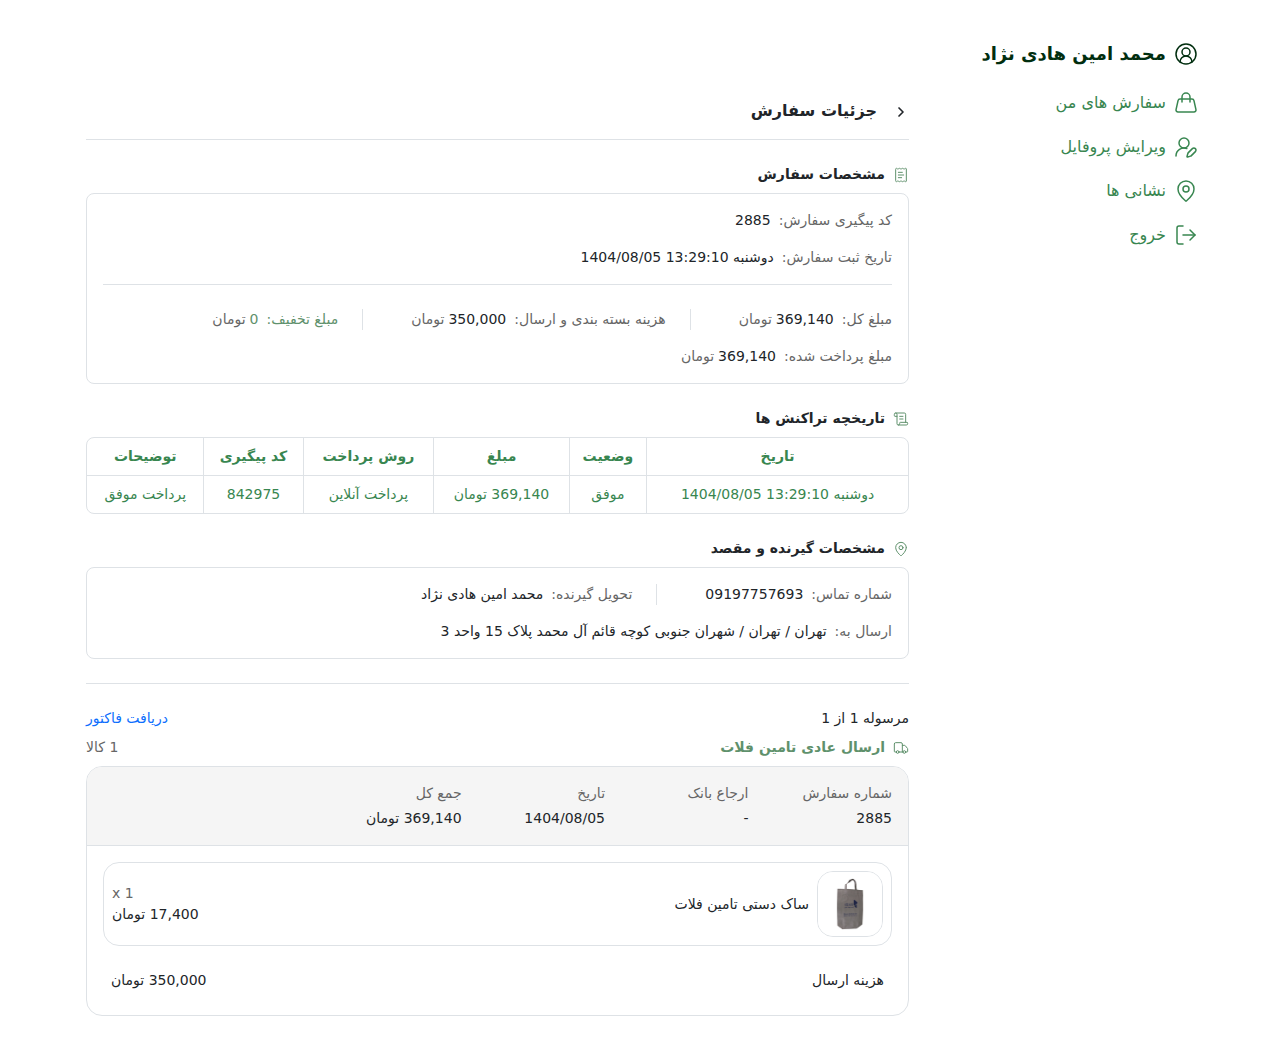
<file: site/orders/order-detail.html>
<!doctype html>
<html lang="fa" dir="rtl">
  <head>
    <meta charset="UTF-8" />
    <meta name="viewport" content="width=device-width, initial-scale=1.0" />
    <title>حساب کاربری</title>
    <link rel="stylesheet" href="../../assets/css/bootstrap.min.css" />
    <link rel="stylesheet" href="../../assets/css/style.css" />
    <style>
      .transaction-btn.active .lucide-chevron-down {
        transform: rotate(180deg);
      }

      @media (max-width: 991.98px) {
        .order-info {
          justify-content: space-between !important;
        }

        .border-lg-none {
          border: none !important;
        }

        .display-lg-none {
          display: none !important;
        }
      }
    </style>
  </head>
  <body>
    <div class="pt-4 pb-4">
      <div class="container-lg">
        <div class="header d-flex py-3">
          <a
            href="../../index.html"
            class="d-flex align-items-center gap-2 text-decoration-none"
            style="color: rgb(1, 46, 15)"
          >
            <svg
              xmlns="http://www.w3.org/2000/svg"
              width="24"
              height="24"
              viewBox="0 0 24 24"
              fill="none"
              stroke="currentColor"
              stroke-width="1.5"
              stroke-linecap="round"
              stroke-linejoin="round"
              class="lucide lucide-circle-user-round-icon lucide-circle-user-round"
            >
              <path d="M18 20a6 6 0 0 0-12 0" />
              <circle cx="12" cy="10" r="4" />
              <circle cx="12" cy="12" r="10" />
            </svg>
            <span class="fw-semibold" style="font-size: 18px"
              >محمد امین هادی نژاد</span
            >
          </a>
        </div>
        <div class="row">
          <div class="col-lg-3">
            <div class="sidebar d-flex flex-column d-none d-lg-flex">
              <div class="sidebar-content flex-column">
                <ul class="list-unstyled p-0">
                  <li class="nav-item mb-1">
                    <a
                      href="../orders.html"
                      class="nav-link d-flex align-items-center gap-2 py-2 rounded-3 active"
                    >
                      <svg
                        xmlns="http://www.w3.org/2000/svg"
                        width="24"
                        height="24"
                        viewBox="0 0 24 24"
                        fill="none"
                        stroke="currentColor"
                        stroke-width="1.5"
                        stroke-linecap="round"
                        stroke-linejoin="round"
                        class="lucide lucide-handbag-icon lucide-handbag"
                      >
                        <path
                          d="M2.048 18.566A2 2 0 0 0 4 21h16a2 2 0 0 0 1.952-2.434l-2-9A2 2 0 0 0 18 8H6a2 2 0 0 0-1.952 1.566z"
                        />
                        <path d="M8 11V6a4 4 0 0 1 8 0v5" />
                      </svg>
                      <span>سفارش های من</span>
                    </a>
                  </li>
                  <li class="nav-item mb-1">
                    <a
                      href="../profile.html"
                      class="nav-link d-flex align-items-center gap-2 py-2 rounded-3"
                    >
                      <svg
                        xmlns="http://www.w3.org/2000/svg"
                        width="24"
                        height="24"
                        viewBox="0 0 24 24"
                        fill="none"
                        stroke="currentColor"
                        stroke-width="1.5"
                        stroke-linecap="round"
                        stroke-linejoin="round"
                        class="lucide lucide-user-round-pen-icon lucide-user-round-pen"
                      >
                        <path d="M2 21a8 8 0 0 1 10.821-7.487" />
                        <path
                          d="M21.378 16.626a1 1 0 0 0-3.004-3.004l-4.01 4.012a2 2 0 0 0-.506.854l-.837 2.87a.5.5 0 0 0 .62.62l2.87-.837a2 2 0 0 0 .854-.506z"
                        />
                        <circle cx="10" cy="8" r="5" />
                      </svg>
                      <span class="fw-normal">ویرایش پروفایل</span>
                    </a>
                  </li>
                  <li class="nav-item mb-1">
                    <a
                      href="../locations.html"
                      class="nav-link d-flex align-items-center gap-2 py-2 rounded-3"
                    >
                      <svg
                        xmlns="http://www.w3.org/2000/svg"
                        width="24"
                        height="24"
                        viewBox="0 0 24 24"
                        fill="none"
                        stroke="currentColor"
                        stroke-width="1.5"
                        stroke-linecap="round"
                        stroke-linejoin="round"
                        class="lucide lucide-map-pin-icon lucide-map-pin"
                      >
                        <path
                          d="M20 10c0 4.993-5.539 10.193-7.399 11.799a1 1 0 0 1-1.202 0C9.539 20.193 4 14.993 4 10a8 8 0 0 1 16 0"
                        />
                        <circle cx="12" cy="10" r="3" />
                      </svg>
                      <span>نشانی ها</span>
                    </a>
                  </li>
                  <li class="nav-item mb-1">
                    <a
                      href="https://www.taminfalat.com/"
                      class="nav-link d-flex align-items-center gap-2 py-2 rounded-3"
                    >
                      <svg
                        xmlns="http://www.w3.org/2000/svg"
                        width="24"
                        height="24"
                        viewBox="0 0 24 24"
                        fill="none"
                        stroke="currentColor"
                        stroke-width="1.5"
                        stroke-linecap="round"
                        stroke-linejoin="round"
                        class="lucide lucide-log-out-icon lucide-log-out"
                      >
                        <path d="m16 17 5-5-5-5" />
                        <path d="M21 12H9" />
                        <path d="M9 21H5a2 2 0 0 1-2-2V5a2 2 0 0 1 2-2h4" />
                      </svg>
                      <span>خروج</span>
                    </a>
                  </li>
                </ul>
              </div>
            </div>
          </div>

          <div class="bottombar fixed-bottom border-top border-2 d-lg-none">
            <ul class="bottombar-nav">
              <li class="bottom-nav-item">
                <a href="../../index.html" class="bottom-nav-link">
                  <svg
                    xmlns="http://www.w3.org/2000/svg"
                    width="24"
                    height="24"
                    viewBox="0 0 24 24"
                    fill="none"
                    stroke="currentColor"
                    stroke-width="1.5"
                    stroke-linecap="round"
                    stroke-linejoin="round"
                    class="lucide lucide-circle-user-round-icon lucide-circle-user-round"
                  >
                    <path d="M18 20a6 6 0 0 0-12 0" />
                    <circle cx="12" cy="10" r="4" />
                    <circle cx="12" cy="12" r="10" />
                  </svg>
                  <span>داشبورد</span>
                </a>
              </li>

              <li class="bottom-nav-item active">
                <a href="../orders.html" class="bottom-nav-link">
                  <svg
                    xmlns="http://www.w3.org/2000/svg"
                    width="24"
                    height="24"
                    viewBox="0 0 24 24"
                    fill="none"
                    stroke="currentColor"
                    stroke-width="1.5"
                  >
                    <path
                      d="M2.048 18.566A2 2 0 0 0 4 21h16a2 2 0 0 0 1.952-2.434l-2-9A2 2 0 0 0 18 8H6a2 2 0 0 0-1.952 1.566z"
                    />
                    <path d="M8 11V6a4 4 0 0 1 8 0v5" />
                  </svg>
                  <span>سفارشات</span>
                </a>
              </li>

              <li class="bottom-nav-item">
                <a href="../profile.html" class="bottom-nav-link">
                  <svg
                    xmlns="http://www.w3.org/2000/svg"
                    width="24"
                    height="24"
                    viewBox="0 0 24 24"
                    fill="none"
                    stroke="currentColor"
                    stroke-width="1.5"
                  >
                    <path d="M2 21a8 8 0 0 1 10.821-7.487" />
                    <path
                      d="M21.378 16.626a1 1 0 0 0-3.004-3.004l-4.01 4.012a2 2 0 0 0-.506.854l-.837 2.87a.5.5 0 0 0 .62.62l2.87-.837a2 2 0 0 0 .854-.506z"
                    />
                    <circle cx="10" cy="8" r="5" />
                  </svg>
                  <span>پروفایل</span>
                </a>
              </li>

              <li class="bottom-nav-item">
                <a href="../locations.html" class="bottom-nav-link">
                  <svg
                    xmlns="http://www.w3.org/2000/svg"
                    width="24"
                    height="24"
                    viewBox="0 0 24 24"
                    fill="none"
                    stroke="currentColor"
                    stroke-width="1.5"
                  >
                    <path
                      d="M20 10c0 4.993-5.539 10.193-7.399 11.799a1 1 0 0 1-1.202 0C9.539 20.193 4 14.993 4 10a8 8 0 0 1 16 0"
                    />
                    <circle cx="12" cy="10" r="3" />
                  </svg>
                  <span>نشانی ها</span>
                </a>
              </li>

              <li class="bottom-nav-item">
                <a href="https://www.taminfalat.com/" class="bottom-nav-link">
                  <svg
                    xmlns="http://www.w3.org/2000/svg"
                    width="24"
                    height="24"
                    viewBox="0 0 24 24"
                    fill="none"
                    stroke="currentColor"
                    stroke-width="1.5"
                  >
                    <path d="m16 17 5-5-5-5" />
                    <path d="M21 12H9" />
                    <path d="M9 21H5a2 2 0 0 1-2-2V5a2 2 0 0 1 2-2h4" />
                  </svg>
                  <span>خروج</span>
                </a>
              </li>
            </ul>
          </div>

          <div class="col-lg-9">
            <div class="content py-3">
              <div class="d-flex flex-column gap-4 px-1">
                <div
                  class="d-flex align-items-center fw-semibold gap-3 pb-3 border-bottom"
                >
                  <a class="text-dark" href="../orders.html">
                    <svg
                      xmlns="http://www.w3.org/2000/svg"
                      width="16"
                      height="16"
                      viewBox="0 0 24 24"
                      fill="none"
                      stroke="currentColor"
                      stroke-width="2.5"
                      stroke-linecap="round"
                      stroke-linejoin="round"
                      class="lucide lucide-chevron-right-icon lucide-chevron-right"
                    >
                      <path d="m9 18 6-6-6-6" />
                    </svg>
                  </a>
                  <span>جزئیات سفارش</span>
                </div>

                <div class="" style="font-size: 14px">
                  <div class="d-flex align-items-center fw-semibold gap-2 mb-2">
                    <svg
                      xmlns="http://www.w3.org/2000/svg"
                      width="16"
                      height="16"
                      viewBox="0 0 24 24"
                      fill="none"
                      stroke="rgb(95, 145, 108)"
                      stroke-width="1.5"
                      stroke-linecap="round"
                      stroke-linejoin="round"
                      class="lucide lucide-receipt-text-icon lucide-receipt-text"
                    >
                      <path d="M13 16H8" />
                      <path d="M14 8H8" />
                      <path d="M16 12H8" />
                      <path
                        d="M4 3a1 1 0 0 1 1-1 1.3 1.3 0 0 1 .7.2l.933.6a1.3 1.3 0 0 0 1.4 0l.934-.6a1.3 1.3 0 0 1 1.4 0l.933.6a1.3 1.3 0 0 0 1.4 0l.933-.6a1.3 1.3 0 0 1 1.4 0l.934.6a1.3 1.3 0 0 0 1.4 0l.933-.6A1.3 1.3 0 0 1 19 2a1 1 0 0 1 1 1v18a1 1 0 0 1-1 1 1.3 1.3 0 0 1-.7-.2l-.933-.6a1.3 1.3 0 0 0-1.4 0l-.934.6a1.3 1.3 0 0 1-1.4 0l-.933-.6a1.3 1.3 0 0 0-1.4 0l-.933.6a1.3 1.3 0 0 1-1.4 0l-.934-.6a1.3 1.3 0 0 0-1.4 0l-.933.6a1.3 1.3 0 0 1-.7.2 1 1 0 0 1-1-1z"
                      />
                    </svg>
                    <span>مشخصات سفارش</span>
                  </div>
                  <div class="p-3 border rounded-3">
                    <div class="order-info d-flex gap-2 mb-3">
                      <p class="mb-0" style="color: rgb(102, 102, 102)">
                        کد پیگیری سفارش:
                      </p>
                      <p class="mb-0">2885</p>
                    </div>
                    <div class="order-info d-flex gap-2 mb-3">
                      <p class="mb-0" style="color: rgb(102, 102, 102)">
                        تاریخ ثبت سفارش:
                      </p>
                      <p class="mb-0">دوشنبه 13:29:10 1404/08/05</p>
                    </div>
                    <div class="pt-4 border-top">
                      <div class="d-lg-flex gap-lg-5">
                        <div class="order-info d-flex mb-3">
                          <p class="mb-0" style="color: rgb(102, 102, 102)">
                            مبلغ کل:
                          </p>
                          <div class="d-flex">
                            <p class="mb-0 me-2">369,140</p>
                            <span class="me-1" style="color: rgb(102, 102, 102)"
                              >تومان</span
                            >
                          </div>
                        </div>
                        <div class="order-info d-flex mb-3">
                          <p
                            class="mb-0 pe-lg-4 border-end border-lg-none"
                            style="color: rgb(102, 102, 102)"
                          >
                            هزینه بسته بندی و ارسال:
                          </p>
                          <div class="d-flex">
                            <p class="mb-0 me-2">350,000</p>
                            <span class="me-1" style="color: rgb(102, 102, 102)"
                              >تومان</span
                            >
                          </div>
                        </div>
                        <div class="order-info d-flex mb-3">
                          <p
                            class="mb-0 pe-lg-4 border-end border-lg-none"
                            style="color: rgb(95, 145, 108)"
                          >
                            مبلغ تخفیف:
                          </p>
                          <div class="d-flex">
                            <p
                              class="mb-0 me-2"
                              style="color: rgb(95, 145, 108)"
                            >
                              0
                            </p>
                            <span class="me-1" style="color: rgb(102, 102, 102)"
                              >تومان</span
                            >
                          </div>
                        </div>
                      </div>
                      <div class="order-info d-flex">
                        <p class="mb-0" style="color: rgb(102, 102, 102)">
                          مبلغ پرداخت شده:
                        </p>
                        <div class="d-flex">
                          <p class="mb-0 me-2">369,140</p>
                          <span class="me-1" style="color: rgb(102, 102, 102)"
                            >تومان</span
                          >
                        </div>
                      </div>
                    </div>
                    <div class="d-lg-none">
                      <div class="pt-4">
                        <div
                          class="d-flex justify-content-center border-top pt-3"
                        >
                          <button
                            class="transaction-btn d-flex align-items-center fw-semibold gap-2"
                            style="
                              color: rgb(95, 145, 108);
                              border: none;
                              background-color: transparent;
                            "
                          >
                            <svg
                              xmlns="http://www.w3.org/2000/svg"
                              width="16"
                              height="16"
                              viewBox="0 0 24 24"
                              fill="none"
                              stroke="currentColor"
                              stroke-width="1.5"
                              stroke-linecap="round"
                              stroke-linejoin="round"
                              class="lucide lucide-chevron-down-icon lucide-chevron-down"
                            >
                              <path d="m6 9 6 6 6-6" />
                            </svg>
                            <span>تاریخچه تراکنش ها</span>
                          </button>
                        </div>
                        <div
                          class="transaction d-lg-flex gap-lg-5 mt-3 pt-3 d-none border-top"
                        >
                          <div class="order-info d-flex mb-3">
                            <p class="mb-0" style="color: rgb(102, 102, 102)">
                              تاریخ:
                            </p>
                            <div class="d-flex">
                              <p class="mb-0 me-2">
                                دوشنبه 13:29:10 1404/08/05
                              </p>
                            </div>
                          </div>
                          <div class="order-info d-flex mb-3">
                            <p
                              class="mb-0 pe-lg-4 border-end border-lg-none"
                              style="color: rgb(102, 102, 102)"
                            >
                              وضعیت:
                            </p>
                            <div class="d-flex">
                              <p class="mb-0 me-2">موفق</p>
                            </div>
                          </div>
                          <div class="order-info d-flex mb-3">
                            <p
                              class="mb-0 pe-lg-4 border-end border-lg-none"
                              style="color: rgb(102, 102, 102)"
                            >
                              مبلغ:
                            </p>
                            <div class="d-flex">
                              <p class="mb-0 me-2">369,140</p>
                              <span
                                class="me-1"
                                style="color: rgb(102, 102, 102)"
                                >تومان</span
                              >
                            </div>
                          </div>
                          <div class="order-info d-flex mb-3">
                            <p
                              class="mb-0 pe-lg-4 border-end border-lg-none"
                              style="color: rgb(102, 102, 102)"
                            >
                              کد پیگیری:
                            </p>
                            <div class="d-flex">
                              <p class="mb-0 me-2">842975</p>
                            </div>
                          </div>
                          <div class="order-info d-flex mb-3">
                            <p
                              class="mb-0 pe-lg-4 border-end border-lg-none"
                              style="color: rgb(102, 102, 102)"
                            >
                              نوع پرداخت:
                            </p>
                            <div class="d-flex">
                              <p class="mb-0 me-2">پرداخت آنلاین</p>
                            </div>
                          </div>
                          <div class="order-info d-flex">
                            <p
                              class="mb-0 pe-lg-4 border-end border-lg-none"
                              style="color: rgb(102, 102, 102)"
                            >
                              توضیحات:
                            </p>
                            <div class="d-flex">
                              <p class="mb-0 me-2">پرداخت موفق</p>
                            </div>
                          </div>
                        </div>
                      </div>
                    </div>
                  </div>
                </div>
                <div class="display-lg-none" style="font-size: 14px">
                  <div class="d-flex align-items-center fw-semibold gap-2 mb-2">
                    <svg
                      xmlns="http://www.w3.org/2000/svg"
                      width="16"
                      height="16"
                      viewBox="0 0 24 24"
                      fill="none"
                      stroke="rgb(95, 145, 108)"
                      stroke-width="1.5"
                      stroke-linecap="round"
                      stroke-linejoin="round"
                      class="lucide lucide-scroll-text-icon lucide-scroll-text"
                    >
                      <path d="M15 12h-5" />
                      <path d="M15 8h-5" />
                      <path d="M19 17V5a2 2 0 0 0-2-2H4" />
                      <path
                        d="M8 21h12a2 2 0 0 0 2-2v-1a1 1 0 0 0-1-1H11a1 1 0 0 0-1 1v1a2 2 0 1 1-4 0V5a2 2 0 1 0-4 0v2a1 1 0 0 0 1 1h3"
                      />
                    </svg>
                    <span>تاریخچه تراکنش ها</span>
                  </div>
                  <div class="border rounded-3">
                    <table
                      class="text-center w-100"
                      style="color: rgb(56, 134, 80)"
                    >
                      <thead class="">
                        <tr class="">
                          <th class="px-1 py-2 border-bottom border-start">
                            تاریخ
                          </th>
                          <th class="px-1 py-2 border-bottom border-start">
                            وضعیت
                          </th>
                          <th class="px-1 py-2 border-bottom border-start">
                            مبلغ
                          </th>
                          <th class="px-1 py-2 border-bottom border-start">
                            روش پرداخت
                          </th>
                          <th class="px-1 py-2 border-bottom border-start">
                            کد پیگیری
                          </th>
                          <th class="px-1 py-2 border-bottom">توضیحات</th>
                        </tr>
                      </thead>
                      <tbody>
                        <tr>
                          <td class="px-1 py-2 border-start">
                            دوشنبه 13:29:10 1404/08/05
                          </td>
                          <td class="px-1 py-2 p-1 border-start">موفق</td>
                          <td class="px-1 py-2 border-start">369,140 تومان</td>
                          <td class="px-1 py-2 border-start">پرداخت آنلاین</td>
                          <td class="px-1 py-2 border-start">842975</td>
                          <td class="px-1 py-2">پرداخت موفق</td>
                        </tr>
                      </tbody>
                    </table>
                  </div>
                </div>
                <div class="" style="font-size: 14px">
                  <div class="d-flex align-items-center fw-semibold gap-2 mb-2">
                    <svg
                      xmlns="http://www.w3.org/2000/svg"
                      width="16"
                      height="16"
                      viewBox="0 0 24 24"
                      fill="none"
                      stroke="rgb(95, 145, 108)"
                      stroke-width="1.5"
                      stroke-linecap="round"
                      stroke-linejoin="round"
                      class="lucide lucide-map-pin-icon lucide-map-pin"
                    >
                      <path
                        d="M20 10c0 4.993-5.539 10.193-7.399 11.799a1 1 0 0 1-1.202 0C9.539 20.193 4 14.993 4 10a8 8 0 0 1 16 0"
                      />
                      <circle cx="12" cy="10" r="3" />
                    </svg>
                    <span>مشخصات گیرنده و مقصد</span>
                  </div>
                  <div class="p-3 border rounded-3">
                    <div class="d-flex gap-5">
                      <div class="d-flex mb-3">
                        <p class="mb-0" style="color: rgb(102, 102, 102)">
                          شماره تماس:
                        </p>
                        <div class="d-flex">
                          <p class="mb-0 me-2">09197757693</p>
                        </div>
                      </div>
                      <div class="d-flex mb-3">
                        <p
                          class="mb-0 pe-4 border-end"
                          style="color: rgb(102, 102, 102)"
                        >
                          تحویل گیرنده:
                        </p>
                        <div class="d-flex">
                          <p class="mb-0 me-2">محمد امین هادی نژاد</p>
                        </div>
                      </div>
                    </div>
                    <div class="d-flex">
                      <p class="mb-0" style="color: rgb(102, 102, 102)">
                        ارسال به:
                      </p>
                      <div class="d-flex">
                        <p class="mb-0 me-2">
                          تهران / تهران / شهران جنوبی کوچه قائم آل محمد پلاک 15
                          واحد 3
                        </p>
                      </div>
                    </div>
                  </div>
                </div>
                <span class="border-bottom"></span>
                <div class="" style="font-size: 14px">
                  <div
                    class="d-flex align-items-center justify-content-between mb-2"
                  >
                    <span>مرسوله 1 از 1</span>
                    <a
                      href="https://www.taminfalat.com/moderator/order/print/2885"
                      class="text-decoration-none text-primary"
                      >دریافت فاکتور</a
                    >
                  </div>
                  <div>
                    <div
                      class="d-flex align-items-center justify-content-between mb-2"
                    >
                      <div
                        class="d-flex align-items-center fw-semibold gap-2"
                        style="color: rgb(95, 145, 108)"
                      >
                        <svg
                          xmlns="http://www.w3.org/2000/svg"
                          width="16"
                          height="16"
                          viewBox="0 0 24 24"
                          fill="none"
                          stroke="currentColor"
                          stroke-width="1.5"
                          stroke-linecap="round"
                          stroke-linejoin="round"
                          class="lucide lucide-truck-icon lucide-truck"
                        >
                          <path
                            d="M14 18V6a2 2 0 0 0-2-2H4a2 2 0 0 0-2 2v11a1 1 0 0 0 1 1h2"
                          />
                          <path d="M15 18H9" />
                          <path
                            d="M19 18h2a1 1 0 0 0 1-1v-3.65a1 1 0 0 0-.22-.624l-3.48-4.35A1 1 0 0 0 17.52 8H14"
                          />
                          <circle cx="17" cy="18" r="2" />
                          <circle cx="7" cy="18" r="2" />
                        </svg>
                        <span>ارسال عادی تامین فلات</span>
                      </div>
                      <span style="color: rgb(102, 102, 102)">1 کالا</span>
                    </div>

                    <div class="border rounded-4 overflow-hidden">
                      <div
                        class="p-3 border-bottom"
                        style="background-color: rgb(245, 245, 245)"
                      >
                        <div class="row gap-md-2">
                          <div class="col-md-2 col">
                            <div class="d-flex flex-column gap-1">
                              <span
                                style="
                                  color: rgb(102, 102, 102);
                                  font-size: 14px;
                                "
                                >شماره سفارش</span
                              >
                              <span>2885</span>
                            </div>
                          </div>
                          <div class="col-md-2 col">
                            <div class="d-flex flex-column gap-1">
                              <span
                                style="
                                  color: rgb(102, 102, 102);
                                  font-size: 14px;
                                "
                                >ارجاع بانک</span
                              >
                              <span>-</span>
                            </div>
                          </div>
                          <div class="col-md-2 col">
                            <div class="d-flex flex-column gap-1">
                              <span
                                style="
                                  color: rgb(102, 102, 102);
                                  font-size: 14px;
                                "
                                >تاریخ</span
                              >
                              <span>1404/08/05</span>
                            </div>
                          </div>
                          <div class="col-md-2 col">
                            <div class="d-flex flex-column gap-1">
                              <span
                                style="
                                  color: rgb(102, 102, 102);
                                  font-size: 14px;
                                "
                                >جمع کل</span
                              >
                              <span>369,140 تومان</span>
                            </div>
                          </div>
                        </div>
                      </div>
                      <div class="p-3">
                        <div class="d-flex flex-column gap-3">
                          <div
                            class="d-flex flex-column flex-sm-row border rounded-4 p-2"
                          >
                            <div class="d-flex align-items-center w-100 gap-2">
                              <a
                                class="border rounded-4 overflow-hidden"
                                href="https://www.taminfalat.com/product/detail/%D8%B3%D8%A7%DA%A9-%D8%AF%D8%B3%D8%AA%DB%8C-%D8%AA%D8%A7%D9%85%DB%8C%D9%86-%D9%81%D9%84%D8%A7%D8%AA"
                              >
                                <img
                                  src="../../assets/images/sNveEorBmyfFFXMcANJO.jpg"
                                  alt=""
                                  width="64px"
                                />
                              </a>
                              <a
                                href="https://www.taminfalat.com/product/detail/%D8%B3%D8%A7%DA%A9-%D8%AF%D8%B3%D8%AA%DB%8C-%D8%AA%D8%A7%D9%85%DB%8C%D9%86-%D9%81%D9%84%D8%A7%D8%AA"
                                class="text-decoration-none text-dark"
                              >
                                ساک دستی تامین فلات
                              </a>
                            </div>

                            <div
                              class="d-flex justify-content-end w-100 align-items-center"
                            >
                              <div class="d-flex flex-column align-items-end">
                                <span
                                  style="
                                    font-size: 14px;
                                    color: rgb(102, 102, 102);
                                  "
                                  >1 x</span
                                >
                                <span>17,400 تومان</span>
                              </div>
                            </div>
                          </div>
                          <div
                            class="d-flex justify-content-between align-items-center p-2 rounded-3"
                          >
                            <span> هزینه ارسال </span>
                            <span>350,000 تومان</span>
                          </div>
                        </div>
                      </div>
                    </div>
                  </div>
                </div>
              </div>
            </div>
          </div>
        </div>
      </div>
    </div>

    <script src="../../assets/js/bootstrap.bundle.min.js"></script>
    <script src="../../assets/js/script.js"></script>
    <script>
      'use strict';

      const transactionBtn = document.querySelector('.transaction-btn');
      const transaction = document.querySelector('.transaction');

      transactionBtn.addEventListener('click', function () {
        transaction.classList.toggle('d-none');
        transactionBtn.classList.toggle('active');
      });
    </script>
  </body>
</html>
</file>
<file: assets/css/style.css>
.required {
  font-size: 12px;
  color: rgb(192, 21, 26);
}

.bottombar {
  background-color: #fff;
  padding: 0 16px;
}

.bottombar-nav {
  list-style: none;
  margin: 0;
  padding: 0;
  display: flex;
}

.bottom-nav-item {
  flex: 1;
  position: relative;
  text-align: center;
}

.bottom-nav-item.active {
  background: rgba(28, 67, 40, 0.04);
}

.bottom-nav-item::before {
  content: '';
  position: absolute;
  top: 0;
  left: 0;
  right: 0;
  height: 2px;
  background-color: transparent;
}

.bottom-nav-item.active::before {
  background-color: rgb(56, 134, 80);
}

.bottom-nav-link {
  display: flex;
  flex-direction: column;
  align-items: center;
  gap: 6px;
  padding: 14px 0 20px 0;
  text-decoration: none;
  background: none;
  border: none;
}

.bottom-nav-item svg {
  color: rgb(159, 159, 169);
}

.bottom-nav-item span {
  color: rgb(159, 159, 169);
  font-size: 14px;
}

.bottom-nav-item.active svg,
.bottom-nav-item.active span {
  color: rgb(56, 134, 80);
}

.nav-item svg,
.nav-item span {
  color: rgb(56, 134, 80);
}

@media (max-width: 991.98px) {
  .sidebar {
    display: none !important;
  }

  .header {
    display: none !important;
  }

  .content {
    padding-bottom: 120px !important;
  }
}
</file>
<file: style.css>
.slidebar {
  background-color: #f8f9fa;
}

.btn-menu {
  border: none;
  color: #6c757d;
  background-color: #fff;
}

.btn-menu:hover {
  color: #212529bf;
}

.menu-title {
  font-size: 11px;
  letter-spacing: 1px;
}

.nav-link {
  color: #6c757d;
  transition: all 0.3s ease;
  font-size: 14px;
  text-decoration: none;
}

.nav-link:hover {
  background-color: #f3f4f6;
  color: #6c757d;
}

.nav-link:focus {
  color: #a8cf45;
}

ion-icon {
  font-size: 23px;
}

.small ion-icon {
  font-size: 16px;
}

.nav-item.active .nav-link {
  background-color: #a8cf45;
  color: white;
}

.nav-item.active .nav-link:hover {
  background-color: #95b93d;
  color: white;
}

.main-content {
  background-color: #fff;
}

@media (max-width: 992px) {
  .offcanvas {
    width: 300px !important;
  }

  .offcanvas-body {
    display: flex;
    flex-direction: column;
  }
}
</file>
<file: assets/leaflet/dist/leaflet.css>
/* required styles */

.leaflet-pane,
.leaflet-tile,
.leaflet-marker-icon,
.leaflet-marker-shadow,
.leaflet-tile-container,
.leaflet-pane > svg,
.leaflet-pane > canvas,
.leaflet-zoom-box,
.leaflet-image-layer,
.leaflet-layer {
	position: absolute;
	left: 0;
	top: 0;
	}
.leaflet-container {
	overflow: hidden;
	}
.leaflet-tile,
.leaflet-marker-icon,
.leaflet-marker-shadow {
	-webkit-user-select: none;
	   -moz-user-select: none;
	        user-select: none;
	  -webkit-user-drag: none;
	}
/* Prevents IE11 from highlighting tiles in blue */
.leaflet-tile::selection {
	background: transparent;
}
/* Safari renders non-retina tile on retina better with this, but Chrome is worse */
.leaflet-safari .leaflet-tile {
	image-rendering: -webkit-optimize-contrast;
	}
/* hack that prevents hw layers "stretching" when loading new tiles */
.leaflet-safari .leaflet-tile-container {
	width: 1600px;
	height: 1600px;
	-webkit-transform-origin: 0 0;
	}
.leaflet-marker-icon,
.leaflet-marker-shadow {
	display: block;
	}
/* .leaflet-container svg: reset svg max-width decleration shipped in Joomla! (joomla.org) 3.x */
/* .leaflet-container img: map is broken in FF if you have max-width: 100% on tiles */
.leaflet-container .leaflet-overlay-pane svg {
	max-width: none !important;
	max-height: none !important;
	}
.leaflet-container .leaflet-marker-pane img,
.leaflet-container .leaflet-shadow-pane img,
.leaflet-container .leaflet-tile-pane img,
.leaflet-container img.leaflet-image-layer,
.leaflet-container .leaflet-tile {
	max-width: none !important;
	max-height: none !important;
	width: auto;
	padding: 0;
	}

.leaflet-container img.leaflet-tile {
	/* See: https://bugs.chromium.org/p/chromium/issues/detail?id=600120 */
	mix-blend-mode: plus-lighter;
}

.leaflet-container.leaflet-touch-zoom {
	-ms-touch-action: pan-x pan-y;
	touch-action: pan-x pan-y;
	}
.leaflet-container.leaflet-touch-drag {
	-ms-touch-action: pinch-zoom;
	/* Fallback for FF which doesn't support pinch-zoom */
	touch-action: none;
	touch-action: pinch-zoom;
}
.leaflet-container.leaflet-touch-drag.leaflet-touch-zoom {
	-ms-touch-action: none;
	touch-action: none;
}
.leaflet-container {
	-webkit-tap-highlight-color: transparent;
}
.leaflet-container a {
	-webkit-tap-highlight-color: rgba(51, 181, 229, 0.4);
}
.leaflet-tile {
	filter: inherit;
	visibility: hidden;
	}
.leaflet-tile-loaded {
	visibility: inherit;
	}
.leaflet-zoom-box {
	width: 0;
	height: 0;
	-moz-box-sizing: border-box;
	     box-sizing: border-box;
	z-index: 800;
	}
/* workaround for https://bugzilla.mozilla.org/show_bug.cgi?id=888319 */
.leaflet-overlay-pane svg {
	-moz-user-select: none;
	}

.leaflet-pane         { z-index: 400; }

.leaflet-tile-pane    { z-index: 200; }
.leaflet-overlay-pane { z-index: 400; }
.leaflet-shadow-pane  { z-index: 500; }
.leaflet-marker-pane  { z-index: 600; }
.leaflet-tooltip-pane   { z-index: 650; }
.leaflet-popup-pane   { z-index: 700; }

.leaflet-map-pane canvas { z-index: 100; }
.leaflet-map-pane svg    { z-index: 200; }

.leaflet-vml-shape {
	width: 1px;
	height: 1px;
	}
.lvml {
	behavior: url(#default#VML);
	display: inline-block;
	position: absolute;
	}


/* control positioning */

.leaflet-control {
	position: relative;
	z-index: 800;
	pointer-events: visiblePainted; /* IE 9-10 doesn't have auto */
	pointer-events: auto;
	}
.leaflet-top,
.leaflet-bottom {
	position: absolute;
	z-index: 1000;
	pointer-events: none;
	}
.leaflet-top {
	top: 0;
	}
.leaflet-right {
	right: 0;
	}
.leaflet-bottom {
	bottom: 0;
	}
.leaflet-left {
	left: 0;
	}
.leaflet-control {
	float: left;
	clear: both;
	}
.leaflet-right .leaflet-control {
	float: right;
	}
.leaflet-top .leaflet-control {
	margin-top: 10px;
	}
.leaflet-bottom .leaflet-control {
	margin-bottom: 10px;
	}
.leaflet-left .leaflet-control {
	margin-left: 10px;
	}
.leaflet-right .leaflet-control {
	margin-right: 10px;
	}


/* zoom and fade animations */

.leaflet-fade-anim .leaflet-popup {
	opacity: 0;
	-webkit-transition: opacity 0.2s linear;
	   -moz-transition: opacity 0.2s linear;
	        transition: opacity 0.2s linear;
	}
.leaflet-fade-anim .leaflet-map-pane .leaflet-popup {
	opacity: 1;
	}
.leaflet-zoom-animated {
	-webkit-transform-origin: 0 0;
	    -ms-transform-origin: 0 0;
	        transform-origin: 0 0;
	}
svg.leaflet-zoom-animated {
	will-change: transform;
}

.leaflet-zoom-anim .leaflet-zoom-animated {
	-webkit-transition: -webkit-transform 0.25s cubic-bezier(0,0,0.25,1);
	   -moz-transition:    -moz-transform 0.25s cubic-bezier(0,0,0.25,1);
	        transition:         transform 0.25s cubic-bezier(0,0,0.25,1);
	}
.leaflet-zoom-anim .leaflet-tile,
.leaflet-pan-anim .leaflet-tile {
	-webkit-transition: none;
	   -moz-transition: none;
	        transition: none;
	}

.leaflet-zoom-anim .leaflet-zoom-hide {
	visibility: hidden;
	}


/* cursors */

.leaflet-interactive {
	cursor: pointer;
	}
.leaflet-grab {
	cursor: -webkit-grab;
	cursor:    -moz-grab;
	cursor:         grab;
	}
.leaflet-crosshair,
.leaflet-crosshair .leaflet-interactive {
	cursor: crosshair;
	}
.leaflet-popup-pane,
.leaflet-control {
	cursor: auto;
	}
.leaflet-dragging .leaflet-grab,
.leaflet-dragging .leaflet-grab .leaflet-interactive,
.leaflet-dragging .leaflet-marker-draggable {
	cursor: move;
	cursor: -webkit-grabbing;
	cursor:    -moz-grabbing;
	cursor:         grabbing;
	}

/* marker & overlays interactivity */
.leaflet-marker-icon,
.leaflet-marker-shadow,
.leaflet-image-layer,
.leaflet-pane > svg path,
.leaflet-tile-container {
	pointer-events: none;
	}

.leaflet-marker-icon.leaflet-interactive,
.leaflet-image-layer.leaflet-interactive,
.leaflet-pane > svg path.leaflet-interactive,
svg.leaflet-image-layer.leaflet-interactive path {
	pointer-events: visiblePainted; /* IE 9-10 doesn't have auto */
	pointer-events: auto;
	}

/* visual tweaks */

.leaflet-container {
	background: #ddd;
	outline-offset: 1px;
	}
.leaflet-container a {
	color: #0078A8;
	}
.leaflet-zoom-box {
	border: 2px dotted #38f;
	background: rgba(255,255,255,0.5);
	}


/* general typography */
.leaflet-container {
	font-family: "Helvetica Neue", Arial, Helvetica, sans-serif;
	font-size: 12px;
	font-size: 0.75rem;
	line-height: 1.5;
	}


/* general toolbar styles */

.leaflet-bar {
	box-shadow: 0 1px 5px rgba(0,0,0,0.65);
	border-radius: 4px;
	}
.leaflet-bar a {
	background-color: #fff;
	border-bottom: 1px solid #ccc;
	width: 26px;
	height: 26px;
	line-height: 26px;
	display: block;
	text-align: center;
	text-decoration: none;
	color: black;
	}
.leaflet-bar a,
.leaflet-control-layers-toggle {
	background-position: 50% 50%;
	background-repeat: no-repeat;
	display: block;
	}
.leaflet-bar a:hover,
.leaflet-bar a:focus {
	background-color: #f4f4f4;
	}
.leaflet-bar a:first-child {
	border-top-left-radius: 4px;
	border-top-right-radius: 4px;
	}
.leaflet-bar a:last-child {
	border-bottom-left-radius: 4px;
	border-bottom-right-radius: 4px;
	border-bottom: none;
	}
.leaflet-bar a.leaflet-disabled {
	cursor: default;
	background-color: #f4f4f4;
	color: #bbb;
	}

.leaflet-touch .leaflet-bar a {
	width: 30px;
	height: 30px;
	line-height: 30px;
	}
.leaflet-touch .leaflet-bar a:first-child {
	border-top-left-radius: 2px;
	border-top-right-radius: 2px;
	}
.leaflet-touch .leaflet-bar a:last-child {
	border-bottom-left-radius: 2px;
	border-bottom-right-radius: 2px;
	}

/* zoom control */

.leaflet-control-zoom-in,
.leaflet-control-zoom-out {
	font: bold 18px 'Lucida Console', Monaco, monospace;
	text-indent: 1px;
	}

.leaflet-touch .leaflet-control-zoom-in, .leaflet-touch .leaflet-control-zoom-out  {
	font-size: 22px;
	}


/* layers control */

.leaflet-control-layers {
	box-shadow: 0 1px 5px rgba(0,0,0,0.4);
	background: #fff;
	border-radius: 5px;
	}
.leaflet-control-layers-toggle {
	background-image: url(images/layers.png);
	width: 36px;
	height: 36px;
	}
.leaflet-retina .leaflet-control-layers-toggle {
	background-image: url(images/layers-2x.png);
	background-size: 26px 26px;
	}
.leaflet-touch .leaflet-control-layers-toggle {
	width: 44px;
	height: 44px;
	}
.leaflet-control-layers .leaflet-control-layers-list,
.leaflet-control-layers-expanded .leaflet-control-layers-toggle {
	display: none;
	}
.leaflet-control-layers-expanded .leaflet-control-layers-list {
	display: block;
	position: relative;
	}
.leaflet-control-layers-expanded {
	padding: 6px 10px 6px 6px;
	color: #333;
	background: #fff;
	}
.leaflet-control-layers-scrollbar {
	overflow-y: scroll;
	overflow-x: hidden;
	padding-right: 5px;
	}
.leaflet-control-layers-selector {
	margin-top: 2px;
	position: relative;
	top: 1px;
	}
.leaflet-control-layers label {
	display: block;
	font-size: 13px;
	font-size: 1.08333em;
	}
.leaflet-control-layers-separator {
	height: 0;
	border-top: 1px solid #ddd;
	margin: 5px -10px 5px -6px;
	}

/* Default icon URLs */
.leaflet-default-icon-path { /* used only in path-guessing heuristic, see L.Icon.Default */
	background-image: url(images/marker-icon.png);
	}


/* attribution and scale controls */

.leaflet-container .leaflet-control-attribution {
	background: #fff;
	background: rgba(255, 255, 255, 0.8);
	margin: 0;
	}
.leaflet-control-attribution,
.leaflet-control-scale-line {
	padding: 0 5px;
	color: #333;
	line-height: 1.4;
	}
.leaflet-control-attribution a {
	text-decoration: none;
	}
.leaflet-control-attribution a:hover,
.leaflet-control-attribution a:focus {
	text-decoration: underline;
	}
.leaflet-attribution-flag {
	display: inline !important;
	vertical-align: baseline !important;
	width: 1em;
	height: 0.6669em;
	}
.leaflet-left .leaflet-control-scale {
	margin-left: 5px;
	}
.leaflet-bottom .leaflet-control-scale {
	margin-bottom: 5px;
	}
.leaflet-control-scale-line {
	border: 2px solid #777;
	border-top: none;
	line-height: 1.1;
	padding: 2px 5px 1px;
	white-space: nowrap;
	-moz-box-sizing: border-box;
	     box-sizing: border-box;
	background: rgba(255, 255, 255, 0.8);
	text-shadow: 1px 1px #fff;
	}
.leaflet-control-scale-line:not(:first-child) {
	border-top: 2px solid #777;
	border-bottom: none;
	margin-top: -2px;
	}
.leaflet-control-scale-line:not(:first-child):not(:last-child) {
	border-bottom: 2px solid #777;
	}

.leaflet-touch .leaflet-control-attribution,
.leaflet-touch .leaflet-control-layers,
.leaflet-touch .leaflet-bar {
	box-shadow: none;
	}
.leaflet-touch .leaflet-control-layers,
.leaflet-touch .leaflet-bar {
	border: 2px solid rgba(0,0,0,0.2);
	background-clip: padding-box;
	}


/* popup */

.leaflet-popup {
	position: absolute;
	text-align: center;
	margin-bottom: 20px;
	}
.leaflet-popup-content-wrapper {
	padding: 1px;
	text-align: left;
	border-radius: 12px;
	}
.leaflet-popup-content {
	margin: 13px 24px 13px 20px;
	line-height: 1.3;
	font-size: 13px;
	font-size: 1.08333em;
	min-height: 1px;
	}
.leaflet-popup-content p {
	margin: 17px 0;
	margin: 1.3em 0;
	}
.leaflet-popup-tip-container {
	width: 40px;
	height: 20px;
	position: absolute;
	left: 50%;
	margin-top: -1px;
	margin-left: -20px;
	overflow: hidden;
	pointer-events: none;
	}
.leaflet-popup-tip {
	width: 17px;
	height: 17px;
	padding: 1px;

	margin: -10px auto 0;
	pointer-events: auto;

	-webkit-transform: rotate(45deg);
	   -moz-transform: rotate(45deg);
	    -ms-transform: rotate(45deg);
	        transform: rotate(45deg);
	}
.leaflet-popup-content-wrapper,
.leaflet-popup-tip {
	background: white;
	color: #333;
	box-shadow: 0 3px 14px rgba(0,0,0,0.4);
	}
.leaflet-container a.leaflet-popup-close-button {
	position: absolute;
	top: 0;
	right: 0;
	border: none;
	text-align: center;
	width: 24px;
	height: 24px;
	font: 16px/24px Tahoma, Verdana, sans-serif;
	color: #757575;
	text-decoration: none;
	background: transparent;
	}
.leaflet-container a.leaflet-popup-close-button:hover,
.leaflet-container a.leaflet-popup-close-button:focus {
	color: #585858;
	}
.leaflet-popup-scrolled {
	overflow: auto;
	}

.leaflet-oldie .leaflet-popup-content-wrapper {
	-ms-zoom: 1;
	}
.leaflet-oldie .leaflet-popup-tip {
	width: 24px;
	margin: 0 auto;

	-ms-filter: "progid:DXImageTransform.Microsoft.Matrix(M11=0.70710678, M12=0.70710678, M21=-0.70710678, M22=0.70710678)";
	filter: progid:DXImageTransform.Microsoft.Matrix(M11=0.70710678, M12=0.70710678, M21=-0.70710678, M22=0.70710678);
	}

.leaflet-oldie .leaflet-control-zoom,
.leaflet-oldie .leaflet-control-layers,
.leaflet-oldie .leaflet-popup-content-wrapper,
.leaflet-oldie .leaflet-popup-tip {
	border: 1px solid #999;
	}


/* div icon */

.leaflet-div-icon {
	background: #fff;
	border: 1px solid #666;
	}


/* Tooltip */
/* Base styles for the element that has a tooltip */
.leaflet-tooltip {
	position: absolute;
	padding: 6px;
	background-color: #fff;
	border: 1px solid #fff;
	border-radius: 3px;
	color: #222;
	white-space: nowrap;
	-webkit-user-select: none;
	-moz-user-select: none;
	-ms-user-select: none;
	user-select: none;
	pointer-events: none;
	box-shadow: 0 1px 3px rgba(0,0,0,0.4);
	}
.leaflet-tooltip.leaflet-interactive {
	cursor: pointer;
	pointer-events: auto;
	}
.leaflet-tooltip-top:before,
.leaflet-tooltip-bottom:before,
.leaflet-tooltip-left:before,
.leaflet-tooltip-right:before {
	position: absolute;
	pointer-events: none;
	border: 6px solid transparent;
	background: transparent;
	content: "";
	}

/* Directions */

.leaflet-tooltip-bottom {
	margin-top: 6px;
}
.leaflet-tooltip-top {
	margin-top: -6px;
}
.leaflet-tooltip-bottom:before,
.leaflet-tooltip-top:before {
	left: 50%;
	margin-left: -6px;
	}
.leaflet-tooltip-top:before {
	bottom: 0;
	margin-bottom: -12px;
	border-top-color: #fff;
	}
.leaflet-tooltip-bottom:before {
	top: 0;
	margin-top: -12px;
	margin-left: -6px;
	border-bottom-color: #fff;
	}
.leaflet-tooltip-left {
	margin-left: -6px;
}
.leaflet-tooltip-right {
	margin-left: 6px;
}
.leaflet-tooltip-left:before,
.leaflet-tooltip-right:before {
	top: 50%;
	margin-top: -6px;
	}
.leaflet-tooltip-left:before {
	right: 0;
	margin-right: -12px;
	border-left-color: #fff;
	}
.leaflet-tooltip-right:before {
	left: 0;
	margin-left: -12px;
	border-right-color: #fff;
	}

/* Printing */

@media print {
	/* Prevent printers from removing background-images of controls. */
	.leaflet-control {
		-webkit-print-color-adjust: exact;
		print-color-adjust: exact;
		}
	}
</file>
